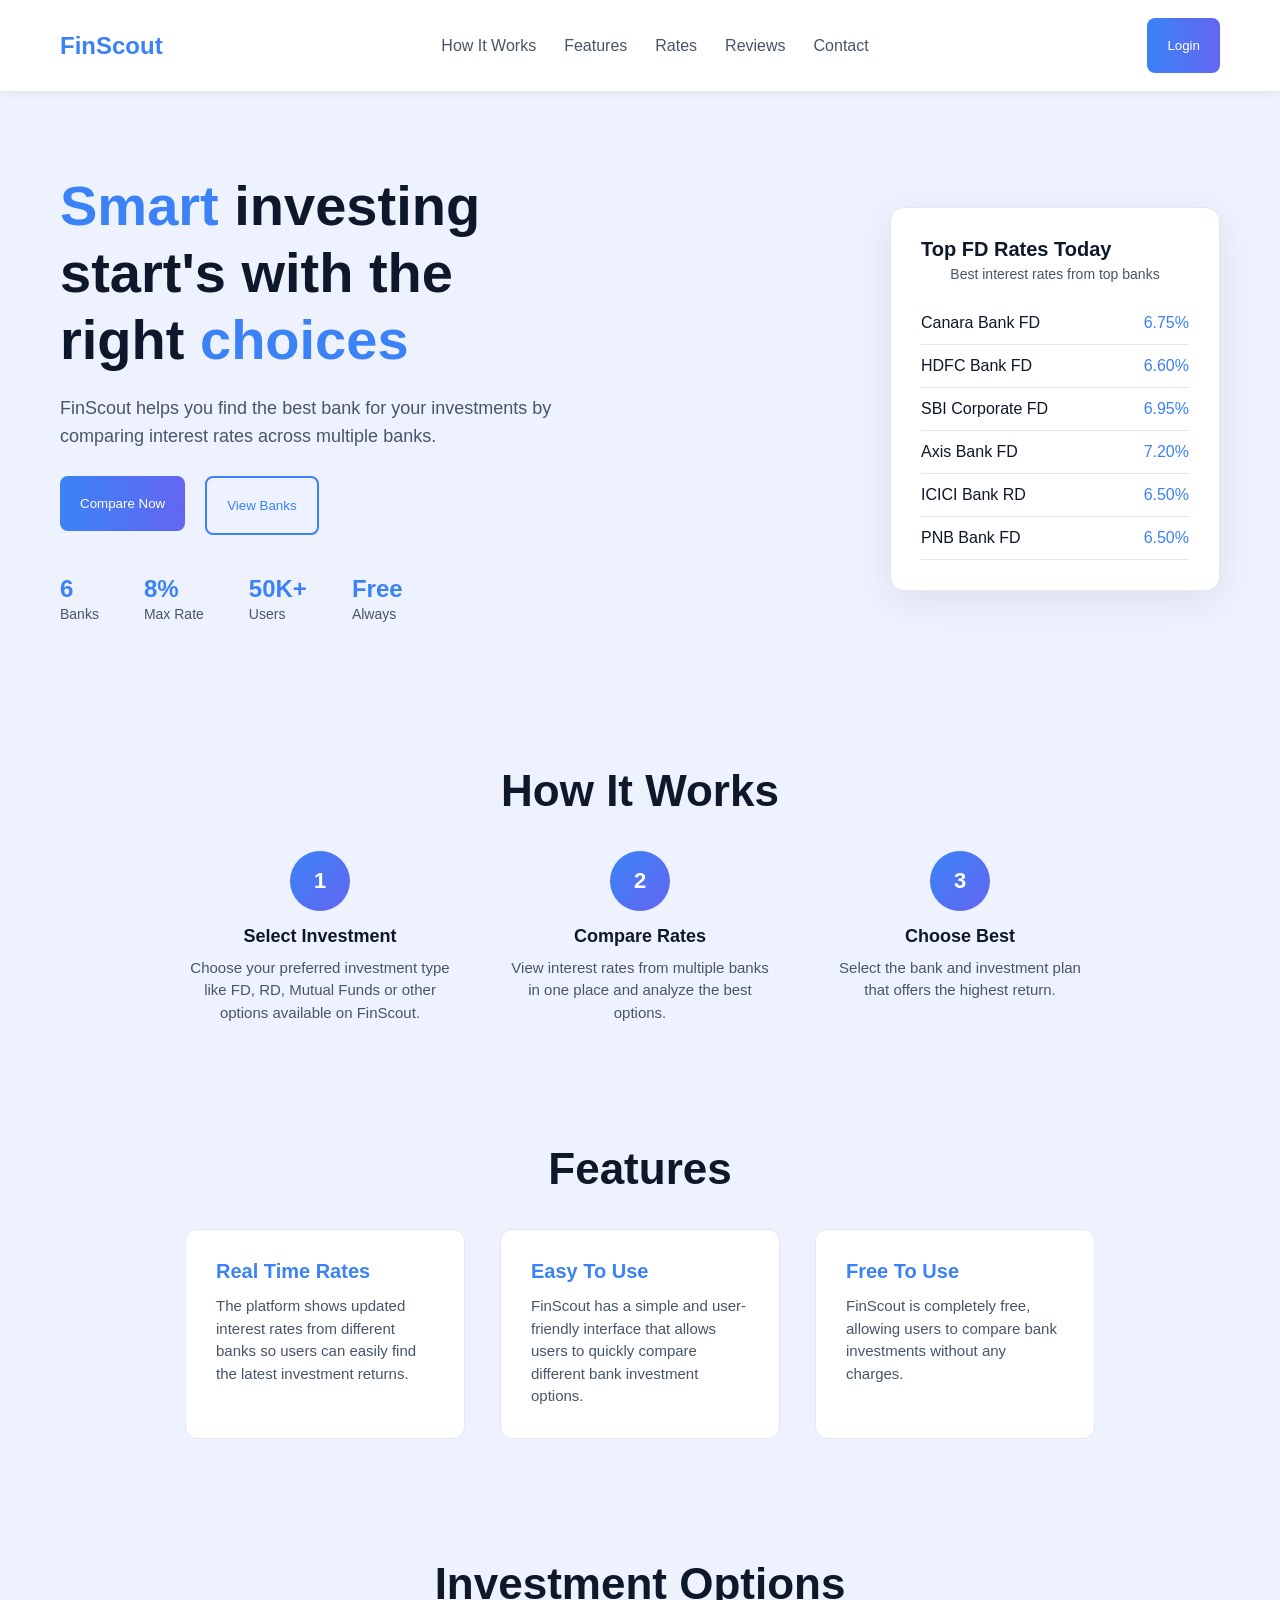
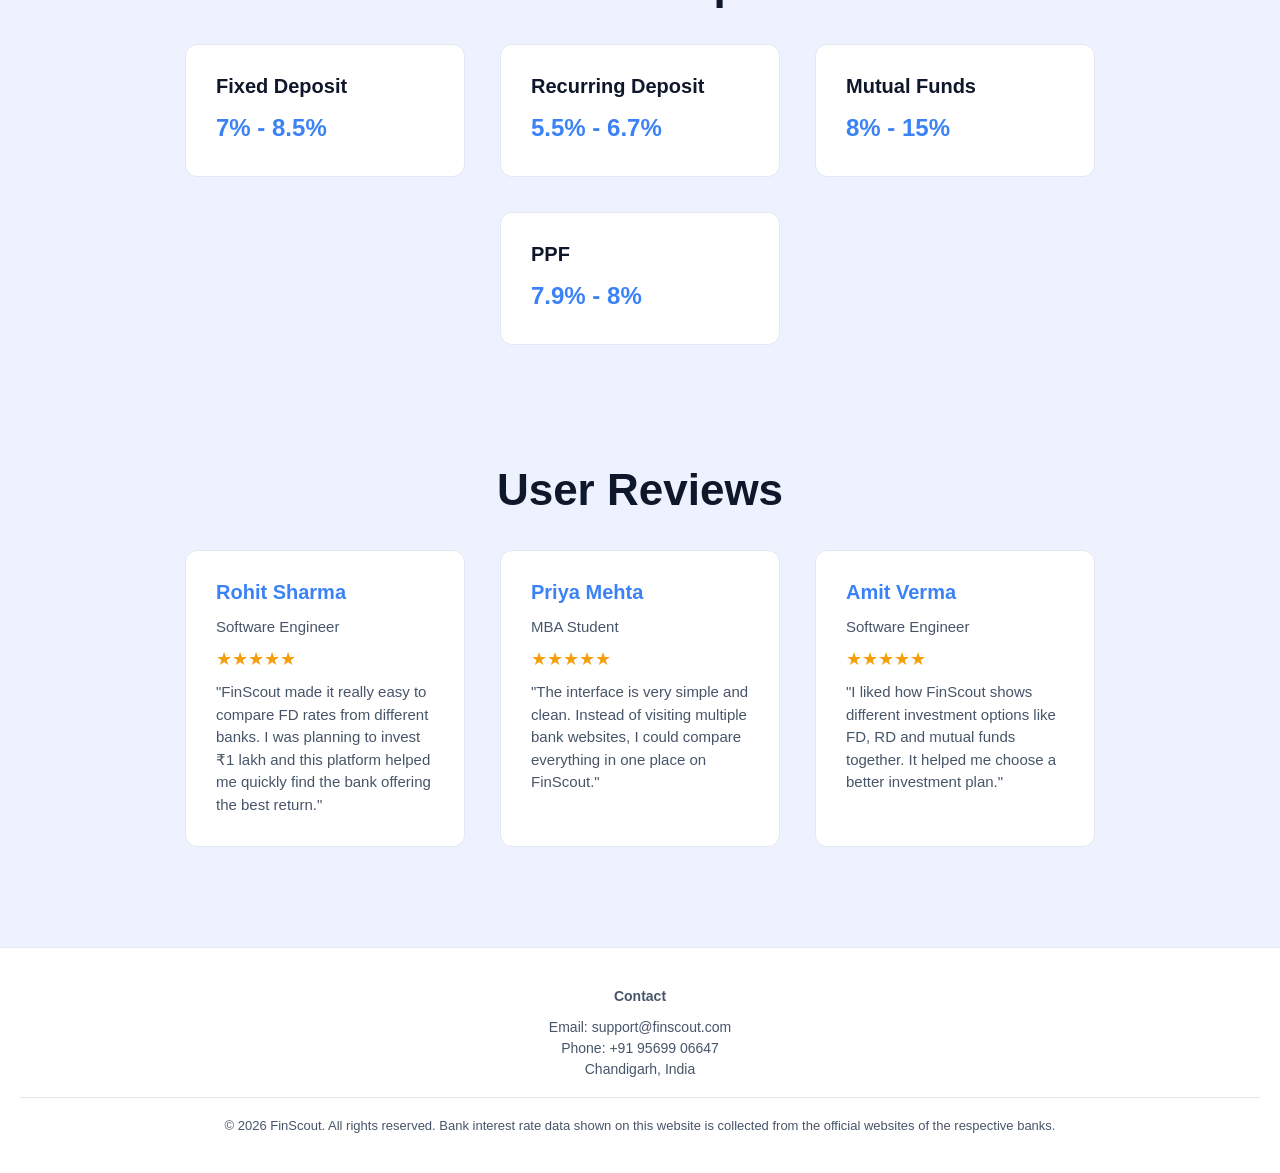
<file: index.html>
<!DOCTYPE html>
<html>

<head>
    <meta charset="UTF-8">
    <title>FinScout</title>
    <link rel="stylesheet" href="index.css">
</head>
<body>
    <nav class="nav">
        <div class="logo">FinScout</div>
        <ul class="menu">
            <li><a href="#work">How It Works</a></li>
            <li><a href="#features">Features</a></li>
            <li><a href="#rates">Rates</a></li>
            <li><a href="#reviews">Reviews</a></li>
            <li><a href="#footerContent">Contact</a></li>
        </ul>
        <a href="login.html"><button class="start">Login</button></a>
    </nav>

    <section class="top">

        <div class="left">
            <h1><span>Smart</span> investing start's with the right <span>choices</span></h1>
            <p>FinScout helps you find the best bank for your investments by comparing interest rates across multiple
                banks.</p>

            <div class="buttons">
                <a href="investment.html"><button>Compare Now</button></a>
                <a href="banks.html"><button class="outline">View Banks</button></a>
            </div>

            <div class="stats">
                <div>
                    <h2>6</h2>
                    <p>Banks</p>
                </div>
                <div>
                    <h2>8%</h2>
                    <p>Max Rate</p>
                </div>
                <div>
                    <h2>50K+</h2>
                    <p>Users</p>
                </div>
                <div>
                    <h2>Free</h2>
                    <p>Always</p>
                </div>
            </div>
        </div>

        <div class="ratesBox">
            <h3>Top FD Rates Today</h3>
            <p class="small">Best interest rates from top banks</p>

            <div class="rateRow">
                <p>Canara Bank FD</p><span>6.75%</span>
            </div>
            <div class="rateRow">
                <p>HDFC Bank FD</p><span>6.60%</span>
            </div>
            <div class="rateRow">
                <p>SBI Corporate FD</p><span>6.95%</span>
            </div>
            <div class="rateRow">
                <p>Axis Bank FD</p><span>7.20%</span>
            </div>
            <div class="rateRow">
                <p>ICICI Bank RD</p><span>6.50%</span>
            </div>
            <div class="rateRow">
                <p>PNB Bank FD</p><span>6.50%</span>
            </div>

        </div>
    </section>

    <section id="work" class="section">
        <h2>How It Works</h2>

        <div class="steps">

            <div class="step">
                <div class="circle">1</div>
                <h3>Select Investment</h3>
                <p>Choose your preferred investment type like FD, RD, Mutual Funds or other options available on
                    FinScout.</p>
            </div>

            <div class="step">
                <div class="circle">2</div>
                <h3>Compare Rates</h3>
                <p>View interest rates from multiple banks in one place and analyze the best options.</p>
            </div>

            <div class="step">
                <div class="circle">3</div>
                <h3>Choose Best</h3>
                <p>Select the bank and investment plan that offers the highest return.</p>
            </div>

        </div>
    </section>

    <section id="features" class="section">
        <h2>Features</h2>

        <div class="cards">

            <div class="card">
                <h3>Real Time Rates</h3>
                <p>The platform shows updated interest rates from different banks so users can easily find the latest
                    investment returns.</p>
            </div>

            <div class="card">
                <h3>Easy To Use</h3>
                <p>FinScout has a simple and user-friendly interface that allows users to quickly compare different bank
                    investment options.</p>
            </div>

            <div class="card">
                <h3>Free To Use</h3>
                <p>FinScout is completely free, allowing users to compare bank investments without any charges.</p>
            </div>

        </div>
    </section>

    <section id="rates" class="section">
        <h2>Investment Options</h2>

        <div class="cards">
            <div class="card">
                <h3>Fixed Deposit</h3>
                <p>7% - 8.5%</p>
            </div>
            <div class="card">
                <h3>Recurring Deposit</h3>
                <p>5.5% - 6.7%</p>
            </div>
            <div class="card">
                <h3>Mutual Funds</h3>
                <p>8% - 15%</p>
            </div>
            <div class="card">
                <h3>PPF</h3>
                <p>7.9% - 8%</p>
            </div>
        </div>

    </section>

    <section id="reviews" class="section">
        <h2>User Reviews</h2>

        <div class="cards">

            <div class="card">
                <h3>Rohit Sharma</h3>
                <p class="profession">Software Engineer</p>
                <p class="stars">★★★★★</p>
                <p>"FinScout made it really easy to compare FD rates from different banks. I was planning to invest ₹1
                    lakh and this platform helped me quickly find the bank offering the best return."</p>
            </div>

            <div class="card">
                <h3>Priya Mehta</h3>
                <p class="profession">MBA Student</p>
                <p class="stars">★★★★★</p>
                <p>"The interface is very simple and clean. Instead of visiting multiple bank websites, I could compare
                    everything in one place on FinScout."</p>
            </div>

            <div class="card">
                <h3>Amit Verma</h3>
                <p class="profession">Software Engineer</p>
                <p class="stars">★★★★★</p>
                <p>"I liked how FinScout shows different investment options like FD, RD and mutual funds together. It
                    helped me choose a better investment plan."</p>
            </div>

        </div>
    </section>

    <footer class="footer">
        <div id="footerContent" class="footerContent">

            <div class="footerContact">
                <h4>Contact</h4>
                <p>Email: support@finscout.com</p>
                <p>Phone: +91 95699 06647</p>
                <p>Chandigarh, India</p>
            </div>

        </div>

        <div class="footerBottom">
            <p>© 2026 FinScout. All rights reserved. Bank interest rate data shown on this website is collected from the
                official websites of the respective banks.</p>
        </div>

    </footer>

</body>

</html>
</file>
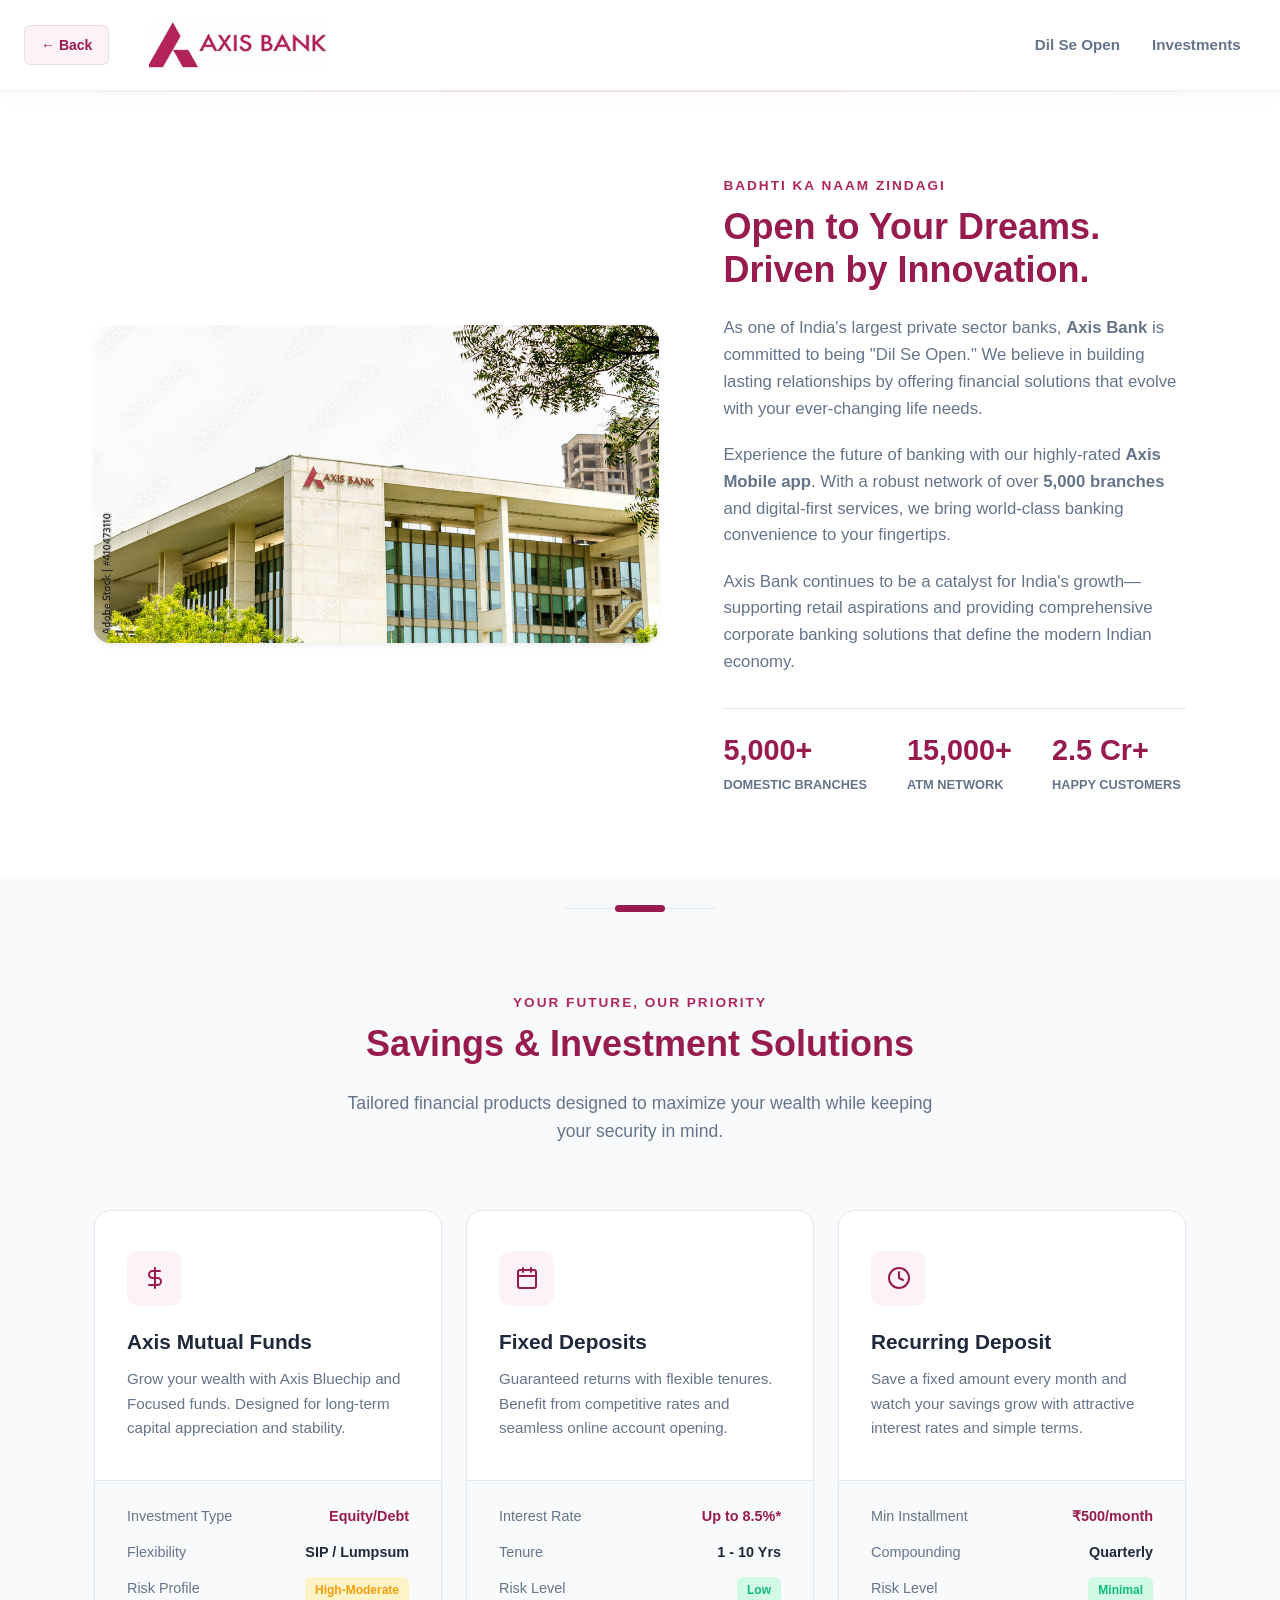
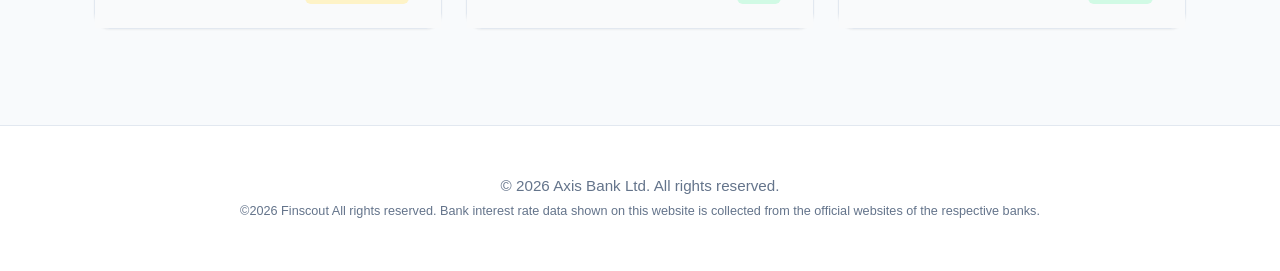
<file: axis.html>
<!DOCTYPE html>
<html lang="en">

<head>
    <meta charset="UTF-8">
    <meta name="viewport" content="width=device-width, initial-scale=1.0">
    <title>Axis Bank - Badhti Ka Naam Zindagi</title>
    <link rel="preconnect" href="https://fonts.googleapis.com">
    <link rel="preconnect" href="https://fonts.gstatic.com" crossorigin>

    <link rel="stylesheet" href="axis.css">
</head>

<body>

    <header class="sticky-header">

        <div class="back-btn-wrapper">
            <a href="#" onclick="goBack(); return false;" class="back-btn">
                &larr; Back
            </a>
        </div>
        <div class="container header-container">
            <div class="logo-area">
                <img src="imgaxl.jpeg" alt="Axis Bank Logo" class="logo-image">
            </div>

            <nav class="main-nav">
                <ul>
                    <li><a href="#about">Dil Se Open</a></li>
                    <li><a href="#programs">Investments</a></li>
                </ul>
            </nav>
        </div>
    </header>
    <script>
    function goBack() {
    if (history.length > 1) {
        history.back();
    } else {
        window.location.href = "banks.html";
    }
}
    </script>
    <main>

        <div class="top-separator"></div>

        <section id="about" class="about-section">
            
            <div class="container about-container">
                <div class="about-image-wrapper">
                    <img src="Axis bank hq.jpg" alt="Axis Bank Building" class="about-image">
                </div>

                <div class="about-content">
                    <span class="section-subtitle">Badhti Ka Naam Zindagi</span>
                    <h2 class="section-title">Open to Your Dreams. <br>Driven by Innovation.</h2>
                    <p>
                        As one of India's largest private sector banks, <strong>Axis Bank</strong> is committed to being
                        "Dil Se Open." We believe in building lasting relationships by offering financial solutions that
                        evolve with your ever-changing life needs.
                    </p>
                    <p>
                        Experience the future of banking with our highly-rated <strong>Axis Mobile app</strong>. With a
                        robust network of over <strong>5,000 branches</strong> and digital-first services, we bring
                        world-class banking convenience to your fingertips.
                    </p>
                    <p>
                        Axis Bank continues to be a catalyst for India's growth—supporting retail aspirations and
                        providing comprehensive corporate banking solutions that define the modern Indian economy.
                    </p>

                    <div class="stats-row">
                        <div class="stat-item">
                            <h3>5,000+</h3>
                            <span>Domestic Branches</span>
                        </div>
                        <div class="stat-item">
                            <h3>15,000+</h3>
                            <span>ATM Network</span>
                        </div>
                        <div class="stat-item">
                            <h3>2.5 Cr+</h3>
                            <span>Happy Customers</span>
                        </div>
                    </div>
                </div>
            </div>
        </section>

        <div class="separator-container">
            <div class="separator-line"></div>
        </div>

        <section id="programs" class="programs-section">
            <div class="container">
                <div class="programs-header">
                    <span class="section-subtitle">Your Future, Our Priority</span>
                    <h2 class="section-title">Savings & Investment Solutions</h2>
                    <p class="section-desc">Tailored financial products designed to maximize your wealth while keeping
                        your security in mind.</p>
                </div>

                <div class="cards-grid">

                    <div class="program-card">
                        <div class="card-content">
                            <div class="card-icon">
                                <svg width="24" height="24" viewBox="0 0 24 24" fill="none" stroke="currentColor"
                                    stroke-width="2" stroke-linecap="round" stroke-linejoin="round">
                                    <path d="M12 2v20M17 5H9.5a3.5 3.5 0 0 0 0 7h5a3.5 3.5 0 0 1 0 7H6" />
                                </svg>
                            </div>
                            <h3 class="card-title">Axis Mutual Funds</h3>
                            <p class="card-desc">Grow your wealth with Axis Bluechip and Focused funds. Designed for
                                long-term capital appreciation and stability.</p>
                        </div>
                        <div class="card-footer">
                            <div class="info-row">
                                <span class="info-label">Investment Type</span>
                                <span class="info-value highlight">Equity/Debt</span>
                            </div>
                            <div class="info-row">
                                <span class="info-label">Flexibility</span>
                                <span class="info-value">SIP / Lumpsum</span>
                            </div>
                            <div class="info-row">
                                <span class="info-label">Risk Profile</span>
                                <span class="info-value risk-moderate">High-Moderate</span>
                            </div>
                        </div>
                    </div>

                    <div class="program-card">
                        <div class="card-content">
                            <div class="card-icon">
                                <svg width="24" height="24" viewBox="0 0 24 24" fill="none" stroke="currentColor"
                                    stroke-width="2" stroke-linecap="round" stroke-linejoin="round">
                                    <rect x="3" y="4" width="18" height="18" rx="2" ry="2" />
                                    <line x1="16" y1="2" x2="16" y2="6" />
                                    <line x1="8" y1="2" x2="8" y2="6" />
                                    <line x1="3" y1="10" x2="21" y2="10" />
                                </svg>
                            </div>
                            <h3 class="card-title">Fixed Deposits</h3>
                            <p class="card-desc">Guaranteed returns with flexible tenures. Benefit from competitive
                                rates and seamless online account opening.</p>
                        </div>
                        <div class="card-footer">
                            <div class="info-row">
                                <span class="info-label">Interest Rate</span>
                                <span class="info-value highlight">Up to 8.5%*</span>
                            </div>
                            <div class="info-row">
                                <span class="info-label">Tenure</span>
                                <span class="info-value">1 - 10 Yrs</span>
                            </div>
                            <div class="info-row">
                                <span class="info-label">Risk Level</span>
                                <span class="info-value risk-low">Low</span>
                            </div>
                        </div>
                    </div>

                    <div class="program-card">
                        <div class="card-content">
                            <div class="card-icon">
                                <svg width="24" height="24" viewBox="0 0 24 24" fill="none" stroke="currentColor"
                                    stroke-width="2" stroke-linecap="round" stroke-linejoin="round">
                                    <circle cx="12" cy="12" r="10" />
                                    <polyline points="12 6 12 12 16 14" />
                                </svg>
                            </div>
                            <h3 class="card-title">Recurring Deposit</h3>
                            <p class="card-desc">Save a fixed amount every month and watch your savings grow with
                                attractive interest rates and simple terms.</p>
                        </div>
                        <div class="card-footer">
                            <div class="info-row">
                                <span class="info-label">Min Installment</span>
                                <span class="info-value highlight">₹500/month</span>
                            </div>
                            <div class="info-row">
                                <span class="info-label">Compounding</span>
                                <span class="info-value">Quarterly</span>
                            </div>
                            <div class="info-row">
                                <span class="info-label">Risk Level</span>
                                <span class="info-value risk-low">Minimal</span>
                            </div>
                        </div>
                    </div>

                </div>
            </div>
        </section>

    </main>

    <footer>
        <div class="container footer-content">
            <p>&copy; 2026 Axis Bank Ltd. All rights reserved. <br><small>&copy;2026 Finscout All rights reserved. Bank
                    interest rate data shown on this website is collected from the official websites of the respective
                    banks.</small></p>
        </div>
    </footer>

</body>

</html>
</file>
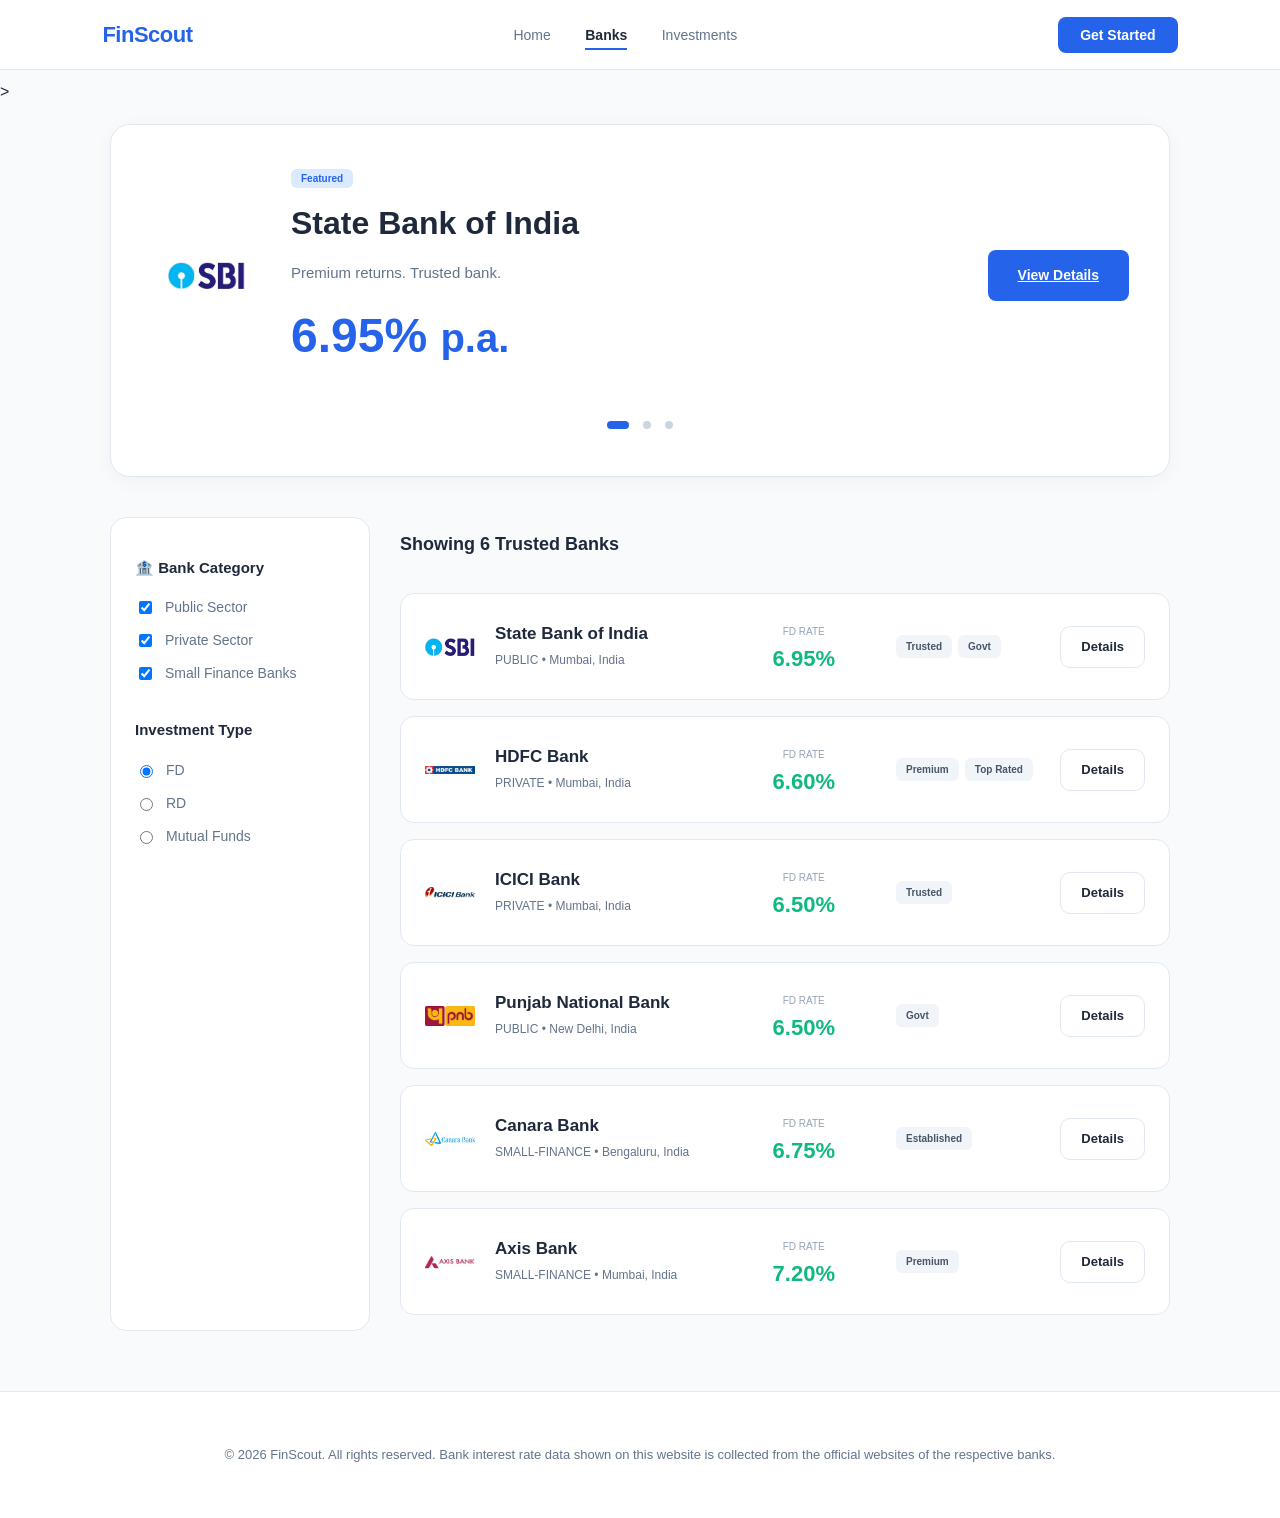
<file: banks.html>
<!DOCTYPE html>>
<html lang="en">

<head>
    <meta charset="UTF-8">
    <meta name="viewport" content="width=device-width, initial-scale=1.0">
    <title>FinScout - Banking & Investments</title>
    
    <link rel="stylesheet" href="banks.css">
    <script src="banks.js"></script>
</head>

<body>

    <header class="navbar">
        <div class="logo">FinScout<span></span></div>
        <nav class="nav-links">
            <a href="index.html">Home</a>
            <a href="banks.html" class="active">Banks</a>
            <a href="investment.html">Investments</a>
        </nav>
        <a href="login.html" class="btn-get-started-link">
            <button class="btn-get-started">Get Started</button>
        </a>
    </header>

    <main class="container">

        <section class="hero-carousel" id="hero-section">
            <div id="carousel-track">
            </div>
            <div class="carousel-dots" id="carousel-dots">
                <span class="dot active"></span>
                <span class="dot"></span>
                <span class="dot"></span>
            </div>
        </section>

        <div class="content-layout">
            <aside class="sidebar">
                <div class="filter-group">
                    <h3>🏦 Bank Category</h3>
                    <label><input type="checkbox" class="category-filter" value="public" checked> Public Sector</label>
                    <label><input type="checkbox" class="category-filter" value="private" checked> Private
                        Sector</label>
                    <label><input type="checkbox" class="category-filter" value="small-finance" checked> Small Finance
                        Banks</label>
                </div>

                <div class="filter-group">
                    <h3>Investment Type</h3>
                    <label><input type="radio" name="invest-type" value="fd" checked> FD</label>
                    <label><input type="radio" name="invest-type" value="rd"> RD</label>
                    <label><input type="radio" name="invest-type" value="mf"> Mutual Funds</label>
                </div>
            </aside>

            <section class="bank-list-section">
                <div class="list-header">
                    <h2 id="bank-count-text">Showing 6 Trusted Banks</h2>
                    
                </div>
                <div id="bank-cards-container">
                </div>
            </section>
        </div>
    </main>

    <footer class="footer">
        <div class="footerBottom">
            <p>© 2026 FinScout. All rights reserved. Bank interest rate data shown on this website is collected from the
                official websites of the respective banks.</p>
        </div>
    </footer>

</body>

</html>
</file>
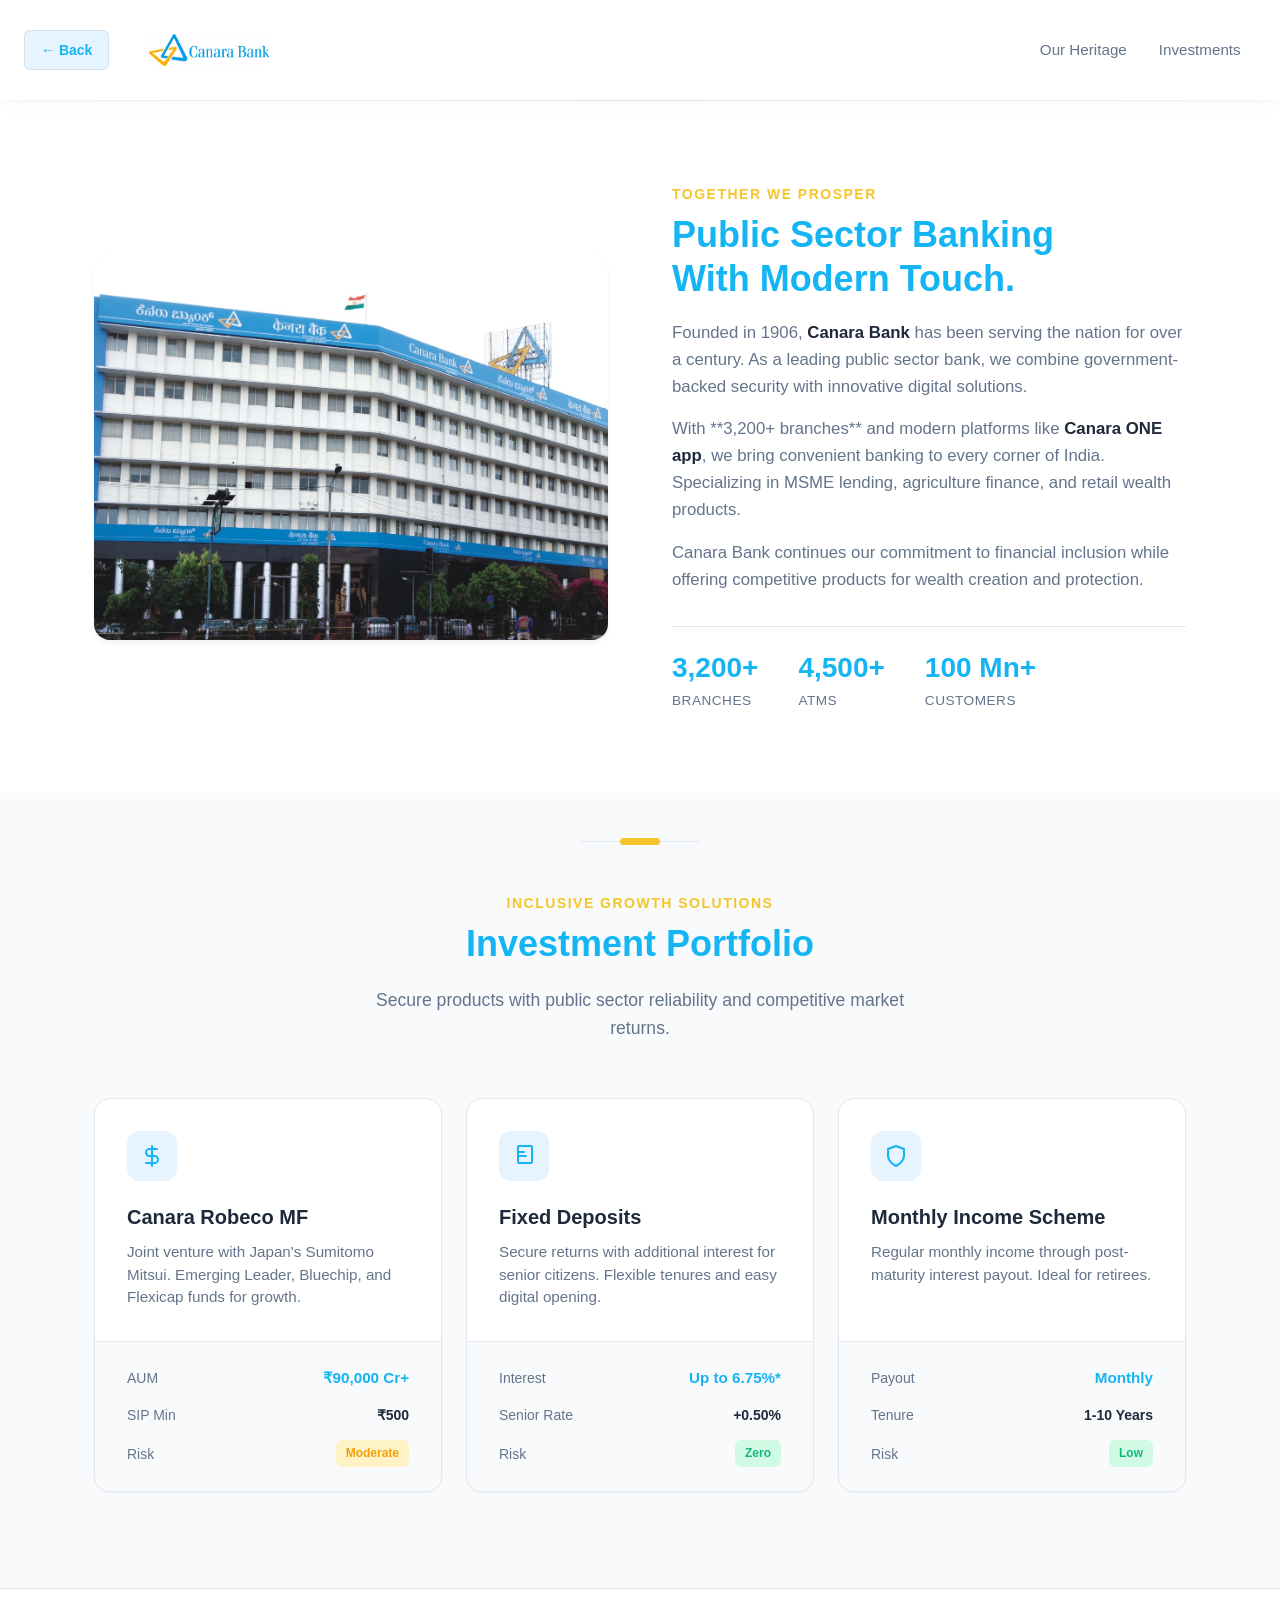
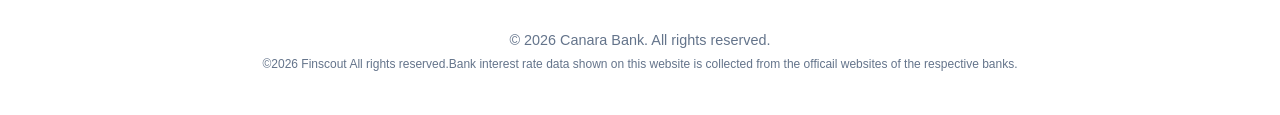
<file: canara.html>
<!DOCTYPE html>
<html lang="en">

<head>
    <meta charset="UTF-8">
    <meta name="viewport" content="width=device-width, initial-scale=1.0">
    <title>Canara Bank - Together We Prosper</title>
    <link rel="stylesheet" href="canara.css">

</head>

<body>

    <header class="sticky-header">

        <div class="back-btn-wrapper">
            <a href="#" onclick="goBack(); return false;" class="back-btn">
                &larr; Back
            </a>
        </div>


        <div class="container header-container">
            <div class="logo-area">
                <img src="imgcl.jpeg" alt="Canara Bank Logo" class="logo-image">
            </div>

            <nav class="main-nav">
                <ul>
                    <li><a href="#about">Our Heritage</a></li>
                    <li><a href="#programs">Investments</a></li>
                </ul>
            </nav>
        </div>
    </header>

    <script>
    function goBack() {
    if (history.length > 1) {
        history.back();
    } else {
        window.location.href = "banks.html";
    }
}
    </script>
    <main>

        <div class="top-separator"></div>

        <section id="about" class="about-section">
            <div class="container about-container">
                <div class="about-image-wrapper">
                    <img src="canarahq.jpeg" alt="Canara Bank HQ" class="about-image">
                </div>

                <div class="about-content">
                    <span class="section-subtitle">Together We Prosper</span>
                    <h2 class="section-title">Public Sector Banking <br>With Modern Touch.</h2>
                    <p>
                        Founded in 1906, <strong>Canara Bank</strong> has been serving the nation for over a century. As
                        a leading public sector bank, we combine government-backed security with innovative digital
                        solutions.
                    </p>
                    <p>
                        With **3,200+ branches** and modern platforms like <strong>Canara ONE app</strong>, we bring
                        convenient banking to every corner of India. Specializing in MSME lending, agriculture finance,
                        and retail wealth products.
                    </p>
                    <p>
                        Canara Bank continues our commitment to financial inclusion while offering competitive products
                        for wealth creation and protection.
                    </p>

                    <div class="stats-row">
                        <div class="stat-item">
                            <h3>3,200+</h3>
                            <span>Branches</span>
                        </div>
                        <div class="stat-item">
                            <h3>4,500+</h3>
                            <span>ATMs</span>
                        </div>
                        <div class="stat-item">
                            <h3>100 Mn+</h3>
                            <span>Customers</span>
                        </div>
                    </div>
                </div>
            </div>
        </section>

        <div class="separator-container">
            <div class="separator-line"></div>
        </div>

        <section id="programs" class="programs-section">
            <div class="container">
                <div class="programs-header">
                    <span class="section-subtitle">Inclusive Growth Solutions</span>
                    <h2 class="section-title">Investment Portfolio</h2>
                    <p class="section-desc">Secure products with public sector reliability and competitive market
                        returns.</p>
                </div>

                <div class="cards-grid">

                    <div class="program-card">
                        <div class="card-content">
                            <div class="card-icon">
                                <svg width="24" height="24" viewBox="0 0 24 24" fill="none" stroke="currentColor"
                                    stroke-width="2" stroke-linecap="round" stroke-linejoin="round">
                                    <path d="M12 2v20M17 5H9.5a3.5 3.5 0 0 0 0 7h5a3.5 3.5 0 0 1 0 7H6" />
                                </svg>
                            </div>
                            <h3 class="card-title">Canara Robeco MF</h3>
                            <p class="card-desc">Joint venture with Japan's Sumitomo Mitsui. Emerging Leader, Bluechip,
                                and Flexicap funds for growth.</p>
                        </div>
                        <div class="card-footer">
                            <div class="info-row">
                                <span class="info-label">AUM</span>
                                <span class="info-value highlight">₹90,000 Cr+</span>
                            </div>
                            <div class="info-row">
                                <span class="info-label">SIP Min</span>
                                <span class="info-value">₹500</span>
                            </div>
                            <div class="info-row">
                                <span class="info-label">Risk</span>
                                <span class="info-value risk-moderate">Moderate</span>
                            </div>
                        </div>
                    </div>

                    <div class="program-card">
                        <div class="card-content">
                            <div class="card-icon">
                                <svg width="24" height="24" viewBox="0 0 24 24" fill="none" stroke="currentColor"
                                    stroke-width="2" stroke-linecap="round" stroke-linejoin="round">
                                    <path d="M6 3v15a1 1 0 0 0 1 1h12a1 1 0 0 0 1-1V3a1 1 0 0 0-1-1H7a1 1 0 0 0-1 1z" />
                                    <path d="M6 8h6" />
                                    <path d="M6 12h8" />
                                </svg>
                            </div>
                            <h3 class="card-title">Fixed Deposits</h3>
                            <p class="card-desc">Secure returns with additional interest for senior citizens. Flexible
                                tenures and easy digital opening.</p>
                        </div>
                        <div class="card-footer">
                            <div class="info-row">
                                <span class="info-label">Interest</span>
                                <span class="info-value highlight">Up to 6.75%*</span>
                            </div>
                            <div class="info-row">
                                <span class="info-label">Senior Rate</span>
                                <span class="info-value">+0.50%</span>
                            </div>
                            <div class="info-row">
                                <span class="info-label">Risk</span>
                                <span class="info-value risk-low">Zero</span>
                            </div>
                        </div>
                    </div>

                    <div class="program-card">
                        <div class="card-content">
                            <div class="card-icon">
                                <svg width="24" height="24" viewBox="0 0 24 24" fill="none" stroke="currentColor"
                                    stroke-width="2" stroke-linecap="round" stroke-linejoin="round">
                                    <path d="M12 22s8-4 8-10V5l-8-3-8 3v7c0 6 8 10 8 10z" />
                                </svg>
                            </div>
                            <h3 class="card-title">Monthly Income Scheme</h3>
                            <p class="card-desc">Regular monthly income through post-maturity interest payout. Ideal for
                                retirees.</p>
                        </div>
                        <div class="card-footer">
                            <div class="info-row">
                                <span class="info-label">Payout</span>
                                <span class="info-value highlight">Monthly</span>
                            </div>
                            <div class="info-row">
                                <span class="info-label">Tenure</span>
                                <span class="info-value">1-10 Years</span>
                            </div>
                            <div class="info-row">
                                <span class="info-label">Risk</span>
                                <span class="info-value risk-low">Low</span>
                            </div>
                        </div>
                    </div>
                </div>
            </div>
        </section>

    </main>

    <footer>
        <div class="container footer-content">
            <p>&copy; 2026 Canara Bank. All rights reserved. <br><small>&copy;2026 Finscout All rights reserved.Bank
                    interest rate data shown on this website is collected from the officail websites of the respective
                    banks. </small></p>
        </div>
    </footer>

</body>

</html>
</file>
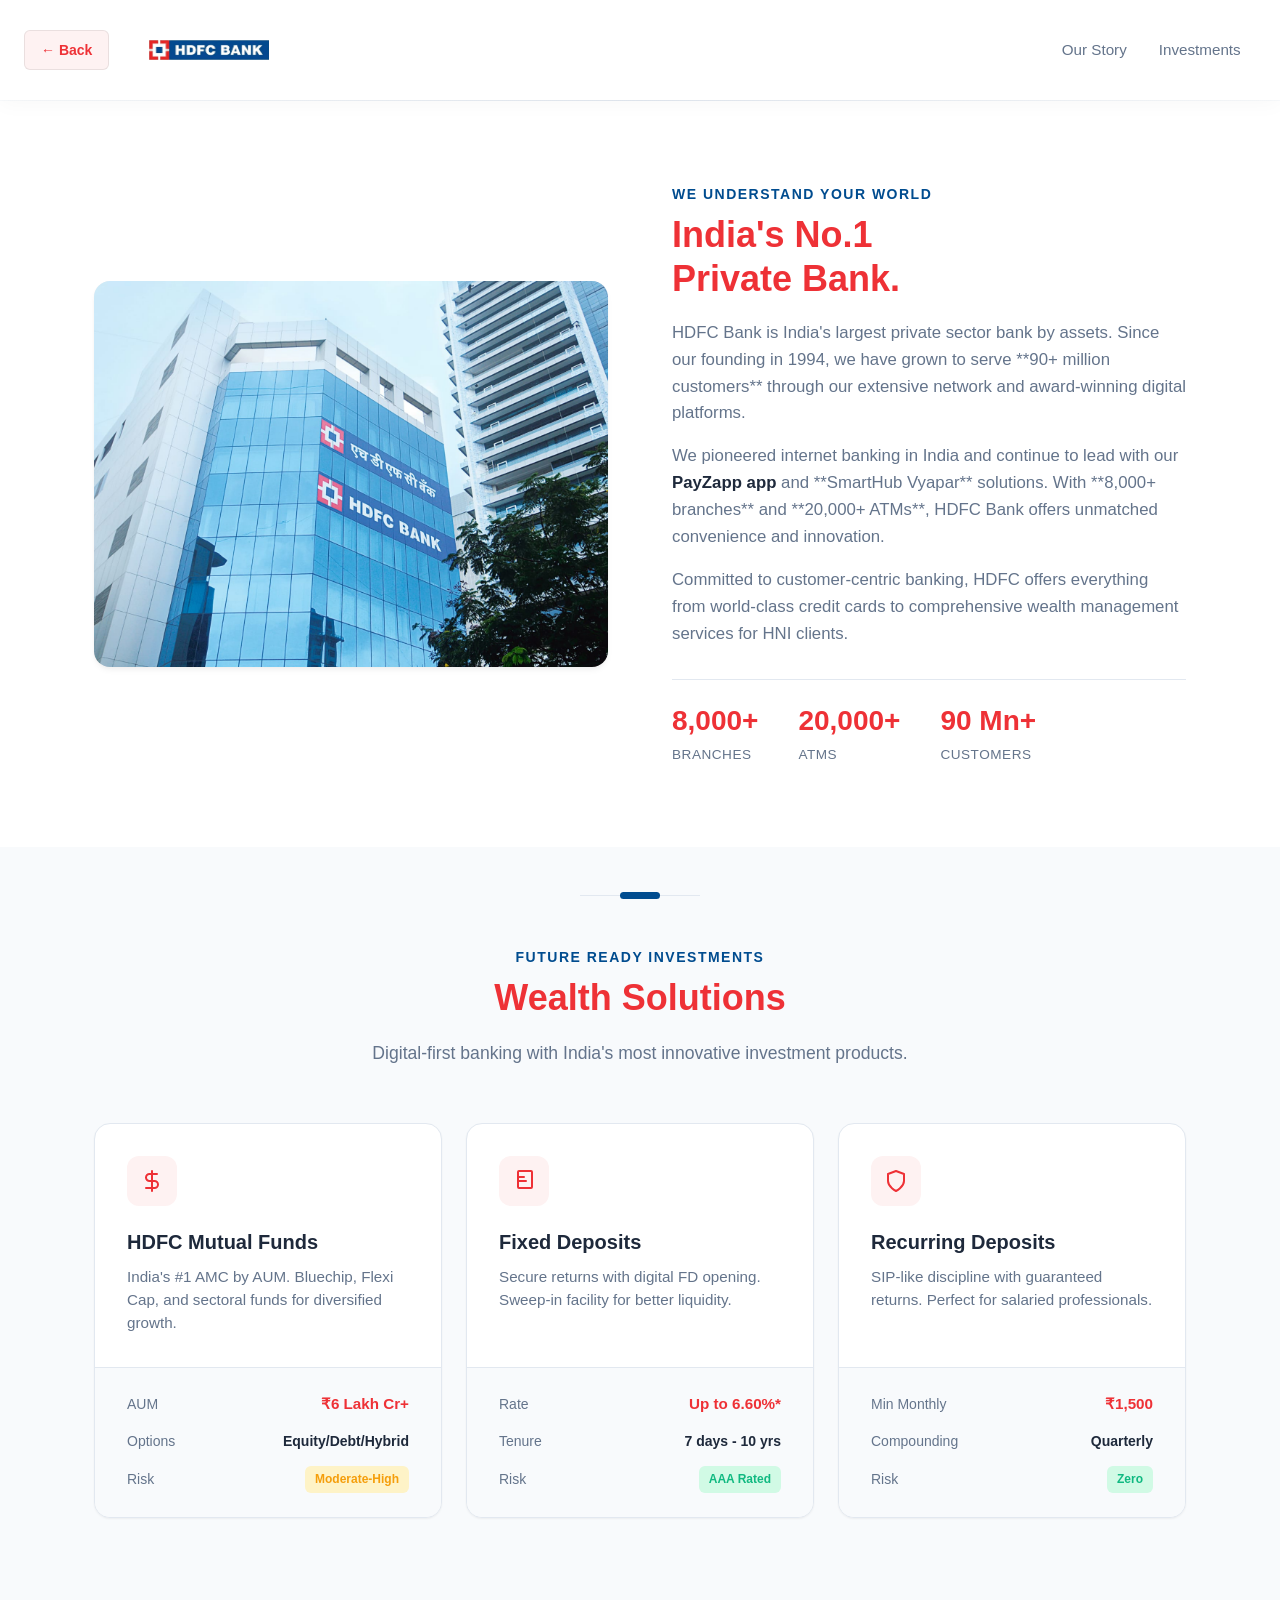
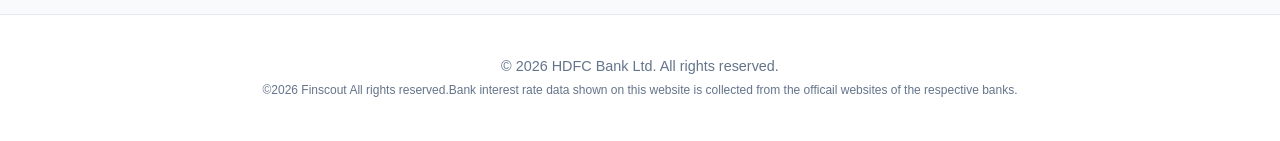
<file: hdfc.html>
<!DOCTYPE html>
<html lang="en">

<head>
    <meta charset="UTF-8">
    <meta name="viewport" content="width=device-width, initial-scale=1.0">
    <title>HDFC Bank - We Understand Your World</title>
    <link rel="stylesheet" href="hdfc.css">

</head>

<body>

    <header class="sticky-header">
        <div class="back-btn-wrapper">
            <a href="#" onclick="goBack(); return false;" class="back-btn">
                &larr; Back
            </a>
        </div>
        <div class="container header-container">
            <div class="logo-area">
                <img src="imghdfc.jpeg" alt="HDFC Logo" class="logo-image">
            </div>

            <nav class="main-nav">
                <ul>
                    <li><a href="#about">Our Story</a></li>
                    <li><a href="#programs">Investments</a></li>
                </ul>
            </nav>
        </div>
    </header>
    <script>
    function goBack() {
    if (history.length > 1) {
        history.back();
    } else {
        window.location.href = "banks.html";
    }
}
    </script>

    <main>

        <div class="top-separator"></div>

        <section id="about" class="about-section">
            <div class="container about-container">
                <div class="about-image-wrapper">
                    <img src="HDFC.jpeg" alt="HDFC HQ" class="about-image">
                </div>

                <div class="about-content">
                    <span class="section-subtitle">We Understand Your World</span>
                    <h2 class="section-title">India's No.1 <br>Private Bank.</h2>
                    <p>
                        HDFC Bank is India's largest private sector bank by assets. Since our founding in 1994, we have
                        grown to serve **90+ million customers** through our extensive network and award-winning digital
                        platforms.
                    </p>
                    <p>
                        We pioneered internet banking in India and continue to lead with our <strong>PayZapp
                            app</strong> and
                        **SmartHub Vyapar** solutions. With **8,000+ branches** and **20,000+ ATMs**, HDFC Bank
                        offers unmatched convenience and innovation.
                    </p>
                    <p>
                        Committed to customer-centric banking, HDFC offers everything from world-class credit cards to
                        comprehensive wealth management services for HNI clients.
                    </p>

                    <div class="stats-row">
                        <div class="stat-item">
                            <h3>8,000+</h3>
                            <span>Branches</span>
                        </div>
                        <div class="stat-item">
                            <h3>20,000+</h3>
                            <span>ATMs</span>
                        </div>
                        <div class="stat-item">
                            <h3>90 Mn+</h3>
                            <span>Customers</span>
                        </div>
                    </div>
                </div>
            </div>
        </section>

        <div class="separator-container">
            <div class="separator-line"></div>
        </div>

        <section id="programs" class="programs-section">
            <div class="container">
                <div class="programs-header">
                    <span class="section-subtitle">Future Ready Investments</span>
                    <h2 class="section-title">Wealth Solutions</h2>
                    <p class="section-desc">Digital-first banking with India's most innovative investment products.</p>
                </div>

                <div class="cards-grid">

                    <div class="program-card">
                        <div class="card-content">
                            <div class="card-icon">
                                <svg width="24" height="24" viewBox="0 0 24 24" fill="none" stroke="currentColor"
                                    stroke-width="2" stroke-linecap="round" stroke-linejoin="round">
                                    <path d="M12 2v20M17 5H9.5a3.5 3.5 0 0 0 0 7h5a3.5 3.5 0 0 1 0 7H6" />
                                </svg>
                            </div>
                            <h3 class="card-title">HDFC Mutual Funds</h3>
                            <p class="card-desc">India's #1 AMC by AUM. Bluechip, Flexi Cap, and sectoral funds for
                                diversified growth.</p>
                        </div>
                        <div class="card-footer">
                            <div class="info-row">
                                <span class="info-label">AUM</span>
                                <span class="info-value highlight">₹6 Lakh Cr+</span>
                            </div>
                            <div class="info-row">
                                <span class="info-label">Options</span>
                                <span class="info-value">Equity/Debt/Hybrid</span>
                            </div>
                            <div class="info-row">
                                <span class="info-label">Risk</span>
                                <span class="info-value risk-moderate">Moderate-High</span>
                            </div>
                        </div>
                    </div>

                    <div class="program-card">
                        <div class="card-content">
                            <div class="card-icon">
                                <svg width="24" height="24" viewBox="0 0 24 24" fill="none" stroke="currentColor"
                                    stroke-width="2" stroke-linecap="round" stroke-linejoin="round">
                                    <path d="M6 3v15a1 1 0 0 0 1 1h12a1 1 0 0 0 1-1V3a1 1 0 0 0-1-1H7a1 1 0 0 0-1 1z" />
                                    <path d="M6 8h6" />
                                    <path d="M6 12h8" />
                                </svg>
                            </div>
                            <h3 class="card-title">Fixed Deposits</h3>
                            <p class="card-desc">Secure returns with digital FD opening. Sweep-in facility for better
                                liquidity.</p>
                        </div>
                        <div class="card-footer">
                            <div class="info-row">
                                <span class="info-label">Rate</span>
                                <span class="info-value highlight">Up to 6.60%*</span>
                            </div>
                            <div class="info-row">
                                <span class="info-label">Tenure</span>
                                <span class="info-value">7 days - 10 yrs</span>
                            </div>
                            <div class="info-row">
                                <span class="info-label">Risk</span>
                                <span class="info-value risk-low">AAA Rated</span>
                            </div>
                        </div>
                    </div>

                    <div class="program-card">
                        <div class="card-content">
                            <div class="card-icon">
                                <svg width="24" height="24" viewBox="0 0 24 24" fill="none" stroke="currentColor"
                                    stroke-width="2" stroke-linecap="round" stroke-linejoin="round">
                                    <path d="M12 22s8-4 8-10V5l-8-3-8 3v7c0 6 8 10 8 10z" />
                                </svg>
                            </div>
                            <h3 class="card-title">Recurring Deposits</h3>
                            <p class="card-desc">SIP-like discipline with guaranteed returns. Perfect for salaried
                                professionals.</p>
                        </div>
                        <div class="card-footer">
                            <div class="info-row">
                                <span class="info-label">Min Monthly</span>
                                <span class="info-value highlight">₹1,500</span>
                            </div>
                            <div class="info-row">
                                <span class="info-label">Compounding</span>
                                <span class="info-value">Quarterly</span>
                            </div>
                            <div class="info-row">
                                <span class="info-label">Risk</span>
                                <span class="info-value risk-low">Zero</span>
                            </div>
                        </div>
                    </div>
                    
                </div>
            </div>
        </section>

    </main>

    <footer>
        <div class="container footer-content">
            <p>&copy; 2026 HDFC Bank Ltd. All rights reserved. <br><small>&copy;2026 Finscout All rights reserved.Bank
                    interest rate data shown on this website is collected from the officail websites of the respective
                    banks. </small></p>
        </div>
    </footer>

</body>

</html>
</file>
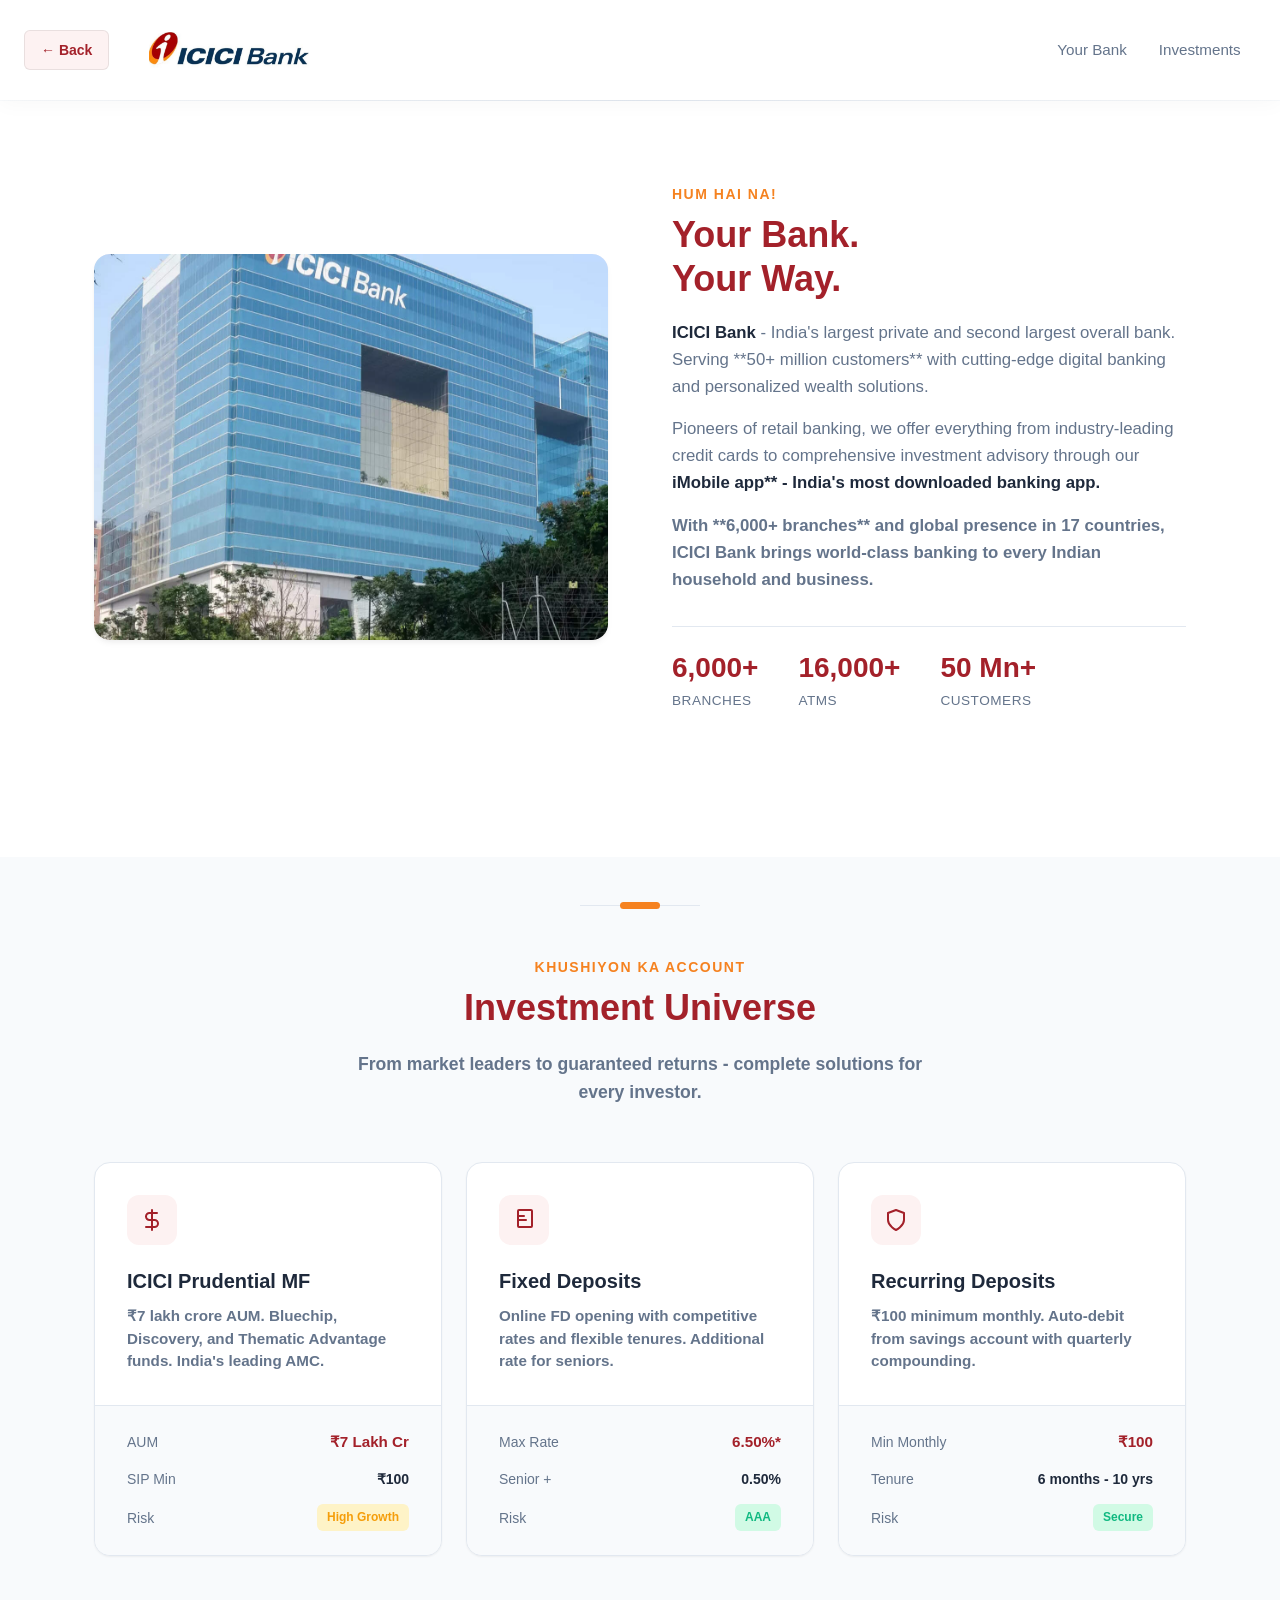
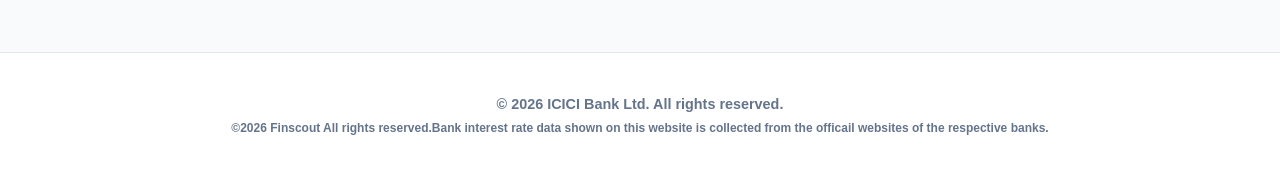
<file: icici.html>
<!DOCTYPE html>
<html lang="en">

<head>
    <meta charset="UTF-8">
    <meta name="viewport" content="width=device-width, initial-scale=1.0">
    <title>ICICI Bank - Hum Hai Na!</title>
    <link rel="stylesheet" href="icici.css">

</head>

<body>

    <header class="sticky-header">
        <div class="back-btn-wrapper">
            <a href="#" onclick="goBack(); return false;" class="back-btn">
                &larr; Back
            </a>
        </div>
        <div class="container header-container">
            <div class="logo-area">
                <img src="imgicici.jpeg" alt="ICICI Logo" class="logo-image">
            </div>

            <nav class="main-nav">
                <ul>
                    <li><a href="#about">Your Bank</a></li>
                    <li><a href="#programs">Investments</a></li>
                </ul>
            </nav>
        </div>
    </header>
    <script>
    function goBack() {
    if (history.length > 1) {
        history.back();
    } else {
        window.location.href = "banks.html";
    }
}
    </script>

    <main>

        <div class="top-separator"></div>

        <section id="about" class="about-section">
            <div class="container about-container">
                <div class="about-image-wrapper">
                    <img src="ICIC.jpeg" alt="ICICI HQ" class="about-image">
                </div>

                <div class="about-content">
                    <span class="section-subtitle">Hum Hai Na!</span>
                    <h2 class="section-title">Your Bank. <br>Your Way.</h2>
                    <p>
                        <strong>ICICI Bank</strong> - India's largest private and second largest overall bank. Serving
                        **50+ million customers** with cutting-edge digital banking and personalized wealth solutions.
                    </p>
                    <p>
                        Pioneers of retail banking, we offer everything from industry-leading credit cards to
                        comprehensive investment advisory through our <strong>iMobile app** - India's most downloaded
                            banking app.
                    </p>
                    <p>
                        With **6,000+ branches** and global presence in 17 countries, ICICI Bank brings world-class
                        banking to every Indian household and business.
                    </p>

                    <div class="stats-row">
                        <div class="stat-item">
                            <h3>6,000+</h3>
                            <span>Branches</span>
                        </div>
                        <div class="stat-item">
                            <h3>16,000+</h3>
                            <span>ATMs</span>
                        </div>
                        <div class="stat-item">
                            <h3>50 Mn+</h3>
                            <span>Customers</span>
                        </div>
                    </div>
                </div>
            </div>
        </section>

        <div class="separator-container">
            <div class="separator-line"></div>
        </div>

        <section id="programs" class="programs-section">
            <div class="container">
                <div class="programs-header">
                    <span class="section-subtitle">Khushiyon Ka Account</span>
                    <h2 class="section-title">Investment Universe</h2>
                    <p class="section-desc">From market leaders to guaranteed returns - complete solutions for every
                        investor.</p>
                </div>

                <div class="cards-grid">

                    <div class="program-card">
                        <div class="card-content">
                            <div class="card-icon">
                                <svg width="24" height="24" viewBox="0 0 24 24" fill="none" stroke="currentColor"
                                    stroke-width="2" stroke-linecap="round" stroke-linejoin="round">
                                    <path d="M12 2v20M17 5H9.5a3.5 3.5 0 0 0 0 7h5a3.5 3.5 0 0 1 0 7H6" />
                                </svg>
                            </div>
                            <h3 class="card-title">ICICI Prudential MF</h3>
                            <p class="card-desc">₹7 lakh crore AUM. Bluechip, Discovery, and Thematic Advantage funds.
                                India's leading AMC.</p>
                        </div>
                        <div class="card-footer">
                            <div class="info-row">
                                <span class="info-label">AUM</span>
                                <span class="info-value highlight">₹7 Lakh Cr</span>
                            </div>
                            <div class="info-row">
                                <span class="info-label">SIP Min</span>
                                <span class="info-value">₹100</span>
                            </div>
                            <div class="info-row">
                                <span class="info-label">Risk</span>
                                <span class="info-value risk-moderate">High Growth</span>
                            </div>
                        </div>
                    </div>

                    <div class="program-card">
                        <div class="card-content">
                            <div class="card-icon">
                                <svg width="24" height="24" viewBox="0 0 24 24" fill="none" stroke="currentColor"
                                    stroke-width="2" stroke-linecap="round" stroke-linejoin="round">
                                    <path d="M6 3v15a1 1 0 0 0 1 1h12a1 1 0 0 0 1-1V3a1 1 0 0 0-1-1H7a1 1 0 0 0-1 1z" />
                                    <path d="M6 8h6" />
                                    <path d="M6 12h8" />
                                </svg>
                            </div>
                            <h3 class="card-title">Fixed Deposits</h3>
                            <p class="card-desc">Online FD opening with competitive rates and flexible tenures.
                                Additional rate for seniors.</p>
                        </div>
                        <div class="card-footer">
                            <div class="info-row">
                                <span class="info-label">Max Rate</span>
                                <span class="info-value highlight">6.50%*</span>
                            </div>
                            <div class="info-row">
                                <span class="info-label">Senior +</span>
                                <span class="info-value">0.50%</span>
                            </div>
                            <div class="info-row">
                                <span class="info-label">Risk</span>
                                <span class="info-value risk-low">AAA</span>
                            </div>
                        </div>
                    </div>

                    <div class="program-card">
                        <div class="card-content">
                            <div class="card-icon">
                                <svg width="24" height="24" viewBox="0 0 24 24" fill="none" stroke="currentColor"
                                    stroke-width="2" stroke-linecap="round" stroke-linejoin="round">
                                    <path d="M12 22s8-4 8-10V5l-8-3-8 3v7c0 6 8 10 8 10z" />
                                </svg>
                            </div>
                            <h3 class="card-title">Recurring Deposits</h3>
                            <p class="card-desc">₹100 minimum monthly. Auto-debit from savings account with quarterly
                                compounding.</p>
                        </div>
                        <div class="card-footer">
                            <div class="info-row">
                                <span class="info-label">Min Monthly</span>
                                <span class="info-value highlight">₹100</span>
                            </div>
                            <div class="info-row">
                                <span class="info-label">Tenure</span>
                                <span class="info-value">6 months - 10 yrs</span>
                            </div>
                            <div class="info-row">
                                <span class="info-label">Risk</span>
                                <span class="info-value risk-low">Secure</span>
                            </div>
                        </div>
                    </div>  
                </div>
            </div>
        </section>

    </main>

    <footer>
        <div class="container footer-content">
            <p>&copy; 2026 ICICI Bank Ltd. All rights reserved. <br><small>&copy;2026 Finscout All rights reserved.Bank
                    interest rate data shown on this website is collected from the officail websites of the respective
                    banks. </small></p>
        </div>
    </footer>

</body>

</html>
</file>
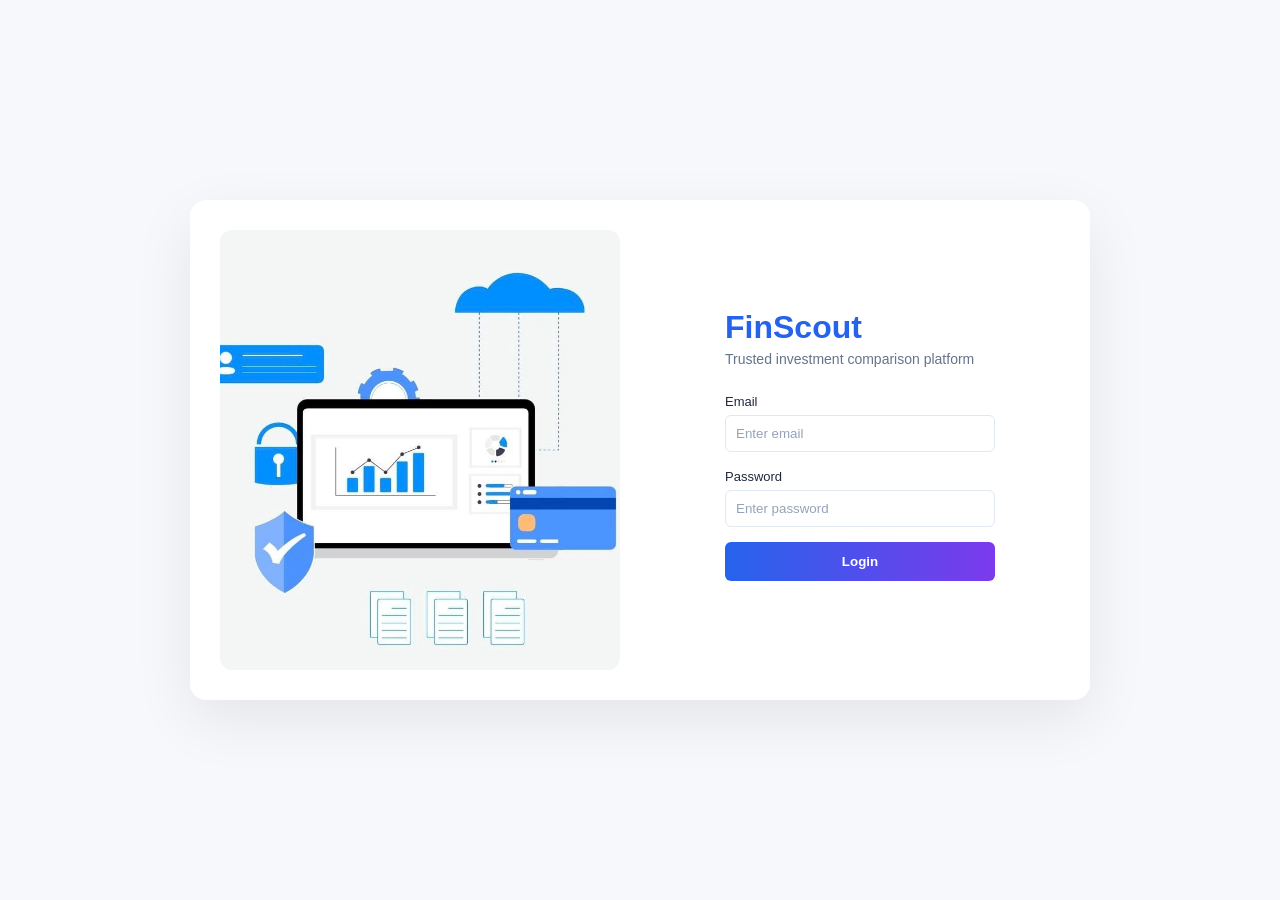
<file: investment.html>
<!DOCTYPE html>
<html lang="en">

<head>
    <meta charset="UTF-8">
    <meta name="viewport" content="width=device-width, initial-scale=1.0">
    <title>Investments Simulator</title>
    
    <link rel="stylesheet" href="index.css">


    <link rel="stylesheet" href="investment.css">
</head>

<body class="minimal-light">

    <!-- Soft Pastel Mesh Background for Premium Feel -->
    <div class="mesh-bg"></div>

    <nav class="pure-nav">
        <div class="nav-content">
            <a href="index.html" class="logo">FinScout</a>
            <div class="nav-links">
                <a href="index.html">Home</a>
                <a href="banks.html">Banks</a>
                <a href="investment.html" class="active">Calculator</a>
            </div>
        </div>
    </nav>

    <main class="viewport-wrapper">
        <div class="split-layout">

            <!-- LEFT PANEL: INPUTS & CONTROLS -->
            <div class="glass-panel panel-left">
                <div class="pl-header">
                    <h1>Wealth Simulator</h1>
                    <p>Best bank recommendation based on highest return and lowest risk.</p>
                </div>

                <div class="input-blocks">
                    <div class="block">
                        <label id="amount-label">Investment Amount (₹)</label>
                        <div class="input-line">
                            <span class="currency-prefix">₹</span>
                            <input type="number" id="amount-input" value="100000" min="2" max="100000000">
                        </div>
                    </div>

                    <div class="block">
                        <label>Tenure (Years)</label>
                        <div class="input-line">
                            <input type="number" id="tenure-input" value="5" min="1" max="30">
                            <span class="suffix">Yrs</span>
                        </div>
                    </div>

                    <div class="block">
                        <label>Asset Class</label>
                        <div class="pill-group">
                            <label class="asset-tab active"><input type="radio" name="inv-type" value="fd"
                                    checked>FD</label>
                            <label class="asset-tab"><input type="radio" name="inv-type" value="rd">RD</label>
                            <label class="asset-tab"><input type="radio" name="inv-type" value="mf">MF</label>
                           
                        </div>
                    </div>
                </div>
            </div>

            <!-- RIGHT PANEL: DYNAMIC RESULTS -->
            <div class="glass-panel panel-right">
                <div class="pr-content">
                    <h4 class="pr-title">Top Recommendation</h4>

                    <div id="best-bank-card">
                        <!-- Instantly populated by JS -->
                    </div>

                    <h4 class="pr-title" style="margin-top:35px;">Comparisons</h4>

                    <div class="comp-scroll" id="comparison-list">
                        <!-- Instantly populated by JS -->
                    </div>
                </div>
            </div>

        </div>
    </main>

    <footer class="single-line-footer">
        &copy; 2026 FinScout. All Rights Reserved.
    </footer>

    <script src="investment.js"></script>
</body>

</html>
</file>
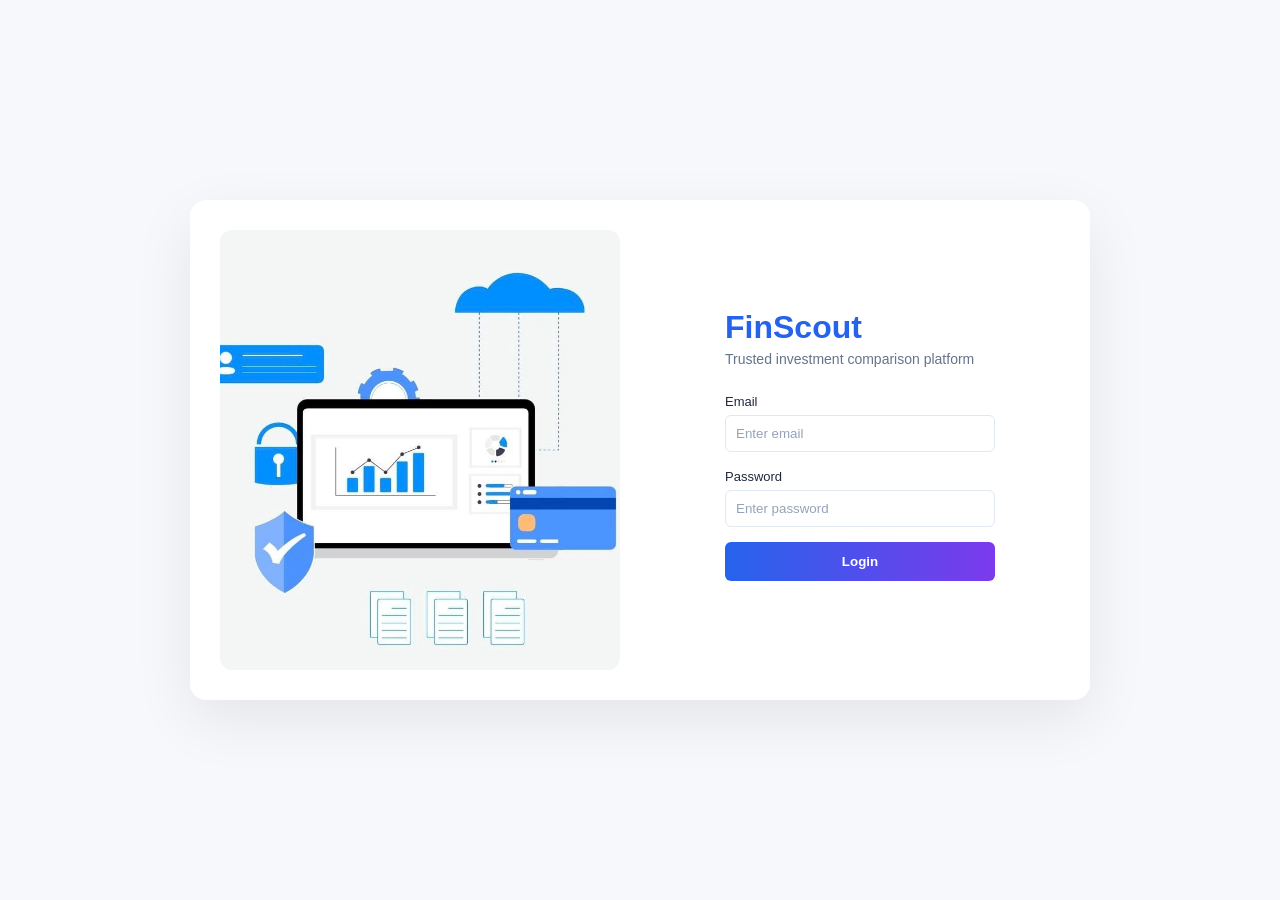
<file: login.html>
<!DOCTYPE html>
<html lang="en">

<head>

    <meta charset="UTF-8">
    <meta name="viewport" content="width=device-width, initial-scale=1.0">
    <title>FinScout Login</title>
    <link rel="stylesheet" href="login.css">
</head>

<body>

    <div class="container">


        <div class="image-section">

            <div class="image-card">

                <img src="img4.jpeg">

            </div>

        </div>


        <div class="login-section">

            <div class="login-card">

                <h1>FinScout</h1>

                <p class="subtitle">
                    Trusted investment comparison platform
                </p>

                <form id="loginForm">

                    <label>Email</label>
                    <input type="text" id="username" placeholder="Enter email">

                    <label>Password</label>
                    <input type="password" id="password" placeholder="Enter password">

                    <button type="submit">Login</button>

                    <p id="error"></p>

                </form>

            </div>

        </div>

    </div>

    <script src="login.js"></script>

</body>

</html>
</file>
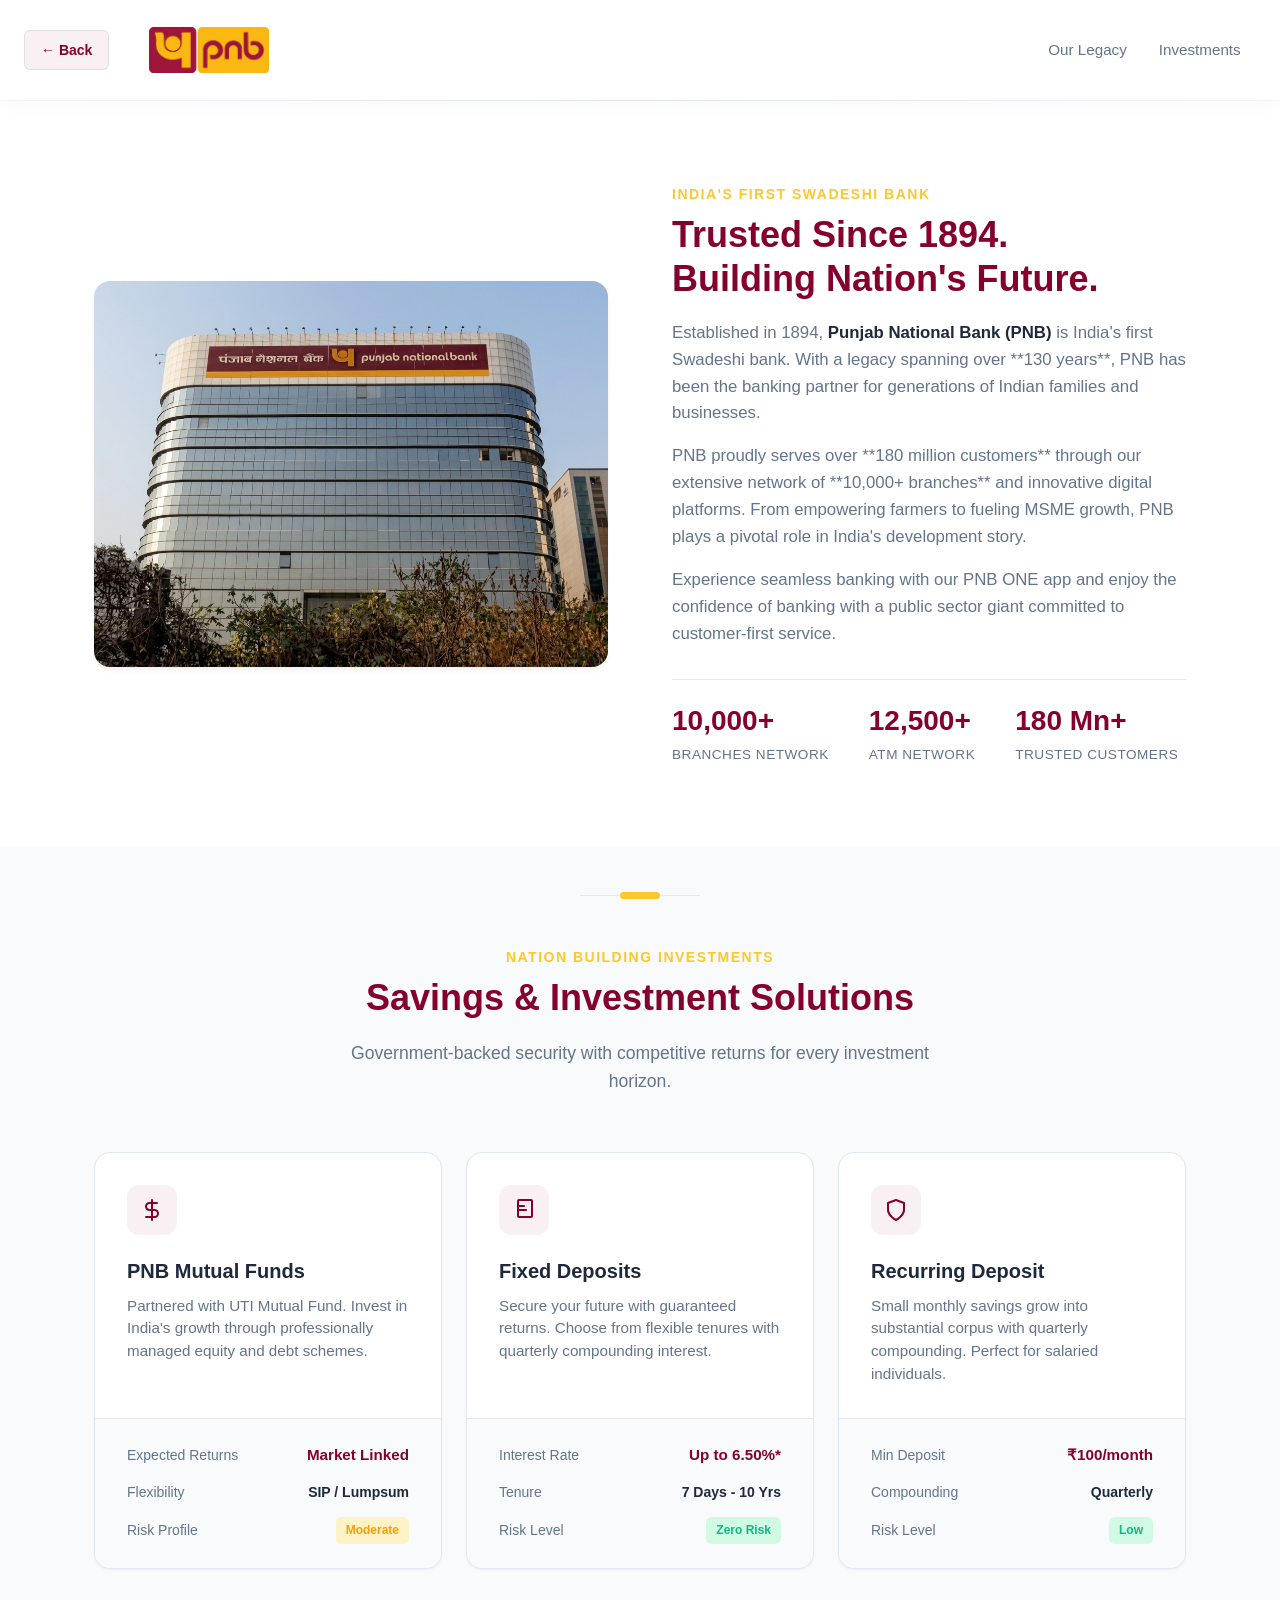
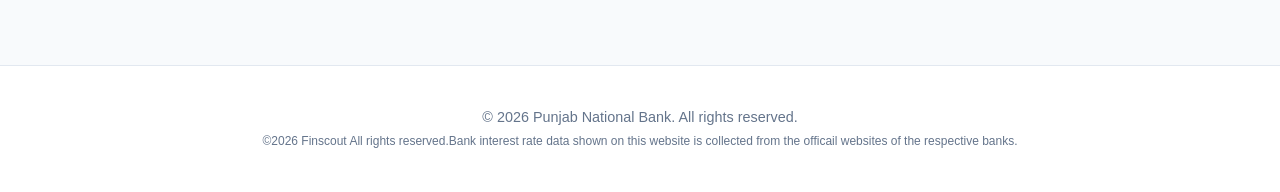
<file: pnb.html>
<!DOCTYPE html>
<html lang="en">

<head>
    <meta charset="UTF-8">
    <meta name="viewport" content="width=device-width, initial-scale=1.0">
    <title>Punjab National Bank - India's First Swadeshi Bank</title>
    <link rel="stylesheet" href="pnb.css">

</head>

<body>

    <header class="sticky-header">
        <div class="back-btn-wrapper">
            <a href="#" onclick="goBack(); return false;" class="back-btn">
                &larr; Back
            </a>
        </div>
        <div class="container header-container">
            <div class="logo-area">
                <img src="pnblogo.jpeg" alt="PNB Logo" class="logo-image">
            </div>

            <nav class="main-nav">
                <ul>
                    <li><a href="#about">Our Legacy</a></li>
                    <li><a href="#programs">Investments</a></li>
                </ul>
            </nav>
        </div>
    </header>

    <script>
    function goBack() {
    if (history.length > 1) {
        history.back();
    } else {
        window.location.href = "banks.html";
    }
}
    </script>

    <main>

        <div class="top-separator"></div>

        <section id="about" class="about-section">
            <div class="container about-container">
                <div class="about-image-wrapper">
                    <img src="PNB.jpeg" alt="PNB Corporate Office" class="about-image">
                </div>

                <div class="about-content">
                    <span class="section-subtitle">India's First Swadeshi Bank</span>
                    <h2 class="section-title">Trusted Since 1894. <br>Building Nation's Future.</h2>
                    <p>
                        Established in 1894, <strong>Punjab National Bank (PNB)</strong> is India's first Swadeshi bank.
                        With a legacy spanning over **130 years**, PNB has been the banking partner for generations of
                        Indian families and businesses.
                    </p>
                    <p>
                        PNB proudly serves over **180 million customers** through our extensive network of **10,000+
                        branches** and innovative digital platforms. From empowering farmers to fueling MSME growth, PNB
                        plays a pivotal role in India's development story.
                    </p>
                    <p>
                        Experience seamless banking with our PNB ONE app and enjoy the confidence of banking with a
                        public sector giant committed to customer-first service.
                    </p>

                    <div class="stats-row">
                        <div class="stat-item">
                            <h3>10,000+</h3>
                            <span>Branches Network</span>
                        </div>
                        <div class="stat-item">
                            <h3>12,500+</h3>
                            <span>ATM Network</span>
                        </div>
                        <div class="stat-item">
                            <h3>180 Mn+</h3>
                            <span>Trusted Customers</span>
                        </div>
                    </div>
                </div>
            </div>
        </section>

        <div class="separator-container">
            <div class="separator-line"></div>
        </div>

        <section id="programs" class="programs-section">
            <div class="container">
                <div class="programs-header">
                    <span class="section-subtitle">Nation Building Investments</span>
                    <h2 class="section-title">Savings & Investment Solutions</h2>
                    <p class="section-desc">Government-backed security with competitive returns for every investment
                        horizon.</p>
                </div>

                <div class="cards-grid">

                    <div class="program-card">
                        <div class="card-content">
                            <div class="card-icon">
                                <svg width="24" height="24" viewBox="0 0 24 24" fill="none" stroke="currentColor"
                                    stroke-width="2" stroke-linecap="round" stroke-linejoin="round">
                                    <path d="M12 2v20M17 5H9.5a3.5 3.5 0 0 0 0 7h5a3.5 3.5 0 0 1 0 7H6" />
                                </svg>
                            </div>
                            <h3 class="card-title">PNB Mutual Funds</h3>
                            <p class="card-desc">Partnered with UTI Mutual Fund. Invest in India's growth through
                                professionally managed equity and debt schemes.</p>
                        </div>
                        <div class="card-footer">
                            <div class="info-row">
                                <span class="info-label">Expected Returns</span>
                                <span class="info-value highlight">Market Linked</span>
                            </div>
                            <div class="info-row">
                                <span class="info-label">Flexibility</span>
                                <span class="info-value">SIP / Lumpsum</span>
                            </div>
                            <div class="info-row">
                                <span class="info-label">Risk Profile</span>
                                <span class="info-value risk-moderate">Moderate</span>
                            </div>
                        </div>
                    </div>

                    <div class="program-card">
                        <div class="card-content">
                            <div class="card-icon">
                                <svg width="24" height="24" viewBox="0 0 24 24" fill="none" stroke="currentColor"
                                    stroke-width="2" stroke-linecap="round" stroke-linejoin="round">
                                    <path d="M6 3v15a1 1 0 0 0 1 1h12a1 1 0 0 0 1-1V3a1 1 0 0 0-1-1H7a1 1 0 0 0-1 1z" />
                                    <path d="M6 8h6" />
                                    <path d="M6 12h8" />
                                </svg>
                            </div>
                            <h3 class="card-title">Fixed Deposits</h3>
                            <p class="card-desc">Secure your future with guaranteed returns. Choose from flexible
                                tenures with quarterly compounding interest.</p>
                        </div>
                        <div class="card-footer">
                            <div class="info-row">
                                <span class="info-label">Interest Rate</span>
                                <span class="info-value highlight">Up to 6.50%*</span>
                            </div>
                            <div class="info-row">
                                <span class="info-label">Tenure</span>
                                <span class="info-value">7 Days - 10 Yrs</span>
                            </div>
                            <div class="info-row">
                                <span class="info-label">Risk Level</span>
                                <span class="info-value risk-low">Zero Risk</span>
                            </div>
                        </div>
                    </div>

                    <div class="program-card">
                        <div class="card-content">
                            <div class="card-icon">
                                <svg width="24" height="24" viewBox="0 0 24 24" fill="none" stroke="currentColor"
                                    stroke-width="2" stroke-linecap="round" stroke-linejoin="round">
                                    <path d="M12 22s8-4 8-10V5l-8-3-8 3v7c0 6 8 10 8 10z" />
                                </svg>
                            </div>
                            <h3 class="card-title">Recurring Deposit</h3>
                            <p class="card-desc">Small monthly savings grow into substantial corpus with quarterly
                                compounding. Perfect for salaried individuals.</p>
                        </div>
                        <div class="card-footer">
                            <div class="info-row">
                                <span class="info-label">Min Deposit</span>
                                <span class="info-value highlight">₹100/month</span>
                            </div>
                            <div class="info-row">
                                <span class="info-label">Compounding</span>
                                <span class="info-value">Quarterly</span>
                            </div>
                            <div class="info-row">
                                <span class="info-label">Risk Level</span>
                                <span class="info-value risk-low">Low</span>
                            </div>
                        </div>
                    </div>
                </div>
            </div>
        </section>

    </main>

    <footer>
        <div class="container footer-content">
            <p>&copy; 2026 Punjab National Bank. All rights reserved. <br><small>&copy;2026 Finscout All rights
                    reserved.Bank interest rate data shown on this website is collected from the officail websites of
                    the respective banks. </small></p>
        </div>
    </footer>

</body>

</html>
</file>
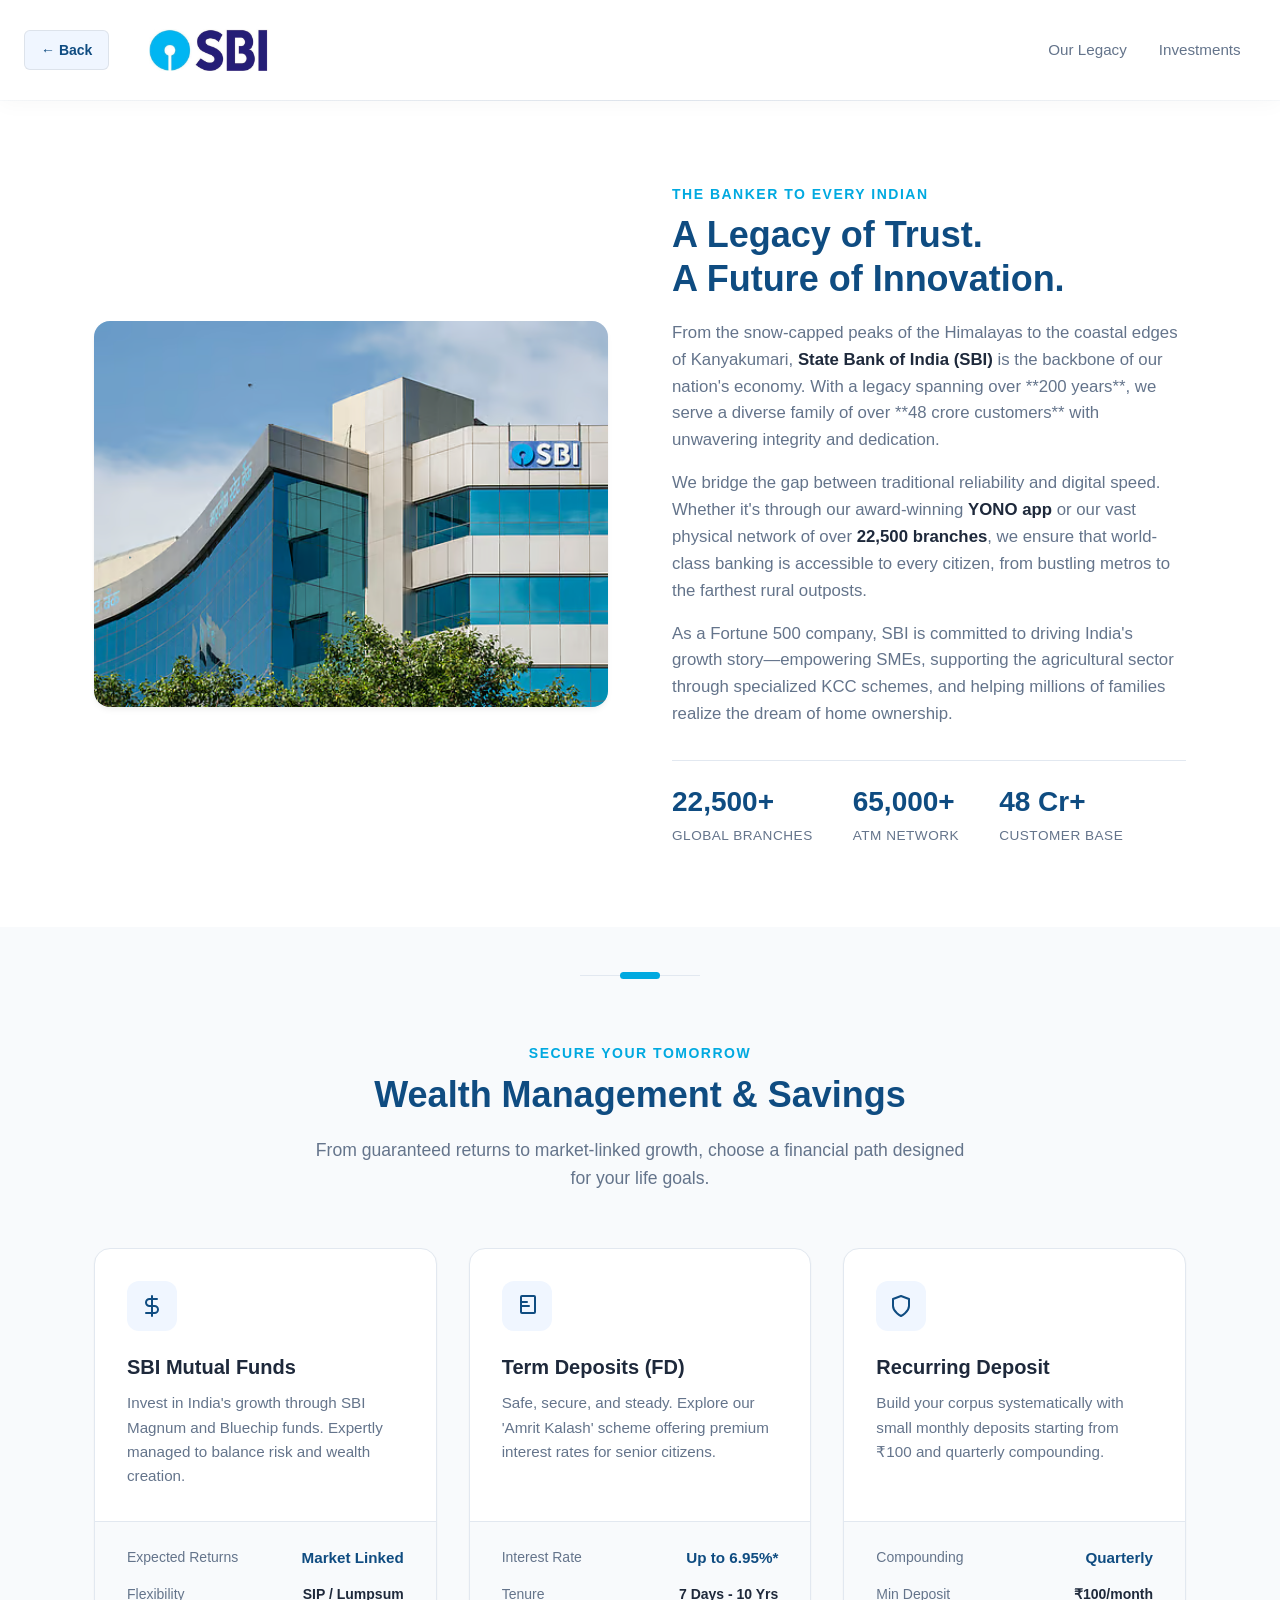
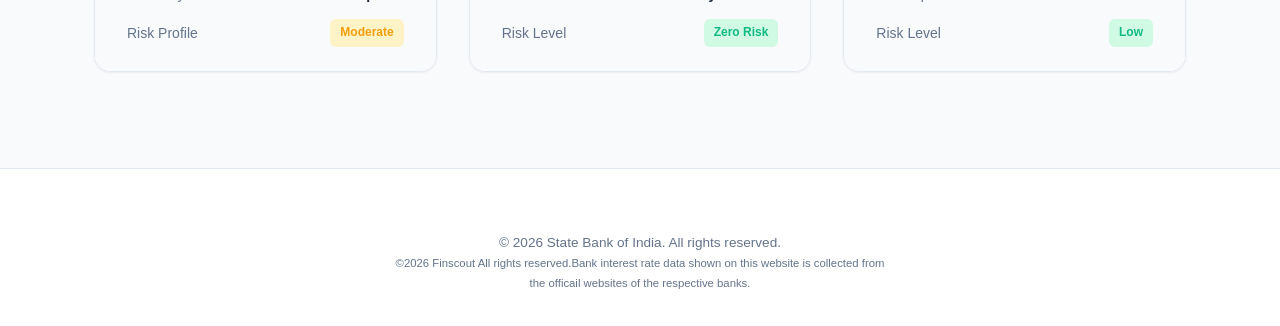
<file: sbi.html>
<!DOCTYPE html>
<html lang="en">

<head>
    <meta charset="UTF-8">
    <meta name="viewport" content="width=device-width, initial-scale=1.0">
    <title>State Bank of India (SBI) - The Banker to Every Indian</title>
    <link rel="stylesheet" href="sbi.css">


</head>

<body>
    <header class="sticky-header">
        <div class="back-btn-wrapper">
            <a href="#" onclick="goBack(); return false;" class="back-btn">
                &larr; Back
            </a>
        </div>
        <div class="container header-container">
            <div class="logo-area">
                <img src="imgsl.jpeg" alt="SBI Logo" class="logo-image">
            </div>

            <nav class="main-nav">
                <ul>
                    <li><a href="#about">Our Legacy</a></li>
                    <li><a href="#programs">Investments</a></li>
                </ul>
            </nav>
        </div>
    </header>

    <script>
    function goBack() {
    if (history.length > 1) {
        history.back();
    } else {
        window.location.href = "banks.html";
    }
}
    </script>

    <main>

        <div class="top-separator"></div>

        <section id="about" class="about-section">
            <div class="container about-container">
                <div class="about-image-wrapper">
                    <img src="SBI bank.avif" alt="SBI Corporate Landmark" class="about-image">
                </div>

                <div class="about-content">
                    <span class="section-subtitle">The Banker to Every Indian</span>
                    <h2 class="section-title">A Legacy of Trust. <br>A Future of Innovation.</h2>
                    <p>
                        From the snow-capped peaks of the Himalayas to the coastal edges of Kanyakumari, <strong>State
                            Bank of India (SBI)</strong> is the backbone of our nation's economy. With a legacy spanning
                        over **200 years**, we serve a diverse family of over **48 crore customers** with unwavering
                        integrity and dedication.
                    </p>
                    <p>
                        We bridge the gap between traditional reliability and digital speed. Whether it's through our
                        award-winning <strong>YONO app</strong> or our vast physical network of over <strong>22,500
                            branches</strong>, we ensure that world-class banking is accessible to every citizen, from
                        bustling metros to the farthest rural outposts.
                    </p>
                    <p>
                        As a Fortune 500 company, SBI is committed to driving India's growth story—empowering SMEs,
                        supporting the agricultural sector through specialized KCC schemes, and helping millions of
                        families realize the dream of home ownership.
                    </p>

                    <div class="stats-row">
                        <div class="stat-item">
                            <h3>22,500+</h3>
                            <span>Global Branches</span>
                        </div>
                        <div class="stat-item">
                            <h3>65,000+</h3>
                            <span>ATM Network</span>
                        </div>
                        <div class="stat-item">
                            <h3>48 Cr+</h3>
                            <span>Customer Base</span>
                        </div>
                    </div>
                </div>
            </div>
        </section>

        <div class="separator-container">
            <div class="separator-line"></div>
        </div>

        <section id="programs" class="programs-section">
            <div class="container">
                <div class="programs-header">
                    <span class="section-subtitle">Secure Your Tomorrow</span>
                    <h2 class="section-title">Wealth Management & Savings</h2>
                    <p class="section-desc">From guaranteed returns to market-linked growth, choose a financial path
                        designed for your life goals.</p>
                </div>

                <div class="cards-grid">

                    <div class="program-card">
                        <div class="card-content">
                            <div class="card-icon">
                                <svg width="24" height="24" viewBox="0 0 24 24" fill="none" stroke="currentColor"
                                    stroke-width="2" stroke-linecap="round" stroke-linejoin="round">
                                    <path d="M12 2v20M17 5H9.5a3.5 3.5 0 0 0 0 7h5a3.5 3.5 0 0 1 0 7H6" />
                                </svg>
                            </div>
                            <h3 class="card-title">SBI Mutual Funds</h3>
                            <p class="card-desc">Invest in India's growth through SBI Magnum and Bluechip funds.
                                Expertly managed to balance risk and wealth creation.</p>
                        </div>
                        <div class="card-footer">
                            <div class="info-row">
                                <span class="info-label">Expected Returns</span>
                                <span class="info-value highlight">Market Linked</span>
                            </div>
                            <div class="info-row">
                                <span class="info-label">Flexibility</span>
                                <span class="info-value">SIP / Lumpsum</span>
                            </div>
                            <div class="info-row">
                                <span class="info-label">Risk Profile</span>
                                <span class="info-value risk-moderate">Moderate</span>
                            </div>
                        </div>
                    </div>
                          
                    <div class="program-card">
                        <div class="card-content">
                            <div class="card-icon">
                                <svg width="24" height="24" viewBox="0 0 24 24" fill="none" stroke="currentColor"
                                    stroke-width="2" stroke-linecap="round" stroke-linejoin="round">
                                    <path d="M6 3v15a1 1 0 0 0 1 1h12a1 1 0 0 0 1-1V3a1 1 0 0 0-1-1H7a1 1 0 0 0-1 1z" />
                                    <path d="M6 8h6" />
                                    <path d="M6 12h8" />
                                </svg>
                            </div>
                            <h3 class="card-title">Term Deposits (FD)</h3>
                            <p class="card-desc">Safe, secure, and steady. Explore our 'Amrit Kalash' scheme offering
                                premium interest rates for senior citizens.</p>
                        </div>
                        <div class="card-footer">
                            <div class="info-row">
                                <span class="info-label">Interest Rate</span>
                                <span class="info-value highlight">Up to 6.95%*</span>
                            </div>
                            <div class="info-row">
                                <span class="info-label">Tenure</span>
                                <span class="info-value">7 Days - 10 Yrs</span>
                            </div>
                            <div class="info-row">
                                <span class="info-label">Risk Level</span>
                                <span class="info-value risk-low">Zero Risk</span>
                            </div>
                        </div>
                    </div>

                    <div class="program-card">
                        <div class="card-content">
                            <div class="card-icon">
                                <svg width="24" height="24" viewBox="0 0 24 24" fill="none" stroke="currentColor"
                                    stroke-width="2" stroke-linecap="round" stroke-linejoin="round">
                                    <path d="M12 22s8-4 8-10V5l-8-3-8 3v7c0 6 8 10 8 10z" />
                                </svg>
                            </div>
                            <h3 class="card-title">Recurring Deposit</h3>
                            <p class="card-desc">Build your corpus systematically with small monthly deposits starting
                                from ₹100 and quarterly compounding.</p>
                        </div>
                        <div class="card-footer">
                            <div class="info-row">
                                <span class="info-label">Compounding</span>
                                <span class="info-value highlight">Quarterly</span>
                            </div>
                            <div class="info-row">
                                <span class="info-label">Min Deposit</span>
                                <span class="info-value">₹100/month</span>
                            </div>
                            <div class="info-row">
                                <span class="info-label">Risk Level</span>
                                <span class="info-value risk-low">Low</span>
                            </div>
                        </div>
                    </div>                    
                </div>
            </div>
        </section>

    </main>

    <footer>
        <div class="container footer-content">
            <p>&copy; 2026 State Bank of India. All rights reserved. <br><small>&copy;2026 Finscout All rights
                    reserved.Bank interest rate data shown on this website is collected from the officail websites of
                    the respective banks. </small></p>
        </div>
    </footer>

</body>

</html>
</file>
<file: index.css>
* {
    margin: 0;
    padding: 0;
    box-sizing: border-box;
    font-family: 'Segoe UI', sans-serif
}

:root {
    /* Light theme (original) */
    --bg-primary: #EEF2FF;
    --bg-secondary: #FFF;
    --bg-card: #FFF;
    --text-primary: #0F172A;
    --text-secondary: #475569;
    --border: #E2E8F0;
    --shadow-light: rgba(0, 0, 0, .05);
    --shadow-card: rgba(0, 0, 0, .08);
    --shadow-hover: rgba(0, 0, 0, .1);
    --primary-blue: #3B82F6;
    --primary-indigo: #6366F1;
    --accent-gold: #F59E0B;
}

:root.dark {
    /* Dark theme - navy to match bank deep blues */
    --bg-primary: #0f1419;
    --bg-secondary: #1e1b29;
    --bg-card: #1e293b;
    --text-primary: #f1f5f9;
    --text-secondary: #cbd5e1;
    --border: #334155;
    --shadow-light: rgba(0, 0, 0, .3);
    --shadow-card: rgba(0, 0, 0, .4);
    --shadow-hover: rgba(0, 0, 0, .5);
}

body {
    background: var(--bg-primary);
    color: var(--text-primary)
}

.nav {
    display: flex;
    justify-content: space-between;
    align-items: center;
    padding: 18px 60px;
    background: var(--bg-secondary);
    box-shadow: 0 2px 10px var(--shadow-light);
    border-bottom: 1px solid var(--border)
}

.logo {
    font-size: 24px;
    font-weight: bold;
    color: #3B82F6
}

.menu {
    display: flex;
    gap: 28px;
    list-style: none
}

.menu a {
    color: #475569;
    text-decoration: none;
    font-size: 16px;
    transition: .3s
}

.menu a:hover {
    color: var(--primary-blue)
}

button {
    padding: 20px 20px 20px 20px;
    border: none;
    border-radius: 8px;
    background: linear-gradient(90deg, #3B82F6, #6366F1);
    color: #fff;
    cursor: pointer;
    transition: .3s
}

button:hover {
    transform: translateY(-2px);
    box-shadow: 0 8px 20px rgba(99, 102, 241, .3)
}

.outline {
    background: none;
    border: 2px solid #3B82F6;
    color: #3B82F6
}

.outline:hover {
    background: #3B82F6;
    color: #fff
}

.top {
    display: flex;
    justify-content: space-between;
    align-items: center;
    max-width: 1200px;
    margin: auto;
    padding: 80px 20px
}

.left {
    max-width: 520px
}

.left h1 {
    font-size: 56px;
    line-height: 1.2;
    margin-bottom: 20px
}

.left span,
.stats h2,
.rateRow span,
.card h3 {
    color: #3B82F6
}

.left p,
.small,
.profession,
.card p,
.step p {
    color: var(--text-secondary)
}

.left p {
    font-size: 18px;
    line-height: 1.6
}

.buttons {
    display: flex;
    gap: 20px;
    margin-top: 25px
}

.stats {
    display: flex;
    gap: 45px;
    margin-top: 40px
}

.stats p {
    font-size: 14px
}

.ratesBox {
    width: 330px;
    background: var(--bg-card);
    padding: 30px;
    border-radius: 14px;
    border: 1px solid var(--border);
    box-shadow: 0 10px 40px var(--shadow-card)
}

.ratesBox h3 {
    font-size: 20px;
    margin-bottom: 5px
}

.small {
    text-align: center;
    font-size: 14px;
    margin-bottom: 20px
}

.rateRow {
    display: flex;
    justify-content: space-between;
    padding: 12px 0;
    border-bottom: 1px solid var(--border)
}

.section {
    max-width: 1200px;
    margin: auto;
    padding: 60px 20px;
    text-align: center
}

.section h2 {
    font-size: 44px;
    margin-bottom: 35px
}

.cards {
    display: flex;
    justify-content: center;
    gap: 35px;
    flex-wrap: wrap;
    margin-top: 25px
}

.card {
    width: 280px;
    padding: 30px;
    border-radius: 12px;
    background: var(--bg-card);
    border: 1px solid var(--border);
    transition: .3s;
    text-align: left
}

.card:hover {
    transform: translateY(-6px);
    box-shadow: 0 15px 40px var(--shadow-hover)
}

.card h3 {
    font-size: 20px;
    margin-bottom: 12px
}

.card p {
    font-size: 15px;
    line-height: 1.5
}

.steps {
    display: flex;
    justify-content: center;
    gap: 60px;
    flex-wrap: wrap;
    margin-top: 30px
}

.step {
    width: 260px;
    text-align: center
}

.step h3 {
    font-size: 18px;
    margin-bottom: 10px
}

.step p {
    font-size: 15px;
    line-height: 1.5
}

.circle {
    width: 60px;
    height: 60px;
    border-radius: 50%;
    background: linear-gradient(135deg, #3B82F6, #6366F1);
    display: flex;
    align-items: center;
    justify-content: center;
    margin: auto auto 15px;
    font-size: 22px;
    font-weight: bold;
    color: #FFF
}

.card .stars {
    color: #F59E0B;
    font-size: 18px;
    margin: 8px 0;
    display: block
}

#rates .card h3 {
    color: var(--text-primary)
}

#rates .card p {
    color: var(--primary-blue);
    font-size: 24px;
    font-weight: 600
}

.footer {
    color: var(--text-secondary);
    text-align: center;
    padding: 40px 20px;
    background: var(--bg-secondary);
    font-size: 14px;
    border-top: 1px solid var(--border);
    margin-top: 40px
}

.footerContent {
    max-width: 1200px;
    margin: auto
}

.footerContact h4 {
    margin-bottom: 15px
}

.footerContact p {
    margin: 5px 0
}

.footerBottom {
    margin-top: 20px;
    padding-top: 20px;
    border-top: 1px solid var(--border);
    font-size: 13px
}
</file>
<file: axis.css>
/* Custom CSS Variables for Theming */
.sticky-header .header-container {
    display: flex;
    align-items: center;
    gap: 20px;
}
.sticky-header .main-nav {
    margin-left: auto;
}
.back-btn-wrapper {
    display: flex;
    align-items: center;
    /* Adds explicit spacing from the left screen wall to push it closer to the logo */
    margin-left: 24px; 
}
.back-btn {
    display: inline-flex;
    align-items: center;
    padding: 8px 16px;
    font-size: 14px;
    font-weight: 600;
    text-decoration: none;
    border-radius: 6px;
    border: 1px solid rgba(0, 0, 0, 0.08);
    color: var(--color-primary, #2563eb);
    background-color: var(--color-primary-light, #f0f6ff);
    transition: 0.2s ease-in-out;
}
.back-btn:hover {
    color: #fff !important;
    background-color: var(--color-primary, #1d4ed8);
    transform: translateX(-2px);
    box-shadow: 0 4px 10px rgba(0, 0, 0, 0.08);
}
:root {
    /* Axis Bank Inspired Colors*/
    --color-primary: #971B4E; /* Signature Axis Burgundy */
    --color-primary-light: #FDF2F7; /* Very soft pink/burgundy for backgrounds */
    --color-secondary: #AE285D; /* Accent Burgundy */
    --color-text-dark: #1E293B; /* Slate 800 - Reading text */
    --color-text-muted: #64748B; /* Slate 500 - Secondary text */
    --color-background: #F8FAFC; /* Slate 50 - Universal page background */
    --color-white: #FFFFFF;
    --color-border: #E2E8F0; /* Slate 200 - Borders/Dividers */

    /* Status Colors */
    --color-success: #10B981;
    --color-success-bg: #D1FAE5;
    --color-warning: #F59E0B;
    --color-warning-bg: #FEF3C7;

    /* Shadows with a hint of Burgundy */
    --shadow-sm: 0 1px 2px 0 rgba(0, 0, 0, 0.05);
    --shadow-md: 0 4px 6px -1px rgba(0, 0, 0, 0.05), 0 2px 4px -1px rgba(0, 0, 0, 0.03);
    --shadow-lg: 0 10px 15px -3px rgba(151, 27, 78, 0.1), 0 4px 6px -2px rgba(151, 27, 78, 0.05);

    /* Layout */
    --radius-md: 8px;
    --radius-lg: 16px;
    --transition-fast: all 0.2s ease;
    --transition-normal: all 0.3s ease;
}

/* Global Reset */
* {
    margin: 0;
    padding: 0;
    box-sizing: border-box;
}

html {
    scroll-behavior: smooth;
    font-size: 16px; /* Base font size adjusts slightly on smaller screens */
}

body {
    font-family: 'Inter', sans-serif;
    color: var(--color-text-dark);
    background-color: var(--color-background);
    line-height: 1.6;
    -webkit-font-smoothing: antialiased;
}

.container {
    max-width: 1140px;
    margin: 0 auto;
    padding: 0 24px;
    width: 100%; /* Ensures container doesn't overflow mobile screens */
}

a {
    text-decoration: none;
    color: inherit;
}

ul {
    list-style: none;
}

h1, h2, h3, h4 {
    font-weight: 700;
    line-height: 1.2;
}

/* =========================================
   1. Sticky Header
========================================= */
.sticky-header {
    position: sticky;
    top: 0;
    left: 0;
    width: 100%;
    background-color: var(--color-white);
    box-shadow: 0 4px 20px rgba(151, 27, 78, 0.04);
    z-index: 1000;
    min-height: 90px;
    display: flex;
    align-items: center;
}

.header-container {
    display: flex;
    justify-content: space-between;
    align-items: center;
    width: 100%;
}

.logo-area {
    display: flex;
    align-items: center;
    gap: 20px;
}

.logo-image {
    height: 70px;
    width: auto;
    max-width: 180px;
    object-fit: contain;
    
}

.bank-name {
    font-size: 1.6rem;
    font-weight: 700;
    color: var(--color-primary);
    letter-spacing: -0.5px;
}

.main-nav ul {
    display: flex;
    align-items: center;
    gap: 32px;
}

.main-nav a {
    font-size: 0.95rem;
    font-weight: 600;
    color: var(--color-text-muted);
    transition: var(--transition-fast);
}

.main-nav a:hover {
    color: var(--color-primary);
}

.top-separator {
    height: 2px;
    background: linear-gradient(90deg, transparent, var(--color-primary), transparent);
    opacity: 0.1;
}

/* =========================================
   2. About Section
========================================= */
.about-section {
    padding: 5rem 0;
    background-color: var(--color-white);
}

.about-container {
    display: grid;
    grid-template-columns: 1.1fr 0.9fr;
    gap: 4rem;
    align-items: center;
}

.about-image-wrapper {
    position: relative;
    width: 100%;
    border-radius: var(--radius-lg);
    overflow: hidden;
    box-shadow: var(--shadow-md);
}

.about-image {
    width: 100%;
    height: auto;
    display: block;
}

.section-subtitle {
    display: inline-block;
    font-size: 0.85rem;
    text-transform: uppercase;
    letter-spacing: 2px;
    font-weight: 700;
    color: var(--color-secondary);
    margin-bottom: 0.5rem;
}

.section-title {
    font-size: 2.25rem;
    margin-bottom: 1.5rem;
    color: var(--color-primary);
}

.about-content p {
    color: var(--color-text-muted);
    margin-bottom: 1.2rem;
    font-size: 1.05rem;
}

.stats-row {
    display: flex;
    gap: 2.5rem;
    margin-top: 2rem;
    padding-top: 1.5rem;
    border-top: 1px solid var(--color-border);
}

.stat-item h3 {
    font-size: 1.8rem;
    color: var(--color-primary);
    margin-bottom: 0.2rem;
}

.stat-item span {
    font-size: 0.8rem;
    color: var(--color-text-muted);
    font-weight: 600;
    text-transform: uppercase;
}

/* =========================================
   Visual Separator
========================================= */
.separator-container {
    display: flex;
    justify-content: center;
    padding: 2rem 0;
}

.separator-line {
    height: 1px;
    width: 150px;
    background-color: var(--color-border);
    position: relative;
}

.separator-line::after {
    content: "";
    position: absolute;
    left: 50%;
    top: -3px;
    transform: translateX(-50%);
    width: 50px;
    height: 7px;
    background-color: var(--color-primary);
    border-radius: 4px;
}

/* =========================================
   3. Investment / Savings Programs
========================================= */
.programs-section {
    padding: 3rem 0 6rem;
}

.programs-header {
    text-align: center;
    max-width: 650px;
    margin: 0 auto 4rem auto;
}

.section-desc {
    color: var(--color-text-muted);
    font-size: 1.1rem;
    margin-top: 1rem;
    padding: 0 15px;
}

/* CSS Grid for Automatic Responsiveness */
.cards-grid {
    display: grid;
    grid-template-columns: repeat(auto-fit, minmax(280px, 1fr));
    gap: 1.5rem;
}

.program-card {
    background-color: var(--color-white);
    border-radius: var(--radius-lg);
    border: 1px solid var(--color-border);
    box-shadow: var(--shadow-sm);
    display: flex;
    flex-direction: column;
    transition: var(--transition-normal);
    height: 100%; /* Ensures all cards in a row are equal height */
}

.program-card:hover {
    transform: translateY(-10px);
    box-shadow: var(--shadow-lg);
    border-color: var(--color-primary-light);
}

.card-content {
    padding: 2.5rem 2rem;
    flex-grow: 1;
}

.card-icon {
    width: 55px;
    height: 55px;
    background-color: var(--color-primary-light);
    color: var(--color-primary);
    border-radius: 12px;
    display: flex;
    align-items: center;
    justify-content: center;
    margin-bottom: 1.5rem;
}

.card-title {
    font-size: 1.3rem;
    margin-bottom: 0.8rem;
    color: var(--color-text-dark);
}

.card-desc {
    color: var(--color-text-muted);
    font-size: 0.95rem;
}

.card-footer {
    background-color: #F9FAFB;
    border-top: 1px solid var(--color-border);
    padding: 1.5rem 2rem;
    display: flex;
    flex-direction: column;
    gap: 0.8rem;
    margin-top: auto; /* Pushes footer to the bottom of the card */
}

.info-row {
    display: flex;
    justify-content: space-between;
    font-size: 0.9rem;
}

.info-label {
    color: var(--color-text-muted);
}

.info-value {
    font-weight: 700;
}

.info-value.highlight {
    color: var(--color-primary);
}

.risk-low {
    color: var(--color-success);
    background-color: var(--color-success-bg);
    padding: 4px 10px;
    border-radius: 6px;
    font-size: 0.75rem;
}

.risk-moderate {
    color: var(--color-warning);
    background-color: var(--color-warning-bg);
    padding: 4px 10px;
    border-radius: 6px;
    font-size: 0.75rem;
}

/* =========================================
   Footer
========================================= */
footer {
    background-color: var(--color-white);
    padding: 3rem 0;
    border-top: 1px solid var(--color-border);
    text-align: center;
}

.footer-content p {
    color: var(--color-text-muted);
    font-size: 0.95rem;
}

/* =========================================
   Responsive Adjustments (Mobile First & Breakpoints)
========================================= */

/* Tablets / Laptops */
@media (max-width: 900px) {
    .about-container {
        grid-template-columns: 1fr;
        gap: 3rem;
    }
}

/* Tablets / Large Mobile */
@media (max-width: 768px) {
    html {
        font-size: 15px; /* Shrinks all rem-based typography slightly */
    }

    .section-title {
        font-size: 2rem;
    }

    .about-section, .programs-section {
        padding: 3.5rem 0;
    }

    .stats-row {
        flex-wrap: wrap;
        gap: 2rem;
        justify-content: flex-start;
    }

    .stat-item {
        flex: 1 1 calc(50% - 2rem); /* 2 items per row on tablets */
    }
}

/* Medium / Small Mobile */
@media (max-width: 600px) {
    .sticky-header {
        min-height: auto;
        padding: 1rem 0;
    }

    .logo-image {
        height: 50px;
    }

    .bank-name {
        font-size: 1.3rem;
    }

    /* Hide nav links on small screens */
    .main-nav {
        display: none;
    }

    .section-title {
        font-size: 1.75rem;
    }

    .stats-row {
        gap: 1.5rem;
        flex-direction: column; /* Stack stats vertically on small mobile */
        text-align: center;
    }

    .stat-item {
        flex: 1 1 100%;
    }

    /* Condense padding inside cards to save screen real estate */
    .card-content {
        padding: 1.5rem;
    }

    .card-footer {
        padding: 1.25rem 1.5rem;
    }
}

/* Extra Small Mobile */
@media (max-width: 380px) {
    .container {
        padding: 0 16px; /* Tighter margins on very small screens */
    }

    .section-title {
        font-size: 1.5rem;
    }
}
</file>
<file: banks.css>
/* --- FINScout CORE STYLES --- */
:root {
    --primary-blue: #2563eb;
    --primary-hover: #1d4ed8;
    --bg-light: #f8fafc;
    --text-main: #1e293b;
    --text-muted: #64748b;
    --border-color: #e2e8f0;
    --white: #ffffff;
    --success-green: #10b981;
}

* {
    box-sizing: border-box;
    transition: all 0.2s ease;
    /* Smooth transitions for hover states */
}

body {
    font-family: 'Inter', -apple-system, BlinkMacSystemFont, 'Segoe UI', Roboto, sans-serif;
    background-color: var(--bg-light);
    color: var(--text-main);
    margin: 0;
    padding-top: 80px;
    /* Offset for sticky header */
    line-height: 1.5;
}

/* --- ANIMATIONS --- */
@keyframes fadeInUp {
    from {
        opacity: 0;
        transform: translateY(10px);
    }

    to {
        opacity: 1;
        transform: translateY(0);
    }
}

/* --- STICKY HEADER --- */
.navbar {
    position: fixed;
    top: 0;
    width: 100%;
    height: 70px;
    background: var(--white);
    display: flex;
    justify-content: space-between;
    align-items: center;
    padding: 0 8%;
    border-bottom: 1px solid var(--border-color);
    z-index: 1000;
}

.logo {
    font-size: 22px;
    font-weight: 800;
    color: var(--primary-blue);
    letter-spacing: -0.5px;
}

.logo span {
    color: var(--text-main);
}

nav a {
    text-decoration: none;
    color: var(--text-muted);
    margin: 0 15px;
    font-weight: 500;
    font-size: 14px;
}

nav a:hover {
    color: var(--primary-blue);
}

nav a.active {
    color: var(--text-main);
    font-weight: 700;
    border-bottom: 2px solid var(--primary-blue);
    padding-bottom: 5px;
}

.btn-get-started {
    background: var(--primary-blue);
    color: white;
    border: none;
    padding: 10px 22px;
    border-radius: 8px;
    cursor: pointer;
    font-weight: 600;
    font-size: 14px;
}

.btn-get-started:hover {
    background: var(--primary-hover);
    box-shadow: 0 4px 12px rgba(37, 99, 235, 0.2);
}

/* --- HERO CAROUSEL --- */
.container {
    max-width: 1100px;
    margin: 0 auto;
    padding: 20px;
}

.hero-carousel {
    background: var(--white);
    border-radius: 20px;
    padding: 40px;
    box-shadow: 0 4px 20px rgba(0, 0, 0, 0.04);
    margin-bottom: 40px;
    border: 1px solid var(--border-color);
}

.carousel-slide {
    display: flex;
    align-items: center;
    justify-content: space-between;
    gap: 30px;
}

.hero-logo-box {
    width: 110px;
    height: 110px;
    border-radius: 16px;
    display: flex;
    align-items: center;
    justify-content: center;
    background: #fff;
}

.hero-logo-box img {
    max-width: 70%;
    height: auto;
}

.hero-info {
    flex: 1;
}

.hero-info h1 {
    margin: 10px 0;
    font-size: 32px;
    font-weight: 800;
}

.hero-info p {
    color: var(--text-muted);
    max-width: 450px;
    font-size: 15px;
}

.hero-rate {
    font-size: 48px;
    font-weight: 900;
    color: var(--primary-blue);
    margin: 15px 0;
}

.carousel-dots {
    text-align: center;
    margin-top: 25px;
}

.dot {
    height: 8px;
    width: 8px;
    background: #cbd5e1;
    border-radius: 50%;
    display: inline-block;
    margin: 0 5px;
    cursor: pointer;
}

.dot.active {
    background: var(--primary-blue);
    width: 22px;
    border-radius: 4px;
}

/* --- CONTENT LAYOUT --- */
.content-layout {
    display: grid;
    grid-template-columns: 260px 1fr;
    gap: 30px;
}

/* --- SIDEBAR --- */
.sidebar {
    background: var(--white);
    padding: 24px;
    border-radius: 16px;
    border: 1px solid var(--border-color);
    height: sticky;
    top: 90px;
}

.filter-group {
    margin-bottom: 35px;
}

.filter-group h3 {
    font-size: 15px;
    font-weight: 700;
    margin-bottom: 18px;
    color: var(--text-main);
}

.filter-group label {
    display: flex;
    align-items: center;
    gap: 10px;
    margin-bottom: 12px;
    font-size: 14px;
    cursor: pointer;
    color: var(--text-muted);
}

.filter-group label:hover {
    color: var(--primary-blue);
}

/* --- BANK LIST & CARDS --- */
.list-header {
    display: flex;
    justify-content: space-between;
    align-items: center;
    margin-bottom: 20px;
}

.list-header h2 {
    font-size: 18px;
    font-weight: 700;
}

.sort-by {
    font-size: 13px;
    color: var(--text-muted);
}

.bank-card {
    background: var(--white);
    border: 1px solid var(--border-color);
    border-radius: 14px;
    padding: 24px;
    display: flex;
    align-items: center;
    gap: 20px;
    margin-bottom: 16px;
    /* This triggers when the JS injects the element */
    animation: fadeInUp 0.4s ease-out forwards;
}

.bank-card:hover {
    border-color: var(--primary-blue);
    box-shadow: 0 8px 24px rgba(0, 0, 0, 0.06);
}

.bank-logo {
    width: 50px;
    height: 50px;
    border-radius: 10px;
    object-fit: contain;
}

.bank-details {
    flex: 1.5;
}

.bank-details h4 {
    margin: 0;
    font-size: 17px;
    font-weight: 700;
}

.bank-details p {
    margin: 4px 0;
    font-size: 12px;
    color: var(--text-muted);
}

.bank-rate-box {
    flex: 1;
    text-align: center;
}

.rate-val {
    display: block;
    font-size: 22px;
    font-weight: 800;
    color: var(--success-green);
}

.rate-label {
    font-size: 10px;
    color: var(--text-muted);
    font-weight: 700;
    text-transform: uppercase;
}

.bank-tags {
    flex: 1;
    display: flex;
    flex-wrap: wrap;
    gap: 6px;
}

.tag {
    background: #f1f5f9;
    padding: 4px 10px;
    border-radius: 6px;
    font-size: 10px;
    font-weight: 600;
    color: #475569;
}

.btn-details {
    padding: 10px 20px;
    border: 1.5px solid var(--border-color);
    border-radius: 10px;
    text-decoration: none;
    color: var(--text-main);
    font-weight: 700;
    font-size: 13px;
    white-space: nowrap;
}

.btn-details:hover {
    background: var(--text-main);
    color: var(--white);
    border-color: var(--text-main);
}

/* --- RESPONSIVE BREAKPOINTS --- */

/* Tablet & Smaller Desktop */
@media (max-width: 1024px) {
    .content-layout {
        grid-template-columns: 220px 1fr;
    }

    .navbar {
        padding: 0 4%;
    }
}

/* Mobile Devices */
@media (max-width: 768px) {
    body {
        padding-top: 140px;
    }

    /* Space for the taller mobile header */

    .navbar {
        flex-direction: column;
        height: auto;
        padding: 15px;
        gap: 12px;
    }

    .nav-links {
        display: flex;
        gap: 10px;
    }

    nav a {
        margin: 0 5px;
        font-size: 12px;
    }

    .content-layout {
        grid-template-columns: 1fr;
    }

    /* Stack Sidebar */

    .hero-carousel {
        padding: 25px;
    }

    .carousel-slide {
        flex-direction: column;
        text-align: center;
    }

    .hero-info {
        text-align: center;
    }

    .hero-info p {
        margin: 0 auto;
    }

    .bank-card {
        flex-direction: column;
        text-align: center;
        padding: 30px 20px;
    }

    .bank-tags {
        justify-content: center;
        margin: 10px 0;
    }

    .btn-details {
        width: 100%;
        text-align: center;
    }
}

/* --- FOOTER --- */
.footer {
    color: var(--text-muted);
    text-align: center;
    padding: 40px 20px;
    background: var(--white);
    font-size: 14px;
    border-top: 1px solid var(--border-color);
    margin-top: 40px;
}

.footerBottom {
    max-width: 1100px;
    margin: 0 auto;
    font-size: 13px;
}
</file>
<file: canara.css>
/* Custom CSS Variables for Theming */
.sticky-header .header-container {
    display: flex;
    align-items: center;
    gap: 20px;
}
.sticky-header .main-nav {
    margin-left: auto;
}
.back-btn-wrapper {
    display: flex;
    align-items: center;
    /* Adds explicit spacing from the left screen wall to push it closer to the logo */
    margin-left: 24px; 
}
.back-btn {
    display: inline-flex;
    align-items: center;
    padding: 8px 16px;
    font-size: 14px;
    font-weight: 600;
    text-decoration: none;
    border-radius: 6px;
    border: 1px solid rgba(0, 0, 0, 0.08);
    color: var(--color-primary, #2563eb);
    background-color: var(--color-primary-light, #f0f6ff);
    transition: 0.2s ease-in-out;
}
.back-btn:hover {
    color: #fff !important;
    background-color: var(--color-primary, #1d4ed8);
    transform: translateX(-2px);
    box-shadow: 0 4px 10px rgba(0, 0, 0, 0.08);
}

.sticky-header .header-container {
    display: flex;
    align-items: center;
    gap: 20px;
}
.sticky-header .main-nav {
    margin-left: auto;
}
.back-btn-wrapper {
    display: flex;
    align-items: center;
}
.back-btn {
    display: inline-flex;
    align-items: center;
    padding: 8px 16px;
    font-size: 14px;
    font-weight: 600;
    text-decoration: none;
    border-radius: 6px;
    border: 1px solid rgba(0, 0, 0, 0.08);
    color: var(--color-primary, #2563eb);
    background-color: var(--color-primary-light, #f0f6ff);
    transition: 0.2s ease-in-out;
}
.back-btn:hover {
    color: #fff !important;
    background-color: var(--color-primary, #1d4ed8);
    transform: translateX(-2px);
    box-shadow: 0 4px 10px rgba(0, 0, 0, 0.08);
}

:root {
    /* Canara Bank Colors - Blue + Red */
    --color-primary: #15b4f3; /* Canara Blue */
    --color-primary-light: #E6F4FF; /* Soft blue bg */
    --color-secondary: rgb(245, 197, 41); /* Canara Red accent */
    --color-text-dark: #1E293B;
    --color-text-muted: #64748B;
    --color-background: #F8FAFC;
    --color-white: #FFFFFF;
    --color-border: #E2E8F0;

    /* Status Colors */
    --color-success: #10B981;
    --color-success-bg: #D1FAE5;
    --color-warning: #F59E0B;
    --color-warning-bg: #FEF3C7;

    /* Shadows */
    --shadow-sm: 0 1px 2px 0 rgba(0, 0, 0, 0.05);
    --shadow-md: 0 4px 6px -1px rgba(0, 0, 0, 0.05), 0 2px 4px -1px rgba(0, 0, 0, 0.03);
    --shadow-lg: 0 10px 15px -3px rgba(21, 180, 243, 0.08), 0 4px 6px -2px rgba(21, 180, 243, 0.04);

    /* Layout */
    --radius-md: 8px;
    --radius-lg: 16px;
    --transition-fast: all 0.2s ease;
    --transition-normal: all 0.3s ease;
}

/* Global Reset */
* {
    margin: 0;
    padding: 0;
    box-sizing: border-box;
}

html {
    scroll-behavior: smooth;
    font-size: 16px; /* Base font size adjusts slightly on smaller screens */
}

body {
    font-family: 'Inter', sans-serif;
    color: var(--color-text-dark);
    background-color: var(--color-background);
    line-height: 1.6;
    -webkit-font-smoothing: antialiased;
}

.container {
    max-width: 1140px;
    margin: 0 auto;
    padding: 0 24px;
    width: 100%; /* Ensures container doesn't overflow mobile screens */
}

a {
    text-decoration: none;
    color: inherit;
}

ul {
    list-style: none;
}

h1, h2, h3, h4 {
    font-weight: 700;
    line-height: 1.2;
    color: var(--color-text-dark);
}

/* Sticky Header */
.sticky-header {
    position: sticky;
    top: 0;
    left: 0;
    width: 100%;
    background-color: var(--color-white);
    box-shadow: 0 4px 20px rgba(0, 0, 0, 0.03);
    z-index: 1000;
    height: 12vh;
    min-height: 80px;
    max-height: 100px;
    display: flex;
    align-items: center;
}

.header-container {
    display: flex;
    justify-content: space-between;
    align-items: center;
    width: 100%;
}

.logo-area {
    display: flex;
    align-items: center;
    gap: 16px;
}

.logo-image {
    width: 120px;
    height: 48px;
    object-fit: contain;
}

.main-nav ul {
    display: flex;
    align-items: center;
    gap: 32px;
}

.main-nav a {
    font-size: 0.95rem;
    font-weight: 500;
    color: var(--color-text-muted);
    transition: var(--transition-fast);
}

.main-nav a:hover {
    color: var(--color-primary);
}

.top-separator {
    height: 1px;
    background: linear-gradient(90deg, transparent, var(--color-border), transparent);
}

/* About Section */
.about-section {
    padding: 5rem 0;
    background-color: var(--color-white);
}

.about-container {
    display: grid;
    grid-template-columns: 1fr 1fr;
    gap: 4rem;
    align-items: center;
}

.about-image-wrapper {
    position: relative;
    width: 100%;
    border-radius: var(--radius-lg);
    background-color: var(--color-primary-light);
    aspect-ratio: 4/3;
    overflow: hidden;
    box-shadow: var(--shadow-md);
}

.about-image {
    width: 100%;
    height: 100%;
    object-fit: cover;
}

.section-subtitle {
    display: inline-block;
    font-size: 0.875rem;
    text-transform: uppercase;
    letter-spacing: 1.5px;
    font-weight: 600;
    color: var(--color-secondary);
    margin-bottom: 0.5rem;
}

.section-title {
    font-size: 2.25rem;
    margin-bottom: 1.25rem;
    color: var(--color-primary);
}

.about-content p {
    color: var(--color-text-muted);
    margin-bottom: 1rem;
    font-size: 1.05rem;
}

.about-content strong {
    color: var(--color-text-dark);
}

.stats-row {
    display: flex;
    gap: 2.5rem;
    margin-top: 2rem;
    padding-top: 1.5rem;
    border-top: 1px solid var(--color-border);
}

.stat-item h3 {
    font-size: 1.75rem;
    color: var(--color-primary);
    margin-bottom: 0.2rem;
}

.stat-item span {
    font-size: 0.85rem;
    color: var(--color-text-muted);
    font-weight: 500;
    text-transform: uppercase;
    letter-spacing: 0.5px;
}

/* Separator */
.separator-container {
    display: flex;
    justify-content: center;
    background-color: var(--color-background);
    padding-top: 3rem;
}

.separator-line {
    height: 1px;
    width: 120px;
    background-color: var(--color-border);
    position: relative;
}

.separator-line::after {
    content: "";
    position: absolute;
    left: 50%;
    top: -3px;
    transform: translateX(-50%);
    width: 40px;
    height: 7px;
    background-color: var(--color-secondary);
    border-radius: 4px;
}

/* Programs Section */
.programs-section {
    padding: 3rem 0 6rem;
}

.programs-header {
    text-align: center;
    max-width: 600px;
    margin: 0 auto 3.5rem auto;
}

.section-desc {
    color: var(--color-text-muted);
    font-size: 1.1rem;
    margin-top: 0.75rem;
    padding: 0 15px;
}

/* CSS Grid for Automatic Responsiveness */
.cards-grid {
    display: grid;
    grid-template-columns: repeat(auto-fit, minmax(280px, 1fr));
    gap: 1.5rem;
}

.program-card {
    background-color: var(--color-white);
    border-radius: var(--radius-lg);
    border: 1px solid var(--color-border);
    box-shadow: var(--shadow-sm);
    display: flex;
    flex-direction: column;
    transition: var(--transition-normal);
    overflow: hidden;
    height: 100%; /* Ensures all cards in a row are equal height */
}

.program-card:hover {
    transform: translateY(-8px);
    box-shadow: var(--shadow-lg);
    border-color: var(--color-primary-light);
}

.card-content {
    padding: 2rem;
    flex-grow: 1;
}

.card-icon {
    width: 50px;
    height: 50px;
    background-color: var(--color-primary-light);
    color: var(--color-primary);
    border-radius: 12px;
    display: flex;
    align-items: center;
    justify-content: center;
    margin-bottom: 1.5rem;
}

.card-title {
    font-size: 1.25rem;
    margin-bottom: 0.75rem;
}

.card-desc {
    color: var(--color-text-muted);
    font-size: 0.95rem;
    line-height: 1.5;
}

.card-footer {
    background-color: var(--color-background);
    border-top: 1px solid var(--color-border);
    padding: 1.5rem 2rem;
    display: flex;
    flex-direction: column;
    gap: 0.85rem;
    margin-top: auto; /* Pushes footer to the bottom of the card */
}

.info-row {
    display: flex;
    justify-content: space-between;
    align-items: center;
    font-size: 0.875rem;
}

.info-label {
    color: var(--color-text-muted);
    font-weight: 500;
}

.info-value {
    font-weight: 600;
    color: var(--color-text-dark);
}

.info-value.highlight {
    color: var(--color-primary);
    font-size: 0.95rem;
}

.risk-low {
    color: var(--color-success);
    background-color: var(--color-success-bg);
    padding: 4px 10px;
    border-radius: 6px;
    font-size: 0.75rem;
}

.risk-moderate {
    color: var(--color-warning);
    background-color: var(--color-warning-bg);
    padding: 4px 10px;
    border-radius: 6px;
    font-size: 0.75rem;
}

/* Footer */
footer {
    background-color: var(--color-white);
    padding: 2.5rem 0;
    border-top: 1px solid var(--color-border);
    text-align: center;
}

.footer-content p {
    color: var(--color-text-muted);
    font-size: 0.9rem;
}

/* =========================================
   Responsive Adjustments (Mobile First & Breakpoints)
========================================= */

/* Tablets / Laptops */
@media (max-width: 900px) {
    .about-container {
        grid-template-columns: 1fr;
        gap: 3rem;
    }

    .about-image-wrapper {
        aspect-ratio: 16/9;
    }
}

/* Tablets / Large Mobile */
@media (max-width: 768px) {
    html {
        font-size: 15px; /* Shrinks all rem-based typography slightly */
    }

    .section-title {
        font-size: 2rem;
    }

    .about-section, .programs-section {
        padding: 3.5rem 0;
    }

    .stats-row {
        flex-wrap: wrap;
        gap: 2rem;
        justify-content: flex-start;
    }

    .stat-item {
        flex: 1 1 calc(50% - 2rem); /* 2 items per row on tablets */
    }
}

/* Medium / Small Mobile */
@media (max-width: 600px) {
    .sticky-header {
        height: auto;
        padding: 1rem 0;
    }

    /* Hide nav links on small screens */
    .main-nav {
        display: none;
    }

    .logo-image {
        width: 100px;
        height: 40px;
    }

    .section-title {
        font-size: 1.75rem;
    }

    .about-image-wrapper {
        aspect-ratio: 4/3; /* Revert for better framing on small screens */
    }

    .stats-row {
        gap: 1.5rem;
        flex-direction: column; /* Stack stats vertically on small mobile */
        text-align: center;
    }

    .stat-item {
        flex: 1 1 100%;
    }

    /* Condense padding inside cards to save screen real estate */
    .card-content {
        padding: 1.5rem;
    }

    .card-footer {
        padding: 1.25rem 1.5rem;
    }
}

/* Extra Small Mobile */
@media (max-width: 380px) {
    .container {
        padding: 0 16px; /* Tighter margins on very small screens */
    }

    .section-title {
        font-size: 1.5rem;
    }
}
</file>
<file: hdfc.css>
/* Custom CSS Variables for Theming */

.sticky-header .header-container {
    display: flex;
    align-items: center;
    gap: 20px;
}
.sticky-header .main-nav {
    margin-left: auto;
}
.back-btn-wrapper {
    display: flex;
    align-items: center;
    /* Adds explicit spacing from the left screen wall to push it closer to the logo */
    margin-left: 24px; 
}
.back-btn {
    display: inline-flex;
    align-items: center;
    padding: 8px 16px;
    font-size: 14px;
    font-weight: 600;
    text-decoration: none;
    border-radius: 6px;
    border: 1px solid rgba(0, 0, 0, 0.08);
    color: var(--color-primary, #2563eb);
    background-color: var(--color-primary-light, #f0f6ff);
    transition: 0.2s ease-in-out;
}
.back-btn:hover {
    color: #fff !important;
    background-color: var(--color-primary, #1d4ed8);
    transform: translateX(-2px);
    box-shadow: 0 4px 10px rgba(0, 0, 0, 0.08);
}

:root {
    /* HDFC Bank Colors - Red + Blue */
    --color-primary: #EE3136; /* HDFC Red */
    --color-primary-light: #FEF2F2; /* Soft red bg */
    --color-secondary: #004C8F; /* HDFC Deep Blue */
    --color-text-dark: #1E293B;
    --color-text-muted: #64748B;
    --color-background: #F8FAFC;
    --color-white: #FFFFFF;
    --color-border: #E2E8F0;

    /* Status Colors */
    --color-success: #10B981;
    --color-success-bg: #D1FAE5;
    --color-warning: #F59E0B;
    --color-warning-bg: #FEF3C7;

    /* Shadows */
    --shadow-sm: 0 1px 2px 0 rgba(0, 0, 0, 0.05);
    --shadow-md: 0 4px 6px -1px rgba(0, 0, 0, 0.05), 0 2px 4px -1px rgba(0, 0, 0, 0.03);
    --shadow-lg: 0 10px 15px -3px rgba(238, 49, 54, 0.08), 0 4px 6px -2px rgba(238, 49, 54, 0.04);

    /* Layout */
    --radius-md: 8px;
    --radius-lg: 16px;
    --transition-fast: all 0.2s ease;
    --transition-normal: all 0.3s ease;
}

/* Global Reset */
* {
    margin: 0;
    padding: 0;
    box-sizing: border-box;
}

html {
    scroll-behavior: smooth;
    font-size: 16px; /* Base font size adjusts slightly on smaller screens */
}

body {
    font-family: 'Inter', sans-serif;
    color: var(--color-text-dark);
    background-color: var(--color-background);
    line-height: 1.6;
    -webkit-font-smoothing: antialiased;
}

.container {
    max-width: 1140px;
    margin: 0 auto;
    padding: 0 24px;
    width: 100%; /* Ensures container doesn't overflow mobile screens */
}

a {
    text-decoration: none;
    color: inherit;
}

ul {
    list-style: none;
}

h1, h2, h3, h4 {
    font-weight: 700;
    line-height: 1.2;
    color: var(--color-text-dark);
}

/* Sticky Header */
.sticky-header {
    position: sticky;
    top: 0;
    left: 0;
    width: 100%;
    background-color: var(--color-white);
    box-shadow: 0 4px 20px rgba(0, 0, 0, 0.03);
    z-index: 1000;
    height: 12vh;
    min-height: 80px;
    max-height: 100px;
    display: flex;
    align-items: center;
}

.header-container {
    display: flex;
    justify-content: space-between;
    align-items: center;
    width: 100%;
}

.logo-area {
    display: flex;
    align-items: center;
    gap: 16px;
}

.logo-image {
    width: 120px;
    height: 48px;
    object-fit: contain;
}

.main-nav ul {
    display: flex;
    align-items: center;
    gap: 32px;
}

.main-nav a {
    font-size: 0.95rem;
    font-weight: 500;
    color: var(--color-text-muted);
    transition: var(--transition-fast);
}

.main-nav a:hover {
    color: var(--color-primary);
}

.top-separator {
    height: 1px;
    background: linear-gradient(90deg, transparent, var(--color-border), transparent);
}

/* About Section */
.about-section {
    padding: 5rem 0;
    background-color: var(--color-white);
}

.about-container {
    display: grid;
    grid-template-columns: 1fr 1fr;
    gap: 4rem;
    align-items: center;
}

.about-image-wrapper {
    position: relative;
    width: 100%;
    border-radius: var(--radius-lg);
    background-color: var(--color-primary-light);
    aspect-ratio: 4/3;
    overflow: hidden;
    box-shadow: var(--shadow-md);
}

.about-image {
    width: 100%;
    height: 100%;
    object-fit: cover;
}

.section-subtitle {
    display: inline-block;
    font-size: 0.875rem;
    text-transform: uppercase;
    letter-spacing: 1.5px;
    font-weight: 600;
    color: var(--color-secondary);
    margin-bottom: 0.5rem;
}

.section-title {
    font-size: 2.25rem;
    margin-bottom: 1.25rem;
    color: var(--color-primary);
}

.about-content p {
    color: var(--color-text-muted);
    margin-bottom: 1rem;
    font-size: 1.05rem;
}

.about-content strong {
    color: var(--color-text-dark);
}

.stats-row {
    display: flex;
    gap: 2.5rem;
    margin-top: 2rem;
    padding-top: 1.5rem;
    border-top: 1px solid var(--color-border);
}

.stat-item h3 {
    font-size: 1.75rem;
    color: var(--color-primary);
    margin-bottom: 0.2rem;
}

.stat-item span {
    font-size: 0.85rem;
    color: var(--color-text-muted);
    font-weight: 500;
    text-transform: uppercase;
    letter-spacing: 0.5px;
}

/* Separator */
.separator-container {
    display: flex;
    justify-content: center;
    background-color: var(--color-background);
    padding-top: 3rem;
}

.separator-line {
    height: 1px;
    width: 120px;
    background-color: var(--color-border);
    position: relative;
}

.separator-line::after {
    content: "";
    position: absolute;
    left: 50%;
    top: -3px;
    transform: translateX(-50%);
    width: 40px;
    height: 7px;
    background-color: var(--color-secondary);
    border-radius: 4px;
}

/* Programs Section */
.programs-section {
    padding: 3rem 0 6rem;
}

.programs-header {
    text-align: center;
    max-width: 600px;
    margin: 0 auto 3.5rem auto;
}

.section-desc {
    color: var(--color-text-muted);
    font-size: 1.1rem;
    margin-top: 0.75rem;
}

/* CSS Grid for Automatic Responsiveness */
.cards-grid {
    display: grid;
    grid-template-columns: repeat(auto-fit, minmax(280px, 1fr));
    gap: 1.5rem;
}

.program-card {
    background-color: var(--color-white);
    border-radius: var(--radius-lg);
    border: 1px solid var(--color-border);
    box-shadow: var(--shadow-sm);
    display: flex;
    flex-direction: column;
    transition: var(--transition-normal);
    overflow: hidden;
    height: 100%; /* Ensures all cards in a row are equal height */
}

.program-card:hover {
    transform: translateY(-8px);
    box-shadow: var(--shadow-lg);
    border-color: var(--color-primary-light);
}

.card-content {
    padding: 2rem;
    flex-grow: 1;
}

.card-icon {
    width: 50px;
    height: 50px;
    background-color: var(--color-primary-light);
    color: var(--color-primary);
    border-radius: 12px;
    display: flex;
    align-items: center;
    justify-content: center;
    margin-bottom: 1.5rem;
}

.card-title {
    font-size: 1.25rem;
    margin-bottom: 0.75rem;
}

.card-desc {
    color: var(--color-text-muted);
    font-size: 0.95rem;
    line-height: 1.5;
}

.card-footer {
    background-color: var(--color-background);
    border-top: 1px solid var(--color-border);
    padding: 1.5rem 2rem;
    display: flex;
    flex-direction: column;
    gap: 0.85rem;
    margin-top: auto; /* Pushes footer to the bottom of the card */
}

.info-row {
    display: flex;
    justify-content: space-between;
    align-items: center;
    font-size: 0.875rem;
}

.info-label {
    color: var(--color-text-muted);
    font-weight: 500;
}

.info-value {
    font-weight: 600;
    color: var(--color-text-dark);
}

.info-value.highlight {
    color: var(--color-primary);
    font-size: 0.95rem;
}

.risk-low {
    color: var(--color-success);
    background-color: var(--color-success-bg);
    padding: 4px 10px;
    border-radius: 6px;
    font-size: 0.75rem;
}

.risk-moderate {
    color: var(--color-warning);
    background-color: var(--color-warning-bg);
    padding: 4px 10px;
    border-radius: 6px;
    font-size: 0.75rem;
}

/* Footer */
footer {
    background-color: var(--color-white);
    padding: 2.5rem 0;
    border-top: 1px solid var(--color-border);
    text-align: center;
}

.footer-content p {
    color: var(--color-text-muted);
    font-size: 0.9rem;
}

/* =========================================
   Responsive Adjustments (Mobile First & Breakpoints)
========================================= */

/* Tablets / Laptops */
@media (max-width: 900px) {
    .about-container {
        grid-template-columns: 1fr;
        gap: 3rem;
    }

    .about-image-wrapper {
        aspect-ratio: 16/9;
    }
}

/* Tablets / Large Mobile */
@media (max-width: 768px) {
    html {
        font-size: 15px; /* Shrinks all rem-based typography slightly */
    }

    .section-title {
        font-size: 2rem;
    }

    .about-section, .programs-section {
        padding: 3.5rem 0;
    }

    .stats-row {
        flex-wrap: wrap;
        gap: 2rem;
        justify-content: flex-start;
    }

    .stat-item {
        flex: 1 1 calc(50% - 2rem); /* 2 items per row on tablets */
    }
}

/* Medium / Small Mobile */
@media (max-width: 600px) {
    .sticky-header {
        height: auto;
        padding: 1rem 0;
    }

    /* Hide nav links on small screens */
    .main-nav {
        display: none;
    }

    .logo-image {
        width: 100px;
        height: 40px;
    }

    .section-title {
        font-size: 1.75rem;
    }

    .about-image-wrapper {
        aspect-ratio: 4/3; /* Revert for better framing on small screens */
    }

    .stats-row {
        gap: 1.5rem;
        flex-direction: column; /* Stack stats vertically on small mobile */
        text-align: center;
    }

    .stat-item {
        flex: 1 1 100%;
    }

    /* Condense padding inside cards to save screen real estate */
    .card-content {
        padding: 1.5rem;
    }

    .card-footer {
        padding: 1.25rem 1.5rem;
    }
}

/* Extra Small Mobile */
@media (max-width: 380px) {
    .container {
        padding: 0 16px; /* Tighter margins on very small screens */
    }

    .section-title {
        font-size: 1.5rem;
    }
}
</file>
<file: icici.css>
/* Custom CSS Variables for Theming */

.sticky-header .header-container {
    display: flex;
    align-items: center;
    gap: 20px;
}
.sticky-header .main-nav {
    margin-left: auto;
}
.back-btn-wrapper {
    display: flex;
    align-items: center;
    /* Adds explicit spacing from the left screen wall to push it closer to the logo */
    margin-left: 24px; 
}
.back-btn {
    display: inline-flex;
    align-items: center;
    padding: 8px 16px;
    font-size: 14px;
    font-weight: 600;
    text-decoration: none;
    border-radius: 6px;
    border: 1px solid rgba(0, 0, 0, 0.08);
    color: var(--color-primary, #2563eb);
    background-color: var(--color-primary-light, #f0f6ff);
    transition: 0.2s ease-in-out;
}
.back-btn:hover {
    color: #fff !important;
    background-color: var(--color-primary, #1d4ed8);
    transform: translateX(-2px);
    box-shadow: 0 4px 10px rgba(0, 0, 0, 0.08);
} 

:root {
    /* ICICI Bank Colors - Burgundy */
    --color-primary: #A3212A; /* ICICI Burgundy */
    --color-primary-light: #FDF2F2; /* Soft burgundy bg */
    --color-secondary: #F58220; /* Orange accent */
    --color-text-dark: #1E293B;
    --color-text-muted: #64748B;
    --color-background: #F8FAFC;
    --color-white: #FFFFFF;
    --color-border: #E2E8F0;

    /* Status Colors */
    --color-success: #10B981;
    --color-success-bg: #D1FAE5;
    --color-warning: #F59E0B;
    --color-warning-bg: #FEF3C7;

    /* Shadows */
    --shadow-sm: 0 1px 2px 0 rgba(0, 0, 0, 0.05);
    --shadow-md: 0 4px 6px -1px rgba(0, 0, 0, 0.05), 0 2px 4px -1px rgba(0, 0, 0, 0.03);
    --shadow-lg: 0 10px 15px -3px rgba(163, 33, 42, 0.08), 0 4px 6px -2px rgba(163, 33, 42, 0.04);

    /* Layout */
    --radius-md: 8px;
    --radius-lg: 16px;
    --transition-fast: all 0.2s ease;
    --transition-normal: all 0.3s ease;
}

/* Global Reset */
* {
    margin: 0;
    padding: 0;
    box-sizing: border-box;
}

html {
    scroll-behavior: smooth;
    font-size: 16px; /* Base font size adjusts slightly on smaller screens */
}

body {
    font-family: 'Inter', sans-serif;
    color: var(--color-text-dark);
    background-color: var(--color-background);
    line-height: 1.6;
    -webkit-font-smoothing: antialiased;
}

.container {
    max-width: 1140px;
    margin: 0 auto;
    padding: 0 24px;
    width: 100%; /* Ensures container doesn't overflow mobile screens */
}

a {
    text-decoration: none;
    color: inherit;
}

ul {
    list-style: none;
}

h1, h2, h3, h4 {
    font-weight: 700;
    line-height: 1.2;
    color: var(--color-text-dark);
}

/* Sticky Header */
.sticky-header {
    position: sticky;
    top: 0;
    left: 0;
    width: 100%;
    background-color: var(--color-white);
    box-shadow: 0 4px 20px rgba(0, 0, 0, 0.03);
    z-index: 1000;
    height: 12vh;
    min-height: 80px;
    max-height: 100px;
    display: flex;
    align-items: center;
}

.header-container {
    display: flex;
    justify-content: space-between;
    align-items: center;
    width: 100%;
}

.logo-area {
    display: flex;
    align-items: center;
    gap: 16px;
}

.logo-image {
    width: 160px;
    height: 100px;
    object-fit: contain;
}

.main-nav ul {
    display: flex;
    align-items: center;
    gap: 32px;
}

.main-nav a {
    font-size: 0.95rem;
    font-weight: 500;
    color: var(--color-text-muted);
    transition: var(--transition-fast);
}

.main-nav a:hover {
    color: var(--color-primary);
}

.top-separator {
    height: 1px;
    background: linear-gradient(90deg, transparent, var(--color-border), transparent);
}

/* About Section */
.about-section {
    padding: 5rem 0;
    background-color: var(--color-white);
}

.about-container {
    display: grid;
    grid-template-columns: 1fr 1fr;
    gap: 4rem;
    align-items: center;
}

.about-image-wrapper {
    position: relative;
    width: 100%;
    border-radius: var(--radius-lg);
    background-color: var(--color-primary-light);
    aspect-ratio: 4/3;
    overflow: hidden;
    box-shadow: var(--shadow-md);
}

.about-image {
    width: 100%;
    height: 100%;
    object-fit: cover;
}

.section-subtitle {
    display: inline-block;
    font-size: 0.875rem;
    text-transform: uppercase;
    letter-spacing: 1.5px;
    font-weight: 600;
    color: var(--color-secondary);
    margin-bottom: 0.5rem;
}

.section-title {
    font-size: 2.25rem;
    margin-bottom: 1.25rem;
    color: var(--color-primary);
}

.about-content p {
    color: var(--color-text-muted);
    margin-bottom: 1rem;
    font-size: 1.05rem;
}

.about-content strong {
    color: var(--color-text-dark);
}

.stats-row {
    display: flex;
    gap: 2.5rem;
    margin-top: 2rem;
    padding-top: 1.5rem;
    border-top: 1px solid var(--color-border);
}

.stat-item h3 {
    font-size: 1.75rem;
    color: var(--color-primary);
    margin-bottom: 0.2rem;
}

.stat-item span {
    font-size: 0.85rem;
    color: var(--color-text-muted);
    font-weight: 500;
    text-transform: uppercase;
    letter-spacing: 0.5px;
}

/* Separator */
.separator-container {
    display: flex;
    justify-content: center;
    background-color: var(--color-background);
    padding-top: 3rem;
}

.separator-line {
    height: 1px;
    width: 120px;
    background-color: var(--color-border);
    position: relative;
}

.separator-line::after {
    content: "";
    position: absolute;
    left: 50%;
    top: -3px;
    transform: translateX(-50%);
    width: 40px;
    height: 7px;
    background-color: var(--color-secondary);
    border-radius: 4px;
}

/* Programs Section */
.programs-section {
    padding: 3rem 0 6rem;
}

.programs-header {
    text-align: center;
    max-width: 600px;
    margin: 0 auto 3.5rem auto;
}

.section-desc {
    color: var(--color-text-muted);
    font-size: 1.1rem;
    margin-top: 0.75rem;
    padding: 0 15px;
}

/* CSS Grid for Automatic Responsiveness */
.cards-grid {
    display: grid;
    grid-template-columns: repeat(auto-fit, minmax(280px, 1fr));
    gap: 1.5rem;
}

.program-card {
    background-color: var(--color-white);
    border-radius: var(--radius-lg);
    border: 1px solid var(--color-border);
    box-shadow: var(--shadow-sm);
    display: flex;
    flex-direction: column;
    transition: var(--transition-normal);
    overflow: hidden;
    height: 100%; /* Ensures all cards in a row are equal height */
}

.program-card:hover {
    transform: translateY(-8px);
    box-shadow: var(--shadow-lg);
    border-color: var(--color-primary-light);
}

.card-content {
    padding: 2rem;
    flex-grow: 1;
}

.card-icon {
    width: 50px;
    height: 50px;
    background-color: var(--color-primary-light);
    color: var(--color-primary);
    border-radius: 12px;
    display: flex;
    align-items: center;
    justify-content: center;
    margin-bottom: 1.5rem;
}

.card-title {
    font-size: 1.25rem;
    margin-bottom: 0.75rem;
}

.card-desc {
    color: var(--color-text-muted);
    font-size: 0.95rem;
    line-height: 1.5;
}

.card-footer {
    background-color: var(--color-background);
    border-top: 1px solid var(--color-border);
    padding: 1.5rem 2rem;
    display: flex;
    flex-direction: column;
    gap: 0.85rem;
    margin-top: auto; /* Pushes footer to the bottom of the card */
}

.info-row {
    display: flex;
    justify-content: space-between;
    align-items: center;
    font-size: 0.875rem;
}

.info-label {
    color: var(--color-text-muted);
    font-weight: 500;
}

.info-value {
    font-weight: 600;
    color: var(--color-text-dark);
}

.info-value.highlight {
    color: var(--color-primary);
    font-size: 0.95rem;
}

.risk-low {
    color: var(--color-success);
    background-color: var(--color-success-bg);
    padding: 4px 10px;
    border-radius: 6px;
    font-size: 0.75rem;
}

.risk-moderate {
    color: var(--color-warning);
    background-color: var(--color-warning-bg);
    padding: 4px 10px;
    border-radius: 6px;
    font-size: 0.75rem;
}

/* Footer */
footer {
    background-color: var(--color-white);
    padding: 2.5rem 0;
    border-top: 1px solid var(--color-border);
    text-align: center;
}

.footer-content p {
    color: var(--color-text-muted);
    font-size: 0.9rem;
}

/* =========================================
   Responsive Adjustments (Mobile First & Breakpoints)
========================================= */

/* Tablets / Laptops */
@media (max-width: 900px) {
    .about-container {
        grid-template-columns: 1fr;
        gap: 3rem;
    }

    .about-image-wrapper {
        aspect-ratio: 16/9;
    }
}

/* Tablets / Large Mobile */
@media (max-width: 768px) {
    html {
        font-size: 15px; /* Shrinks all rem-based typography slightly */
    }

    .section-title {
        font-size: 2rem;
    }

    .about-section, .programs-section {
        padding: 3.5rem 0;
    }

    .stats-row {
        flex-wrap: wrap;
        gap: 2rem;
        justify-content: flex-start;
    }

    .stat-item {
        flex: 1 1 calc(50% - 2rem); /* 2 items per row on tablets */
    }
}

/* Medium / Small Mobile */
@media (max-width: 600px) {
    .sticky-header {
        height: auto;
        padding: 1rem 0;
    }

    /* Hide nav links on small screens */
    .main-nav {
        display: none;
    }

    .logo-image {
        width: 120px;
        height: 75px; /* Scaled down proportionally from 160x100 */
    }

    .section-title {
        font-size: 1.75rem;
    }

    .about-image-wrapper {
        aspect-ratio: 4/3; /* Revert for better framing on small screens */
    }

    .stats-row {
        gap: 1.5rem;
        flex-direction: column; /* Stack stats vertically on small mobile */
        text-align: center;
    }

    .stat-item {
        flex: 1 1 100%;
    }

    /* Condense padding inside cards to save screen real estate */
    .card-content {
        padding: 1.5rem;
    }

    .card-footer {
        padding: 1.25rem 1.5rem;
    }
}

/* Extra Small Mobile */
@media (max-width: 380px) {
    .container {
        padding: 0 16px; /* Tighter margins on very small screens */
    }

    .section-title {
        font-size: 1.5rem;
    }
}
</file>
<file: investment.css>
/* Refined Elegant Theme - Fintech Grade Polish (Light Theme) */
:root {
    --text-pure: #0F172A;
    --text-dim: #64748B;
    --border-subtle: rgba(0,0,0,0.06);
    --border-glass: rgba(255,255,255,0.7);
    --blue-accent: #2563EB;
    --indigo-accent: #4F46E5;
    
    --shadow-sm: 0 4px 15px rgba(0,0,0,0.03);
    --shadow-md: 0 10px 40px rgba(0,0,0,0.06);
    --shadow-blue: 0 10px 30px rgba(37,99,235,0.2);
}

body.minimal-light {
    font-family: 'Outfit', sans-serif;
    color: var(--text-pure);
    margin: 0;
    min-height: 100vh;
    display: flex;
    flex-direction: column;
    background: linear-gradient(135deg, #F8FAFC 0%, #EFF6FF 100%);
    overflow-x: hidden;
}

@keyframes meshFloat {
    0% { transform: scale(1) translate(0, 0); }
    50% { transform: scale(1.05) translate(2%, 2%); }
    100% { transform: scale(1) translate(0, 0); }
}

.mesh-bg {
    position: fixed; top: 0; left: 0; width: 100%; height: 100%; z-index: -1;
    background-image: 
        radial-gradient(at 15% 30%, rgba(59, 130, 246, 0.08) 0px, transparent 55%),
        radial-gradient(at 85% 80%, rgba(99, 102, 241, 0.08) 0px, transparent 55%),
        radial-gradient(at 50% 50%, rgba(255, 255, 255, 0.6) 0px, transparent 70%);
    animation: meshFloat 25s infinite ease-in-out;
}

/* Full Width Nav */
.pure-nav {
    background: rgba(255, 255, 255, 0.7);
    backdrop-filter: blur(20px);
    -webkit-backdrop-filter: blur(20px);
    border-bottom: 1px solid var(--border-glass);
    padding: 24px 0;
    width: 100%;
    animation: fadeInDown 0.6s ease-out;
}
.nav-content {
    max-width: 1100px; margin: 0 auto; padding: 0 24px;
    display: flex; justify-content: space-between; align-items: center;
}
.logo { font-size: 26px; font-weight: 800; text-decoration: none; color: var(--text-pure); letter-spacing: -0.5px; transition: opacity 0.3s ease;
    background: linear-gradient(135deg, var(--blue-accent) 0%, var(--indigo-accent) 100%);
    -webkit-background-clip: text;
    background-clip: text;
    -webkit-text-fill-color: transparent;
}
.logo:hover { opacity: 0.8; }
.nav-links { display: flex; gap: 32px; list-style: none; margin: 0; padding: 0;}
.nav-links a { text-decoration: none; color: var(--text-dim); font-weight: 600; font-size: 15px; transition: color 0.3s ease; position: relative;}
.nav-links a:hover, .nav-links a.active { color: var(--text-pure); }

/* Master Layout Constraints */
.viewport-wrapper {
    flex: 1; display: flex; align-items: flex-start; justify-content: center;
    padding: 60px 24px;
}

/* Perfect separation setup using flex gap mapping directly to requested spacing */
.split-layout {
    width: 100%; max-width: 1100px; 
    display: flex;
    gap: 40px; 
    align-items: flex-start;
}

/* Glass Panels dynamically split */
.glass-panel {
    background: rgba(255, 255, 255, 0.7);
    backdrop-filter: blur(20px);
    -webkit-backdrop-filter: blur(20px);
    border: 1px solid var(--border-glass);
    border-radius: 30px;
    box-shadow: var(--shadow-md), inset 0 2px 5px rgba(255,255,255,0.8);
    animation: fadeInUp 0.8s ease-out;
}

/* Left Panel Input Side */
.panel-left {
    flex: 0 0 380px; padding: 50px 40px;
    position: relative;
    z-index: 1;
}
.pl-header h1 { font-size: 28px; font-weight: 700; letter-spacing: -0.5px; margin: 0 0 10px; color: var(--text-pure);}
.pl-header p { font-size: 15px; color: var(--text-dim); margin: 0 0 40px; font-weight: 400;}

.block { margin-bottom: 35px; }
.block label { display: block; font-size: 13px; font-weight: 600; color: var(--text-dim); text-transform: uppercase; letter-spacing: 1px; margin-bottom: 12px;}

/* Elegant Box Inputs (No Sliders) */
.input-line { 
    display: flex; align-items: center;
    background: rgba(255,255,255,0.9);
    border: 1px solid rgba(0,0,0,0.08);
    border-radius: 16px;
    padding: 12px 20px;
    transition: all 0.3s ease;
    box-shadow: inset 0 2px 4px rgba(0,0,0,0.02);
}
.input-line:focus-within {
    border-color: var(--blue-accent);
    box-shadow: 0 0 0 4px rgba(37,99,235,0.1), inset 0 2px 4px rgba(0,0,0,0.02);
    background: #FFFFFF;
}
.currency-prefix, .suffix { font-size: 18px; font-weight: 600; color: var(--text-dim); opacity: 0.8; }
.currency-prefix { margin-right: 8px; }
.suffix { margin-left: 8px; }

.input-line input { 
    border: none; background: transparent; 
    font-size: 22px; font-weight: 600; font-family: 'Outfit', sans-serif; color: var(--text-pure); 
    width: 100%; outline: none;
}
.input-line input::-webkit-outer-spin-button,
.input-line input::-webkit-inner-spin-button { -webkit-appearance: none; margin: 0; }

.pill-group { display: flex; gap: 10px; }
.asset-tab { 
    flex: 1; background: rgba(255,255,255,0.5); border: 1px solid var(--border-glass); padding: 12px 0; text-align: center; border-radius: 14px; font-weight: 600; font-size: 14px; cursor: pointer; color: var(--text-dim); 
    transition: all 0.3s ease;
    box-shadow: var(--shadow-sm);
}
.asset-tab input { display: none; }
.asset-tab:hover { background: rgba(255,255,255,0.9); transform: translateY(-2px);}
.asset-tab.active { 
    background: linear-gradient(135deg, var(--blue-accent), var(--indigo-accent)); 
    color: white; border-color: transparent;
    box-shadow: var(--shadow-blue); 
}

/* Right Panel Results Side */
.panel-right {
    flex: 1; padding: 50px 50px;
}
.pr-title { font-size: 13px; text-transform: uppercase; letter-spacing: 1px; color: var(--blue-accent); margin: 0 0 20px; font-weight: 700;}

/* Winner Card styled distinctly */
.winner-card { animation: cardPop 0.4s ease-out forwards; }
.winner-top { display: flex; align-items: flex-start; justify-content: space-between; margin-bottom: 25px; }
.winner-info h2 { font-size: 24px; font-weight: 700; margin: 0 0 6px; letter-spacing:-0.5px; color: var(--text-pure);}
.winner-info p { margin: 0; color: var(--text-dim); font-size: 14px;}
.bank-logo { width: 80px; height: 80px; display:flex; justify-content:center; align-items:center; transition: transform 0.3s ease;}
.bank-logo:hover { transform: scale(1.05); }
.bank-logo img { width: 100%; height: 100%; object-fit: contain; }

.winner-score-row { display: flex; justify-content: space-between; align-items: center; background: rgba(255,255,255,0.9); padding: 14px 20px; border-radius: 16px; margin-bottom: 25px; border: 1px solid var(--border-glass); box-shadow: var(--shadow-sm); }
.risk-label { font-size: 13px; font-weight: 600; color: var(--text-dim); }
.score-badge { font-weight: 700; color: var(--blue-accent); font-size: 14px; background: #EEF2FF; padding: 6px 12px; border-radius: 10px; border: 1px solid rgba(37,99,235,0.2);}

.winner-metrics { display: flex; justify-content: space-between; margin-bottom: 30px; text-align: left; gap: 15px;}
.w-metric h5 { margin: 0 0 6px; font-size: 11px; color: var(--text-dim); text-transform: uppercase; letter-spacing: 0.5px; font-weight: 600;}
.w-metric .val { font-size: 22px; font-weight: 700; color: var(--text-pure); }
.w-metric .val.success { color: #10B981; }

.winner-action { text-align: left; display: block;}
.btn-invest { 
    display: inline-flex; justify-content: center; align-items: center; 
    background: linear-gradient(135deg, var(--blue-accent), var(--indigo-accent)); 
    color: white; text-decoration: none; padding: 12px 28px; border-radius: 20px; 
    font-weight: 600; font-size: 15px; transition: all 0.3s ease; 
    border: 1px solid rgba(255,255,255,0.2);
    box-shadow: var(--shadow-blue);
}
.btn-invest:hover { transform: translateY(-2px); box-shadow: 0 15px 35px rgba(37,99,235,0.4); }

/* Comparisons */
.comp-scroll { display: flex; flex-direction: column; gap: 12px;}
.comp-card { 
    background: rgba(255,255,255,0.7); 
    border: 1px solid var(--border-glass); 
    border-radius: 16px; padding: 16px 20px; 
    display: flex; justify-content: space-between; align-items: center; 
    text-decoration: none; transition: all 0.3s ease; 
    box-shadow: var(--shadow-sm);
    opacity: 0; animation: cardPop 0.4s ease-out forwards; animation-delay: calc(var(--delay) * 50ms);
}
.comp-card:hover { transform: translateY(-2px); box-shadow: var(--shadow-md); background: #FFFFFF; border-color:#FFFFFF;}

.comp-header { display: flex; align-items: center; gap: 14px; }
.comp-logo { width: 56px; height: 56px; display:flex; justify-content:center; align-items:center;}
.comp-logo img { max-width: 100%; max-height: 100%; object-fit: contain; }
.comp-name { margin: 0; font-weight: 600; font-size: 15px; color: var(--text-pure); }
.score-indicator { font-size: 11px; font-weight: 600; color: var(--text-dim); margin-top: 3px; display: inline-block;}

.comp-stats { display: flex; gap: 30px; text-align: right;}
.stat-box h6 { margin: 0 0 4px; font-size: 10px; text-transform: uppercase; color: var(--text-dim); letter-spacing: 0.5px; font-weight: 600;}
.stat-box .val { font-size: 16px; font-weight: 700; color: var(--text-pure); margin: 0;}

/* Full Width Footer */
.single-line-footer {
    background: rgba(255, 255, 255, 0.7);
    backdrop-filter: blur(20px);
    -webkit-backdrop-filter: blur(20px);
    border-top: 1px solid var(--border-glass);
    text-align: center;
    padding: 30px 0;
    font-size: 14px;
    color: var(--text-dim);
    font-weight: 600;
    width: 100%;
    animation: fadeInUp 0.8s ease-out;
}

/* Animations */
@keyframes fadeInUp {
    0% { opacity: 0; transform: translateY(20px); }
    100% { opacity: 1; transform: translateY(0); }
}
@keyframes fadeInDown {
    0% { opacity: 0; transform: translateY(-20px); }
    100% { opacity: 1; transform: translateY(0); }
}
@keyframes fadeIn {
    0% { opacity: 0; }
    100% { opacity: 1; }
}
@keyframes cardPop {
    0% { opacity: 0; transform: scale(0.96) translateY(10px); }
    100% { opacity: 1; transform: scale(1) translateY(0); }
}

@media (max-width: 1024px) {
    .split-layout { flex-direction: column; gap: 40px; }
    .panel-left, .panel-right { flex: 0 0 100%; width: 100%; box-sizing: border-box;}
}

/* Extra Narrow Device  */
@media (max-width: 480px) {

    .viewport-wrapper {
        padding: 20px 12px;
    }

    .panel-left,
    .panel-right {
        padding: 24px 18px;
        border-radius: 22px;
    }

    .nav-content {
        padding: 0 14px;
    }

    .nav-links {
        gap: 14px;
    }

    .winner-top {
        flex-direction: column;
        gap: 16px;
        align-items: flex-start;
    }

    .winner-score-row {
        flex-direction: column;
        align-items: flex-start;
        gap: 10px;
    }

    .winner-metrics {
        flex-direction: column;
        gap: 18px;
    }

    .comp-card {
        flex-direction: column;
        align-items: flex-start;
        gap: 16px;
    }

    .comp-stats {
        width: 100%;
        justify-content: space-between;
        gap: 10px;
    }

    .comp-name {
        font-size: 14px;
    }

    .stat-box .val {
        font-size: 15px;
    }

    .input-line input {
        font-size: 18px;
    }

    .btn-invest {
        width: 100%;
        text-align: center;
    }
}
</file>
<file: login.css>
* {
    margin: 0;
    padding: 0;
    box-sizing: border-box;
    font-family: 'Segoe UI', sans-serif;
}

body {
    /* Using min-height so the page doesn't cut off if the form gets long */
    min-height: 100vh; 
    display: flex;
    align-items: center;
    justify-content: center;
    background: #F6F8FC;
    color: #1E293B;
    /* Keeps the container from touching the screen edges on mobile */
    padding: 20px; 
}

.container {
    /* Using max-width instead of a fixed width so it's fluid */
    max-width: 900px; 
    width: 100%;
    /* min-height gives it room to breathe if content grows */
    min-height: 500px; 
    display: flex;
    background: #FFFFFF;
    border-radius: 16px;
    padding: 30px;
    gap: 40px;
    box-shadow: 0 20px 60px rgba(0, 0, 0, 0.08);
    transition: all 0.3s ease;
}

.image-section {
    flex: 1;
    display: flex;
    align-items: center;
    justify-content: center;
}

.image-card {
    border-radius: 12px;
    overflow: hidden;
    width: 100%;
    height: 100%;
}

.image-card img {
    width: 100%;
    height: 100%;
    object-fit: cover;
    border-radius: 12px;
}

.login-section {
    flex: 1;
    display: flex;
    align-items: center;
    justify-content: center;
}

.login-card {
    width: 100%;
    max-width: 320px;
    padding: 25px;
}

.login-card h1 {
    color: #2563EB;
    font-size: 32px;
    margin-bottom: 5px;
}

.subtitle {
    color: #64748B;
    font-size: 14px;
    margin-bottom: 25px;
}

label {
    font-size: 13px;
    color: #1E293B;
    font-weight: 500;
}

input {
    width: 100%;
    padding: 10px;
    margin: 5px 0 15px;
    border: 1px solid #E2E8F0;
    border-radius: 6px;
    background: #FFFFFF;
    color: #1E293B;
    outline: none;
    transition: 0.3s;
}

input::placeholder {
    color: #94A3B8;
}

input:focus {
    border-color: #2563EB;
    box-shadow: 0 0 0 3px rgba(37, 99, 235, 0.1);
}

button {
    width: 100%;
    padding: 12px;
    border: none;
    border-radius: 6px;
    background: linear-gradient(90deg, #2563EB, #7C3AED);
    color: #fff;
    font-weight: 600;
    cursor: pointer;
    transition: 0.3s;
}

button:hover {
    /* Slight lift effect on hover */
    transform: translateY(-2px);
    box-shadow: 0 8px 20px rgba(124, 58, 237, 0.3);
}

#error {
    margin-top: 10px;
    font-size: 13px;
    color: #DC2626;
}

/* Fixes for smaller screens */
@media (max-width: 768px) {
    .container {
        /* Stack 'em vertically so we don't have to scroll sideways */
        flex-direction: column; 
        padding: 20px;
        gap: 20px;
        /* Keep it slim on mobile */
        max-width: 450px; 
    }

    .image-section {
        /* Give the image a decent height when it's on top */
        height: 200px; 
        width: 100%;
    }

    .login-card {
        padding: 10px;
        max-width: 100%;
    }

    .login-card h1 {
        font-size: 26px;
    }
}
</file>
<file: pnb.css>
/* Custom CSS Variables for Theming */

.sticky-header .header-container {
    display: flex;
    align-items: center;
    gap: 20px;
}
.sticky-header .main-nav {
    margin-left: auto;
}
.back-btn-wrapper {
    display: flex;
    align-items: center;
    /* Adds explicit spacing from the left screen wall to push it closer to the logo */
    margin-left: 24px; 
}
.back-btn {
    display: inline-flex;
    align-items: center;
    padding: 8px 16px;
    font-size: 14px;
    font-weight: 600;
    text-decoration: none;
    border-radius: 6px;
    border: 1px solid rgba(0, 0, 0, 0.08);
    color: var(--color-primary, #2563eb);
    background-color: var(--color-primary-light, #f0f6ff);
    transition: 0.2s ease-in-out;
}
.back-btn:hover {
    color: #fff !important;
    background-color: var(--color-primary, #1d4ed8);
    transform: translateX(-2px);
    box-shadow: 0 4px 10px rgba(0, 0, 0, 0.08);
}


:root {
    /* PNB Colors - Deep Maroon with Gold/Yellow accents */
    --color-primary: #85002C;
    --color-primary-light: #F8F0F2;
    --color-secondary: #FFC72C;
    --color-text-dark: #1E293B;
    --color-text-muted: #64748B;
    --color-background: #F8FAFC;
    --color-white: #FFFFFF;
    --color-border: #E2E8F0;

    /* Status Colors */
    --color-success: #10B981;
    --color-success-bg: #D1FAE5;
    --color-warning: #F59E0B;
    --color-warning-bg: #FEF3C7;

    /* Shadows */
    --shadow-sm: 0 1px 2px 0 rgba(0, 0, 0, 0.05);
    --shadow-md: 0 4px 6px -1px rgba(0, 0, 0, 0.05), 0 2px 4px -1px rgba(0, 0, 0, 0.03);
    --shadow-lg: 0 10px 15px -3px rgba(133, 0, 44, 0.08), 0 4px 6px -2px rgba(133, 0, 44, 0.04);

    /* Layout */
    --radius-md: 8px;
    --radius-lg: 16px;
    --transition-fast: all 0.2s ease;
    --transition-normal: all 0.3s ease;
}

/* Global Reset */
* {
    margin: 0;
    padding: 0;
    box-sizing: border-box;
}

html {
    scroll-behavior: smooth;
    /* Base font size adjusts slightly on smaller screens */
    font-size: 16px; 
}

body {
    font-family: 'Inter', sans-serif;
    color: var(--color-text-dark);
    background-color: var(--color-background);
    line-height: 1.6;
    -webkit-font-smoothing: antialiased;
}

.container {
    max-width: 1140px;
    margin: 0 auto;
    padding: 0 24px;
    width: 100%;
}

a {
    text-decoration: none;
    color: inherit;
}

ul {
    list-style: none;
}

h1, h2, h3, h4 {
    font-weight: 700;
    line-height: 1.2;
    color: var(--color-text-dark);
}

/* =========================================
   1. Sticky Header
========================================= */
.sticky-header {
    position: sticky;
    top: 0;
    left: 0;
    width: 100%;
    background-color: var(--color-white);
    box-shadow: 0 4px 20px rgba(0, 0, 0, 0.03);
    z-index: 1000;
    height: 12vh;
    min-height: 80px;
    max-height: 100px;
    display: flex;
    align-items: center;
}

.header-container {
    display: flex;
    justify-content: space-between;
    align-items: center;
    width: 100%;
}

.logo-area {
    display: flex;
    align-items: center;
    gap: 16px;
}

.logo-image {
    width: 120px;
    height: 48px;
    object-fit: contain;
}

.main-nav ul {
    display: flex;
    align-items: center;
    gap: 32px;
}

.main-nav a {
    font-size: 0.95rem;
    font-weight: 500;
    color: var(--color-text-muted);
    transition: var(--transition-fast);
}

.main-nav a:hover {
    color: var(--color-primary);
}

.top-separator {
    height: 1px;
    background: linear-gradient(90deg, transparent, var(--color-border), transparent);
}

/* =========================================
   2. About Section
========================================= */
.about-section {
    padding: 5rem 0;
    background-color: var(--color-white);
}

.about-container {
    display: grid;
    grid-template-columns: 1fr 1fr;
    gap: 4rem;
    align-items: center;
}

.about-image-wrapper {
    position: relative;
    width: 100%;
    border-radius: var(--radius-lg);
    background-color: var(--color-primary-light);
    aspect-ratio: 4/3;
    overflow: hidden;
    box-shadow: var(--shadow-md);
}

.about-image {
    width: 100%;
    height: 100%;
    object-fit: cover;
}

.about-image[src=""] {
    border: 1px dashed var(--color-border);
}

.about-image[src=""]::after {
    content: "Add Bank Image";
    position: absolute;
    top: 50%;
    left: 50%;
    transform: translate(-50%, -50%);
    color: var(--color-text-muted);
    font-size: 0.9rem;
    font-weight: 500;
}

.section-subtitle {
    display: inline-block;
    font-size: 0.875rem;
    text-transform: uppercase;
    letter-spacing: 1.5px;
    font-weight: 600;
    color: var(--color-secondary);
    margin-bottom: 0.5rem;
}

.section-title {
    font-size: 2.25rem;
    margin-bottom: 1.25rem;
    color: var(--color-primary);
}

.about-content p {
    color: var(--color-text-muted);
    margin-bottom: 1rem;
    font-size: 1.05rem;
}

.about-content strong {
    color: var(--color-text-dark);
}

.stats-row {
    display: flex;
    gap: 2.5rem;
    margin-top: 2rem;
    padding-top: 1.5rem;
    border-top: 1px solid var(--color-border);
}

.stat-item h3 {
    font-size: 1.75rem;
    color: var(--color-primary);
    margin-bottom: 0.2rem;
}

.stat-item span {
    font-size: 0.85rem;
    color: var(--color-text-muted);
    font-weight: 500;
    text-transform: uppercase;
    letter-spacing: 0.5px;
}

/* =========================================
   Visual Separator
========================================= */
.separator-container {
    display: flex;
    justify-content: center;
    background-color: var(--color-background);
    padding-top: 3rem;
}

.separator-line {
    height: 1px;
    width: 120px;
    background-color: var(--color-border);
    position: relative;
}

.separator-line::after {
    content: "";
    position: absolute;
    left: 50%;
    top: -3px;
    transform: translateX(-50%);
    width: 40px;
    height: 7px;
    background-color: var(--color-secondary);
    border-radius: 4px;
}

/* =========================================
   3. Investment / Savings Programs
========================================= */
.programs-section {
    padding: 3rem 0 6rem;
}

.programs-header {
    text-align: center;
    max-width: 600px;
    margin: 0 auto 3.5rem auto;
}

.section-desc {
    color: var(--color-text-muted);
    font-size: 1.1rem;
    margin-top: 0.75rem;
}

/* CHANGED TO CSS GRID FOR AUTOMATIC RESPONSIVENESS */
.cards-grid {
    display: grid;
    grid-template-columns: repeat(auto-fit, minmax(280px, 1fr));
    gap: 1.5rem;
}

.program-card {
    background-color: var(--color-white);
    border-radius: var(--radius-lg);
    border: 1px solid var(--color-border);
    box-shadow: var(--shadow-sm);
    display: flex;
    flex-direction: column;
    transition: var(--transition-normal);
    overflow: hidden;
    height: 100%;
}

.program-card:hover {
    transform: translateY(-8px);
    box-shadow: var(--shadow-lg);
    border-color: var(--color-primary-light);
}

.card-content {
    padding: 2rem;
    flex-grow: 1;
}

.card-icon {
    width: 50px;
    height: 50px;
    background-color: var(--color-primary-light);
    color: var(--color-primary);
    border-radius: 12px;
    display: flex;
    align-items: center;
    justify-content: center;
    margin-bottom: 1.5rem;
}

.card-title {
    font-size: 1.25rem;
    margin-bottom: 0.75rem;
}

.card-desc {
    color: var(--color-text-muted);
    font-size: 0.95rem;
    line-height: 1.5;
}

.card-footer {
    background-color: var(--color-background);
    border-top: 1px solid var(--color-border);
    padding: 1.5rem 2rem;
    display: flex;
    flex-direction: column;
    gap: 0.85rem;
    margin-top: auto;
}

.info-row {
    display: flex;
    justify-content: space-between;
    align-items: center;
    font-size: 0.875rem;
}

.info-label {
    color: var(--color-text-muted);
    font-weight: 500;
}

.info-value {
    font-weight: 600;
    color: var(--color-text-dark);
}

.info-value.highlight {
    color: var(--color-primary);
    font-size: 0.95rem;
}

.risk-low {
    color: var(--color-success);
    background-color: var(--color-success-bg);
    padding: 4px 10px;
    border-radius: 6px;
    font-size: 0.75rem;
}

.risk-moderate {
    color: var(--color-warning);
    background-color: var(--color-warning-bg);
    padding: 4px 10px;
    border-radius: 6px;
    font-size: 0.75rem;
}

/* =========================================
   Footer
========================================= */
footer {
    background-color: var(--color-white);
    padding: 2.5rem 0;
    border-top: 1px solid var(--color-border);
    text-align: center;
}

.footer-content p {
    color: var(--color-text-muted);
    font-size: 0.9rem;
}

/* =========================================
   Responsive Adjustments (Mobile First & Breakpoints)
========================================= */

/* Tablets / Laptops */
@media (max-width: 900px) {
    .about-container {
        grid-template-columns: 1fr;
        gap: 3rem;
    }

    .about-image-wrapper {
        aspect-ratio: 16/9;
    }
}

/* Tablets / Large Mobile */
@media (max-width: 768px) {
    html {
        font-size: 15px; /* Shrinks all rem-based typography slightly */
    }

    .section-title {
        font-size: 2rem;
    }

    .about-section, .programs-section {
        padding: 3.5rem 0;
    }

    .stats-row {
        flex-wrap: wrap;
        gap: 2rem;
        justify-content: flex-start;
    }

    .stat-item {
        flex: 1 1 calc(50% - 2rem); /* 2 items per row on tablets */
    }
}

/* Medium / Small Mobile */
@media (max-width: 600px) {
    .sticky-header {
        height: auto;
        padding: 1rem 0;
    }

    /* Hide nav links on small screens */
    .main-nav {
        display: none;
    }

    .logo-image {
        width: 100px;
        height: 40px;
    }

    .bank-name {
        font-size: 1.25rem;
    }

    .section-title {
        font-size: 1.75rem;
    }

    .about-image-wrapper {
        aspect-ratio: 4/3; /* Revert for better framing on small screens */
    }

    .stats-row {
        gap: 1.5rem;
        flex-direction: column; /* Stack stats vertically on small mobile */
        text-align: center;
    }

    .stat-item {
        flex: 1 1 100%;
    }

    /* Condense padding inside cards to save screen real estate */
    .card-content {
        padding: 1.5rem;
    }

    .card-footer {
        padding: 1.25rem 1.5rem;
    }
}

/* Extra Small Mobile */
@media (max-width: 380px) {
    .container {
        padding: 0 16px; /* Tighter margins on very small screens */
    }

    .section-title {
        font-size: 1.5rem;
    }
}
</file>
<file: sbi.css>
/* Custom CSS Variables for Theming */

.sticky-header .header-container {
    display: flex;
    align-items: center;
    gap: 20px;
}
.sticky-header .main-nav {
    margin-left: auto;
}
.back-btn-wrapper {
    display: flex;
    align-items: center;
    /* Adds explicit spacing from the left screen wall to push it closer to the logo */
    margin-left: 24px; 
}
.back-btn {
    display: inline-flex;
    align-items: center;
    padding: 8px 16px;
    font-size: 14px;
    font-weight: 600;
    text-decoration: none;
    border-radius: 6px;
    border: 1px solid rgba(0, 0, 0, 0.08);
    color: var(--color-primary, #2563eb);
    background-color: var(--color-primary-light, #f0f6ff);
    transition: 0.2s ease-in-out;
}
.back-btn:hover {
    color: #fff !important;
    background-color: var(--color-primary, #1d4ed8);
    transform: translateX(-2px);
    box-shadow: 0 4px 10px rgba(0, 0, 0, 0.08);
}


:root {
    /* SBI Inspired Colors */
    --color-primary: #0F4C81; /* Classic Deep Blue */
    --color-primary-light: #F0F6FF; /* Very soft blue for backgrounds */
    --color-secondary: #00A9E0; /* Accent Light Blue */
    --color-text-dark: #1E293B; /* Slate 800 - Reading text */
    --color-text-muted: #64748B; /* Slate 500 - Secondary text */
    --color-background: #F8FAFC; /* Slate 50 - Universal page background */
    --color-white: #FFFFFF;
    --color-border: #E2E8F0; /* Slate 200 - Borders/Dividers */

    /* Status Colors */
    --color-success: #10B981; /* Emerald */
    --color-success-bg: #D1FAE5;
    --color-warning: #F59E0B; /* Amber */
    --color-warning-bg: #FEF3C7;

    /* Shadows */
    --shadow-sm: 0 1px 2px 0 rgba(0, 0, 0, 0.05);
    --shadow-md: 0 4px 6px -1px rgba(0, 0, 0, 0.05), 0 2px 4px -1px rgba(0, 0, 0, 0.03);
    --shadow-lg: 0 10px 15px -3px rgba(15, 76, 129, 0.08), 0 4px 6px -2px rgba(15, 76, 129, 0.04);

    /* Layout */
    --radius-md: 8px;
    --radius-lg: 16px;
    --transition-fast: all 0.2s ease;
    --transition-normal: all 0.3s ease;
}

/* Global Reset */
* {
    margin: 0;
    padding: 0;
    box-sizing: border-box;
}

html {
    scroll-behavior: smooth;
    font-size: 16px; /* Base font size adjusts slightly on smaller screens */
}

body {
    font-family: 'Inter', sans-serif;
    color: var(--color-text-dark);
    background-color: var(--color-background);
    line-height: 1.6;
    -webkit-font-smoothing: antialiased;
}

.container {
    max-width: 1140px;
    margin: 0 auto;
    padding: 0 24px;
    width: 100%; /* Ensures container doesn't overflow mobile screens */
}

a {
    text-decoration: none;
    color: inherit;
}

ul {
    list-style: none;
}

h1, h2, h3, h4 {
    font-weight: 700;
    line-height: 1.2;
    color: var(--color-text-dark);
}

/* =========================================
   1. Sticky Header
========================================= */
.sticky-header {
    position: sticky;
    top: 0;
    left: 0;
    width: 100%;
    background-color: var(--color-white);
    box-shadow: 0 4px 20px rgba(0, 0, 0, 0.03);
    z-index: 1000;
    height: 12vh;
    min-height: 80px;
    max-height: 100px;
    display: flex;
    align-items: center;
}

.header-container {
    display: flex;
    justify-content: space-between;
    align-items: center;
    width: 100%;
}

.logo-area {
    display: flex;
    align-items: center;
    gap: 16px;
}

.logo-image {
    width: 120px;
    height: 48px;
    object-fit: contain;
}

.logo-image[src=""] {
    background-color: var(--color-primary-light);
    border: 1px dashed var(--color-secondary);
    position: relative;
    display: flex;
    align-items: center;
    justify-content: center;
}

.logo-image[src=""]::after {
    content: "LOGO";
    font-size: 10px;
    font-weight: 700;
    color: var(--color-primary);
    position: absolute;
}

.bank-name {
    font-size: 1.5rem;
    font-weight: 700;
    color: var(--color-primary);
    letter-spacing: -0.5px;
}

.main-nav ul {
    display: flex;
    align-items: center;
    gap: 32px;
}

.main-nav a {
    font-size: 0.95rem;
    font-weight: 500;
    color: var(--color-text-muted);
    transition: var(--transition-fast);
}

.main-nav a:hover {
    color: var(--color-primary);
}

/* Primary Button Styling */
.btn-primary {
    background-color: var(--color-primary);
    color: var(--color-white) !important;
    padding: 10px 24px;
    border-radius: 30px;
    font-weight: 600 !important;
    box-shadow: 0 4px 14px 0 rgba(15, 76, 129, 0.25);
}

.btn-primary:hover {
    background-color: #0c3e69;
    transform: translateY(-1px);
    box-shadow: 0 6px 20px 0 rgba(15, 76, 129, 0.35);
}

.top-separator {
    height: 1px;
    background: linear-gradient(90deg, transparent, var(--color-border), transparent);
}

/* =========================================
   2. About Section
========================================= */
.about-section {
    padding: 5rem 0;
    background-color: var(--color-white);
}

.about-container {
    display: grid;
    grid-template-columns: 1fr 1fr;
    gap: 4rem;
    align-items: center;
}

.about-image-wrapper {
    position: relative;
    width: 100%;
    border-radius: var(--radius-lg);
    background-color: var(--color-primary-light);
    aspect-ratio: 4/3;
    overflow: hidden;
    box-shadow: var(--shadow-md);
}

.about-image {
    width: 100%;
    height: 100%;
    object-fit: cover;
}

.about-image[src=""] {
    border: 1px dashed var(--color-border);
}

.about-image[src=""]::after {
    content: "Add Building Image (Empty src)";
    position: absolute;
    top: 50%;
    left: 50%;
    transform: translate(-50%, -50%);
    color: var(--color-text-muted);
    font-size: 0.9rem;
    font-weight: 500;
}

.section-subtitle {
    display: inline-block;
    font-size: 0.875rem;
    text-transform: uppercase;
    letter-spacing: 1.5px;
    font-weight: 600;
    color: var(--color-secondary);
    margin-bottom: 0.5rem;
}

.section-title {
    font-size: 2.25rem;
    margin-bottom: 1.25rem;
    color: var(--color-primary);
}

.about-content p {
    color: var(--color-text-muted);
    margin-bottom: 1rem;
    font-size: 1.05rem;
}

.about-content strong {
    color: var(--color-text-dark);
}

.stats-row {
    display: flex;
    gap: 2.5rem;
    margin-top: 2rem;
    padding-top: 1.5rem;
    border-top: 1px solid var(--color-border);
}

.stat-item h3 {
    font-size: 1.75rem;
    color: var(--color-primary);
    margin-bottom: 0.2rem;
}

.stat-item span {
    font-size: 0.85rem;
    color: var(--color-text-muted);
    font-weight: 500;
    text-transform: uppercase;
    letter-spacing: 0.5px;
}

/* =========================================
   Visual Separator
========================================= */
.separator-container {
    display: flex;
    justify-content: center;
    background-color: var(--color-background);
    padding-top: 3rem;
}

.separator-line {
    height: 1px;
    width: 120px;
    background-color: var(--color-border);
    position: relative;
}

.separator-line::after {
    content: "";
    position: absolute;
    left: 50%;
    top: -3px;
    transform: translateX(-50%);
    width: 40px;
    height: 7px;
    background-color: var(--color-secondary);
    border-radius: 4px;
}

/* =========================================
   3. Investment / Savings Programs
========================================= */
.programs-section {
    padding: 4rem 0 6rem;
}

.programs-header {
    text-align: center;
    max-width: 700px;
    margin: 0 auto 3.5rem auto;
}

.section-desc {
    color: var(--color-text-muted);
    font-size: 1.1rem;
    margin-top: 0.75rem;
    padding: 0 15px; 
}

/* CSS Grid for Automatic Responsiveness */
.cards-grid {
    display: grid;
    grid-template-columns: repeat(auto-fit, minmax(280px, 1fr));
    gap: 2rem;
}

.program-card {
    background-color: var(--color-white);
    border-radius: var(--radius-lg);
    border: 1px solid var(--color-border);
    box-shadow: var(--shadow-sm);
    display: flex;
    flex-direction: column;
    transition: var(--transition-normal);
    overflow: hidden;
    height: 100%; /* Ensures all cards in a row are equal height */
}

.program-card:hover {
    transform: translateY(-8px);
    box-shadow: var(--shadow-lg);
    border-color: var(--color-primary-light);
}

.card-content {
    padding: 2rem;
    flex-grow: 1;
}

.card-icon {
    width: 50px;
    height: 50px;
    background-color: var(--color-primary-light);
    color: var(--color-primary);
    border-radius: 12px;
    display: flex;
    align-items: center;
    justify-content: center;
    margin-bottom: 1.5rem;
}

.card-title {
    font-size: 1.25rem;
    margin-bottom: 0.75rem;
}

.card-desc {
    color: var(--color-text-muted);
    font-size: 0.95rem;
    line-height: 1.6;
}

.card-footer {
    background-color: var(--color-background);
    border-top: 1px solid var(--color-border);
    padding: 1.5rem 2rem;
    display: flex;
    flex-direction: column;
    gap: 0.85rem;
    margin-top: auto; /* Pushes footer to the bottom of the card */
}

.info-row {
    display: flex;
    justify-content: space-between;
    align-items: center;
    font-size: 0.875rem;
}

.info-label {
    color: var(--color-text-muted);
    font-weight: 500;
}

.info-value {
    font-weight: 600;
    color: var(--color-text-dark);
}

.info-value.highlight {
    color: var(--color-primary);
    font-size: 0.95rem;
}

.risk-low {
    color: var(--color-success);
    background-color: var(--color-success-bg);
    padding: 4px 10px;
    border-radius: 6px;
    font-size: 0.75rem;
    font-weight: 600;
}

.risk-moderate {
    color: var(--color-warning);
    background-color: var(--color-warning-bg);
    padding: 4px 10px;
    border-radius: 6px;
    font-size: 0.75rem;
    font-weight: 600;
}

/* =========================================
   Footer
========================================= */
footer {
    background-color: var(--color-white);
    padding: 4rem 0 2rem;
    border-top: 1px solid var(--color-border);
    text-align: center;
}

.footer-content {
    display: flex;
    flex-direction: column;
    align-items: center;
    gap: 1.5rem;
}

.footer-links {
    display: flex;
    gap: 2rem;
    flex-wrap: wrap;
    justify-content: center;
    margin-bottom: 1rem;
}

.footer-links a {
    font-size: 0.9rem;
    color: var(--color-text-muted);
    transition: var(--transition-fast);
}

.footer-links a:hover {
    color: var(--color-primary);
}

.footer-content p {
    color: var(--color-text-muted);
    font-size: 0.85rem;
    max-width: 500px;
    line-height: 1.5;
}

/* =========================================
   Responsive Adjustments (Mobile First & Breakpoints)
========================================= */

/* Tablets / Laptops */
@media (max-width: 900px) {
    .about-container {
        grid-template-columns: 1fr;
        gap: 3rem;
    }

    .about-image-wrapper {
        aspect-ratio: 16/9;
    }
}

/* Tablets / Large Mobile */
@media (max-width: 768px) {
    html {
        font-size: 15px; /* Shrinks all rem-based typography slightly */
    }

    .section-title {
        font-size: 2rem;
    }

    .about-section, .programs-section {
        padding: 3.5rem 0;
    }

    .stats-row {
        flex-wrap: wrap;
        gap: 2rem;
        justify-content: flex-start;
    }

    .stat-item {
        flex: 1 1 calc(50% - 2rem); /* 2 items per row on tablets */
    }
}

/* Medium / Small Mobile */
@media (max-width: 600px) {
    .sticky-header {
        height: auto;
        padding: 1rem 0;
    }

    /* Hide nav links on small screens */
    .main-nav {
        display: none;
    }

    .logo-image {
        width: 100px;
        height: 40px;
    }

    .bank-name {
        font-size: 1.25rem;
    }

    .section-title {
        font-size: 1.75rem;
    }

    .about-image-wrapper {
        aspect-ratio: 4/3; /* Revert for better framing on small screens */
    }

    .stats-row {
        gap: 1.5rem;
        flex-direction: column; /* Stack stats vertically on small mobile */
        text-align: center;
    }

    .stat-item {
        flex: 1 1 100%;
    }

    /* Condense padding inside cards to save screen real estate */
    .card-content {
        padding: 1.5rem;
    }

    .card-footer {
        padding: 1.25rem 1.5rem;
    }
    
    /* Stack footer links neatly */
    .footer-links {
        flex-direction: column;
        gap: 1rem;
    }
}

/* Extra Small Mobile */
@media (max-width: 380px) {
    .container {
        padding: 0 16px; /* Tighter margins on very small screens */
    }

    .section-title {
        font-size: 1.5rem;
    }
}
</file>
